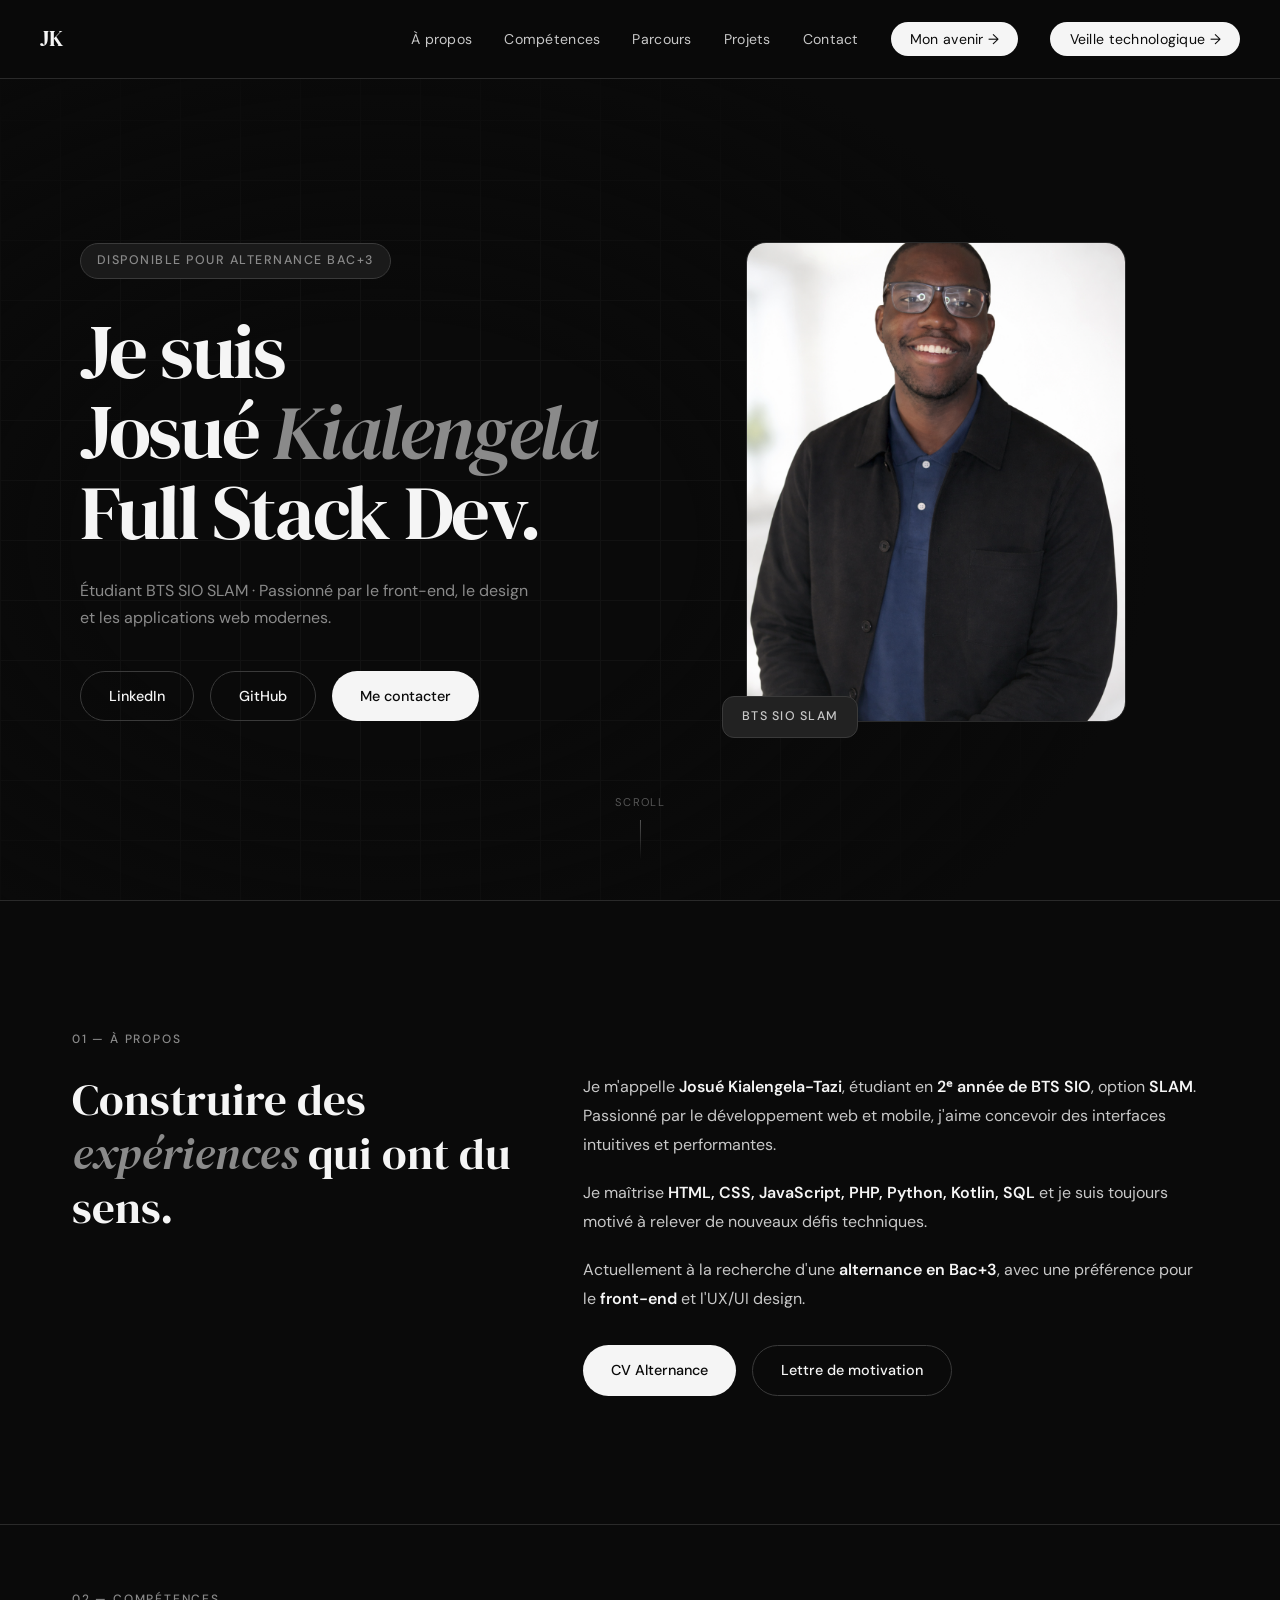
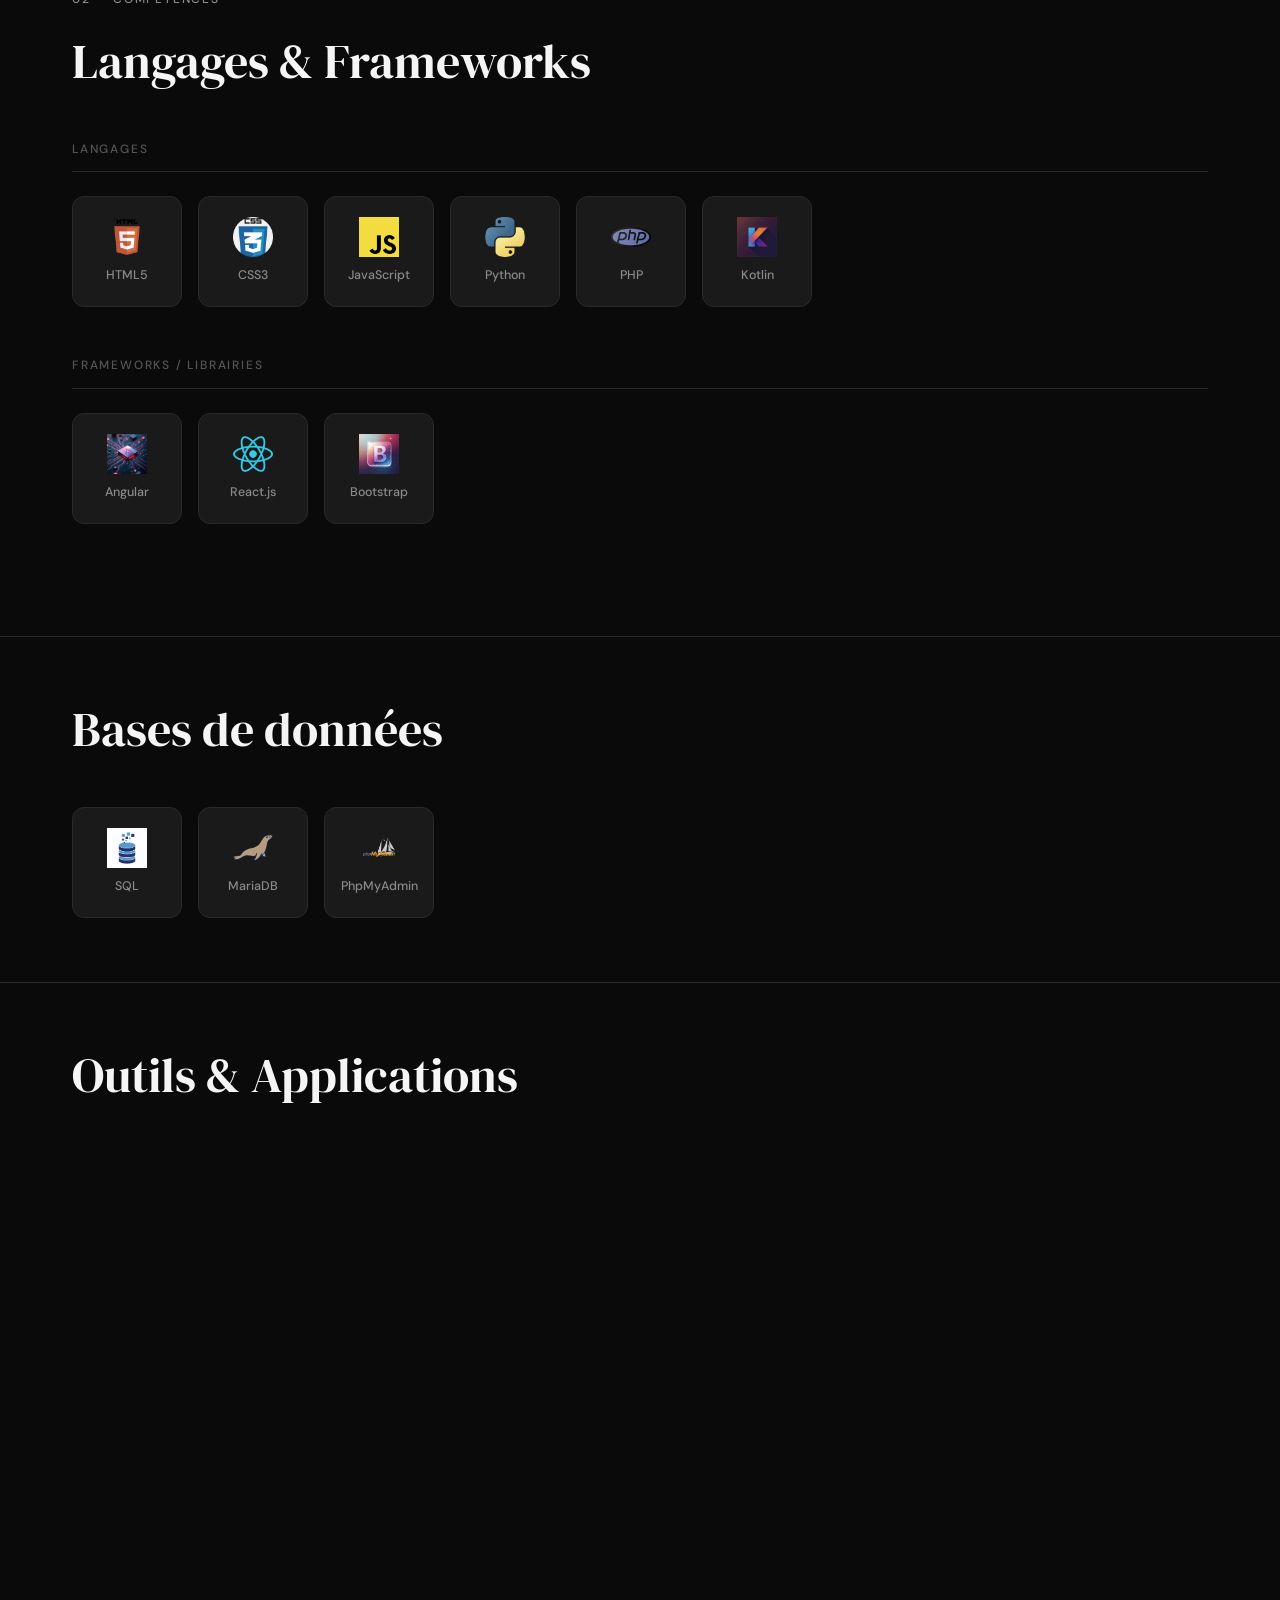
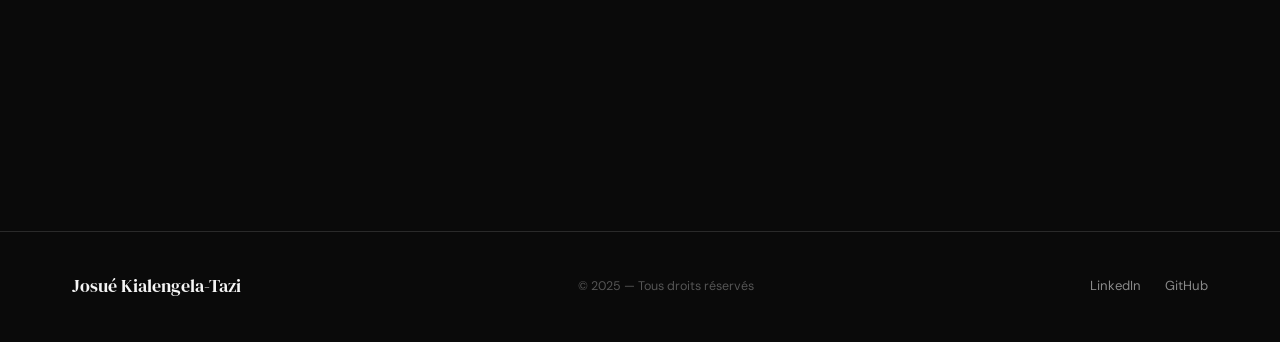
<file: index.html>
<!DOCTYPE html>
<html lang="fr">
<head>
    <meta charset="UTF-8">
    <meta name="viewport" content="width=device-width, initial-scale=1.0">
    <meta name="description" content="Portfolio de Josué Kialengela - Développement web, projets et objectifs professionnels.">
    <meta name="author" content="Josué Kialengela">
    <meta name="keywords" content="Portfolio, Développement web, Angular, HTML, CSS, Projets, Josué Kialengela">
    <title>Josué Kialengela — Portfolio</title>
    <link rel="stylesheet" href="style.css">
    <link href="https://fonts.googleapis.com/css2?family=DM+Serif+Display:ital@0;1&family=DM+Sans:wght@300;400;500;600&display=swap" rel="stylesheet">
</head>
<body>

    <!-- HEADER -->
    <header class="header">
        <a href="index.html" class="logo">JK</a>
        <nav class="nav">
            <ul>
                <li><a href="#About">À propos</a></li>
                <li><a href="#Skill-code">Compétences</a></li>
                <li><a href="#Parcour">Parcours</a></li>
                <li><a href="#Projects">Projets</a></li>
                <li><a href="#Contact">Contact</a></li>
                <li><a href="futur.html" class="nav-cta" target="_blank">Mon avenir →</a></li>
                <li><a href="Connection.html" class="nav-cta" target="_blank">Veille technologique →</a></li>
            </ul>
        </nav>
        <button class="menu-toggle" id="menuToggle">☰</button>
    </header>

    <!-- HERO -->
    <section class="hero">
        <div class="hero-bg-grid"></div>
        <div class="hero-content">
            <div class="hero-eyebrow">Disponible pour alternance Bac+3</div>
            <h1 class="hero-title">
                <span class="hero-line">Je suis</span>
                <span class="hero-line hero-name">Josué<em> Kialengela</em></span>
                <span class="hero-line">Full Stack Dev.</span>
            </h1>
            <p class="hero-sub">Étudiant BTS SIO SLAM · Passionné par le front-end, le design et les applications web modernes.</p>
            <div class="hero-actions">
                <a href="https://www.linkedin.com/in/josu%C3%A9-kialengela-tazi/" class="btn btn-outline" target="_blank">LinkedIn</a>
                <a href="https://github.com/Josue4231" class="btn btn-outline" target="_blank">GitHub</a>
                <a href="#Contact" class="btn btn-solid">Me contacter</a>
            </div>
        </div>
        <div class="hero-visual">
            <div class="hero-img-wrap">
                <img src="img/Portrait professionnel souriant en entreprise.png" alt="Photo de Josué">
                <div class="hero-img-badge">BTS SIO SLAM</div>
            </div>
        </div>
        <div class="hero-scroll-hint">
            <span>Scroll</span>
            <div class="scroll-line"></div>
        </div>
    </section>

    <!-- ABOUT -->
    <section id="About">
        <div class="container">
            <div class="section-label">01 — À propos</div>
            <div class="about-grid">
                <div class="about-heading">
                    <h2>Construire des <em>expériences</em> qui ont du sens.</h2>
                </div>
                <div class="about-body">
                    <p>Je m'appelle <strong>Josué Kialengela-Tazi</strong>, étudiant en <strong>2ᵉ année de BTS SIO</strong>, option <strong>SLAM</strong>. Passionné par le développement web et mobile, j'aime concevoir des interfaces intuitives et performantes.</p>
                    <p>Je maîtrise <strong>HTML, CSS, JavaScript, PHP, Python, Kotlin, SQL</strong> et je suis toujours motivé à relever de nouveaux défis techniques.</p>
                    <p>Actuellement à la recherche d'une <strong>alternance en Bac+3</strong>, avec une préférence pour le <strong>front-end</strong> et l'UX/UI design.</p>
                    <div class="about-actions">
                        <a href="img/Alternance 3.0.pdf" class="btn btn-solid" target="_blank">CV Alternance</a>
                        <a href="img/CL_2025-12-21_Josué_KIALENGELA-TAZI 2.pdf" class="btn btn-outline" target="_blank">Lettre de motivation</a>
                    </div>
                </div>
            </div>
        </div>
    </section>

    <!-- SKILLS -->
    <section id="Skill-code">
        <div class="container">
            <div class="section-label">02 — Compétences</div>
            <h2 class="section-title">Langages & Frameworks</h2>
            <div class="skills-category">
                <h3 class="skills-cat-title">Langages</h3>
                <div class="skills-grid">
                    <div class="skill-card"><img src="img/html5_16183594.png" alt="HTML5"><span>HTML5</span></div>
                    <div class="skill-card"><img src="img/css_919826.png" alt="CSS3"><span>CSS3</span></div>
                    <div class="skill-card"><img src="img/js_5968292.png" alt="JavaScript"><span>JavaScript</span></div>
                    <div class="skill-card"><img src="img/python_5968350.png" alt="Python"><span>Python</span></div>
                    <div class="skill-card"><img src="img/programing_15484314.png" alt="PHP"><span>PHP</span></div>
                    <div class="skill-card"><img src="img/KOt.png" alt="Kotlin"><span>Kotlin</span></div>
                </div>
            </div>
            <div class="skills-category">
                <h3 class="skills-cat-title">Frameworks / Librairies</h3>
                <div class="skills-grid">
                    <div class="skill-card"><img src="img/Angular (2).png" alt="Angular"><span>Angular</span></div>
                    <div class="skill-card"><img src="img/react-js-icon.png" alt="React.js"><span>React.js</span></div>
                    <div class="skill-card"><img src="img/boostrap.png" alt="Bootstrap"><span>Bootstrap</span></div>
                </div>
            </div>
        </div>
    </section>

    <section id="Skill-db">
        <div class="container">
            <h2 class="section-title">Bases de données</h2>
            <div class="skills-grid">
                <div class="skill-card"><img src="img/cfa2af18-ecdf-4ba8-b85b-c113fbe6176c.jpg" alt="SQL"><span>SQL</span></div>
                <div class="skill-card"><img src="img/mariadb-filled-.svg" alt="MariaDB"><span>MariaDB</span></div>
                <div class="skill-card"><img src="img/phpmyadmin.png" alt="PhpMyAdmin"><span>PhpMyAdmin</span></div>
            </div>
        </div>
    </section>

    <section id="Skill-tools">
        <div class="container">
            <h2 class="section-title">Outils & Applications</h2>
            <div class="skills-grid">
                <div class="skill-card"><img src="img/github.png" alt="Github"><span>GitHub</span></div>
                <div class="skill-card"><img src="img/vscode.png" alt="VSCode"><span>VS Code</span></div>
                <div class="skill-card"><img src="img/icons8-intellij-idea-48.png" alt="IntelliJ"><span>IntelliJ</span></div>
                <div class="skill-card"><img src="img/ubuntu.png" alt="Ubuntu"><span>Ubuntu</span></div>
                <div class="skill-card"><img src="img/figma.png" alt="Figma"><span>Figma</span></div>
                <div class="skill-card"><img src="img/worldpress.png" alt="WordPress"><span>WordPress</span></div>
                <div class="skill-card"><img src="img/trello.jpg" alt="Trello"><span>Trello</span></div>
                <div class="skill-card"><img src="img/prestashop.png" alt="PrestaShop"><span>PrestaShop</span></div>
                <div class="skill-card"><img src="img/spopify.png" alt="Shopify"><span>Shopify</span></div>
            </div>
        </div>
    </section>

    <!-- PARCOURS -->
    <section id="Parcour">
        <div class="container">
            <div class="section-label">03 — Parcours</div>
            <h2 class="section-title">Éducation & Expériences</h2>
            <div class="timeline-grid">

                <!-- EDUCATION -->
                <div class="timeline-col">
                    <h3 class="timeline-col-title">🎓 Éducation</h3>

                    <div class="timeline-item">
                        <div class="timeline-dot"></div>
                        <div class="timeline-content">
                            <span class="timeline-date">2024 – 2026</span>
                            <h4>BTS SIO SLAM</h4>
                            <p class="timeline-org">Lycée Leonard de Vinci — Melun</p>
                            <p>Formation orientée développement d'applications. Projets en <strong>HTML, CSS, JavaScript, PHP, SQL, Python</strong>. Spécialisation gestion BDD et applications web.</p>
                            <div class="tags"><span>SLAM</span><span>En cours</span></div>
                        </div>
                    </div>

                    <div class="timeline-item">
                        <div class="timeline-dot"></div>
                        <div class="timeline-content">
                            <span class="timeline-date">2023 – 2024</span>
                            <h4>Licence Sciences de l'Ingénieur</h4>
                            <p class="timeline-org">Université Sorbonne Paris Nord — Villetaneuse</p>
                            <p>Bases scientifiques et technologiques : <strong>mathématiques, informatique et logique scientifique</strong>.</p>
                        </div>
                    </div>

                    <div class="timeline-item">
                        <div class="timeline-dot"></div>
                        <div class="timeline-content">
                            <span class="timeline-date">2020 – 2023</span>
                            <h4>Baccalauréat Général</h4>
                            <p class="timeline-org">Lycée Henri Wallon — Aubervilliers</p>
                            <p>Spécialités <strong>Mathématiques & Physique-Chimie</strong>. Compétences en logique et résolution de problèmes.</p>
                        </div>
                    </div>
                </div>

                <!-- EXPERIENCE -->
                <div class="timeline-col">
                    <h3 class="timeline-col-title">💼 Expériences</h3>

                    <div class="timeline-item">
                        <div class="timeline-dot"></div>
                        <div class="timeline-content">
                            <span class="timeline-date">Jan – Fév 2026</span>
                            <h4>Assistant E-commerce — Création de Sites Web</h4>
                            <p class="timeline-org"><a href="https://ouesoagency.com/" target="_blank">Ouéso Agency</a> — Noisy-le-Grand</p>
                            <ul>
                                <li>Intégration de contenus sur PrestaShop, WordPress, Wix et Shopify</li>
                                <li>Personnalisation templates et ajustements design</li>
                                <li>Tests fonctionnels et optimisation UX</li>
                            </ul>
                            <div class="tags"><span>PrestaShop</span><span>Shopify</span><span>WordPress</span><span>Excel</span></div>
                            <a href="stage.html" class="timeline-link">Rapport de stage →</a>
                        </div>
                    </div>

                    <div class="timeline-item">
                        <div class="timeline-dot"></div>
                        <div class="timeline-content">
                            <span class="timeline-date">Mai – Juin 2025</span>
                            <h4>Développeur Web</h4>
                            <p class="timeline-org">Barber Shop Norvegien 007</p>
                            <ul>
                                <li>Création d'un site vitrine responsive (HTML, CSS, JS)</li>
                                <li>Formulaire de contact, galerie photo, tarifs dynamiques</li>
                                <li>Mise en ligne via GitHub Pages</li>
                            </ul>
                            <div class="tags"><span>HTML</span><span>CSS</span><span>JavaScript</span><span>Bootstrap</span></div>
                            <div class="timeline-links">
                                <a href="https://github.com/Josue4231/MonCoiffeurEnLigne.com" class="timeline-link" target="_blank">GitHub →</a>
                                <a href="#" class="timeline-link">Rapport de stage →</a>
                            </div>
                        </div>
                    </div>

                    <div class="timeline-item">
                        <div class="timeline-dot"></div>
                        <div class="timeline-content">
                            <span class="timeline-date">Oct – Nov 2021</span>
                            <h4>Assistant de gestion de rayon</h4>
                            <p class="timeline-org">Franprix</p>
                            <ul>
                                <li>Mise en rayon et gestion des stocks</li>
                                <li>Accueil et conseil clientèle</li>
                            </ul>
                        </div>
                    </div>
                </div>

            </div>
        </div>
    </section>

    <!-- PROJECTS -->
    <section id="Projects">
        <div class="container">
            <div class="section-label">04 — Projets</div>
            <h2 class="section-title">Mes Projets</h2>
            <div class="filters">
                <button class="filter-btn active" onclick="filterProjects('all', this)">Tous</button>
                <button class="filter-btn" onclick="filterProjects('ecole', this)">École</button>
                <button class="filter-btn" onclick="filterProjects('perso', this)">Personnel</button>
            </div>
            <div class="projects-grid">

                <div class="project-card ecole" data-cat="ecole">
                    <div class="project-img-wrap">
                        <a href="portfolio-detail.html"><img src="img/portfolio.png" alt="Portfolio Bootstrap"></a>
                        <span class="project-tag">École</span>
                    </div>
                    <div class="project-info">
                        <a href="https://github.com/Josue4231/portfolio-sio" class="project-title" target="_blank">Portfolio Bootstrap</a>
                        <p>Portfolio statique en <strong>Bootstrap 5</strong> avec Pelican. Navigation fluide et responsive, présentation de compétences et projets.</p>
                        <div class="project-tags"><span>Bootstrap</span><span>HTML</span><span>CSS</span></div>
                    </div>
                </div>

                <div class="project-card perso" data-cat="perso">
                    <div class="project-img-wrap">
                        <a href="film-detail.html"><img src="img/film.png" alt="Films TMDb"></a>
                        <span class="project-tag">Personnel</span>
                    </div>
                    <div class="project-info">
                        <a href="https://github.com/Josue4231/film" class="project-title" target="_blank">Films TMDb</a>
                        <p>Application de recherche de films via l'API <strong>TMDb</strong>. Tri par genre, affiches, notes et résumés en temps réel.</p>
                        <div class="project-tags"><span>JavaScript</span><span>API</span></div>
                    </div>
                </div>

                <div class="project-card perso" data-cat="perso">
                    <div class="project-img-wrap">
                        <a href="#"><img src="img/anime youtube.png" alt="Recherche YouTube"></a>
                        <span class="project-tag">Personnel</span>
                    </div>
                    <div class="project-info">
                        <a href="https://github.com/Josue4231/-Recherche-Chanson-Vid-o-YouTube" class="project-title" target="_blank">Recherche YouTube</a>
                        <p>Application de recherche musicale avec intégration YouTube et création de playlists temporaires.</p>
                        <div class="project-tags"><span>JavaScript</span><span>YouTube API</span></div>
                    </div>
                </div>

                <div class="project-card ecole" data-cat="ecole">
                    <div class="project-img-wrap">
                        <a href="kotlin-detail.html"><img src="img/kotlin123.png" alt="Kotlin Monster"></a>
                        <span class="project-tag">École</span>
                    </div>
                    <div class="project-info">
                        <a href="https://github.com/Josue4231/kotlin-Monsters" class="project-title" target="_blank">Kotlin Monster</a>
                        <p>Jeu d'aventure inspiré de Pokémon en <strong>Kotlin</strong> : capture, évolution, combats et exploration de zones.</p>
                        <div class="project-tags"><span>Kotlin</span></div>
                    </div>
                </div>

                <div class="project-card ecole" data-cat="ecole">
                    <div class="project-img-wrap">
                        <a href="eurocatears-detail.html"><img src="img/Eurocoaters.png" alt="Eurocatears"></a>
                        <span class="project-tag">École</span>
                    </div>
                    <div class="project-info">
                        <a href="https://github.com/Josue4231/Projet-Eurocatears" class="project-title" target="_blank">Projet Eurocatears</a>
                        <p>Base de données sur les parcs et montagnes russes d'Europe. UML, SQL, <strong>MariaDB</strong>.</p>
                        <div class="project-tags"><span>SQL</span><span>MariaDB</span><span>UML</span></div>
                    </div>
                </div>

                <div class="project-card perso" data-cat="perso">
                    <div class="project-img-wrap">
                        <a href="google.html" target="_blank"><img src="img/google.png" alt="Google Clone"></a>
                        <span class="project-tag">Personnel</span>
                    </div>
                    <div class="project-info">
                        <a href="#" class="project-title">Google Clone</a>
                        <p>Reproduction fidèle du moteur de recherche Google en <strong>HTML et CSS</strong> avec barre fonctionnelle.</p>
                        <div class="project-tags"><span>HTML</span><span>CSS</span></div>
                    </div>
                </div>

                <div class="project-card ecole" data-cat="ecole">
                    <div class="project-img-wrap">
                        <a href="sav-detail.html"><img src="img/sav app.png" alt="Sav App"></a>
                        <span class="project-tag">École</span>
                    </div>
                    <div class="project-info">
                        <a href="https://github.com/Josue4231/Savon-api" class="project-title" target="_blank">SAV App — Angular</a>
                        <p>Application front-end en <strong>Angular</strong> : architecture modulaire, gestion des routes, préparation API.</p>
                        <div class="project-tags"><span>Angular</span><span>TypeScript</span></div>
                    </div>
                </div>

                <div class="project-card ecole" data-cat="ecole">
                    <div class="project-img-wrap">
                        <a href="jojgame-detail.html"><img src="img/Jogame.png" alt="JojGame"></a>
                        <span class="project-tag">École</span>
                    </div>
                    <div class="project-info">
                        <a href="https://github.com/Josue4231/projet-web-commerce-Jojgame-" class="project-title" target="_blank">JojGame — E-commerce</a>
                        <p>Site e-commerce dédié aux jeux vidéo : panier, affichage produits dynamique, design responsive.</p>
                        <div class="project-tags"><span>HTML</span><span>CSS</span><span>JavaScript</span></div>
                    </div>
                </div>

                <div class="project-card perso" data-cat="perso">
                    <div class="project-img-wrap">
                        <a href="moviedb-detail.html"><img src="img/Movied.png" alt="Movie DB"></a>
                        <span class="project-tag">Personnel</span>
                    </div>
                    <div class="project-info">
                        <a href="https://github.com/Josue4231/Projet-API-Movie-DB" class="project-title" target="_blank">Movie DB — PHP</a>
                        <p>Application full-stack <strong>PHP + Bootstrap</strong> connectée à l'API TMDb. Recherche par titre, genre, acteur.</p>
                        <div class="project-tags"><span>PHP</span><span>Bootstrap</span><span>API</span></div>
                    </div>
                </div>

            </div>
        </div>
    </section>

    <!-- CONTACT -->
    <section id="Contact">
        <div class="container">
            <div class="section-label">05 — Contact</div>
            <h2 class="section-title">Travaillons ensemble</h2>
            <div class="contact-grid">
                <div class="contact-info">
                    <p>Je suis à la recherche d'une <strong>alternance Bac+3</strong> à partir de la prochaine rentrée. N'hésitez pas à me contacter pour discuter d'une collaboration.</p>
                    <div class="contact-links">
                        <a href="https://www.linkedin.com/in/josu%C3%A9-kialengela-tazi/" target="_blank" class="contact-link">LinkedIn →</a>
                        <a href="https://github.com/Josue4231" target="_blank" class="contact-link">GitHub →</a>
                    </div>
                </div>
                <form class="contact-form" action="https://formspree.io/f/xgoneowl" method="POST">
                    <div class="form-row">
                        <div class="form-group">
                            <label for="name">Nom et prénom *</label>
                            <input type="text" name="name" id="name" placeholder="Votre nom" minlength="3" maxlength="80" required>
                        </div>
                        <div class="form-group">
                            <label for="email">Email *</label>
                            <input type="email" name="email" id="email" placeholder="votre@email.com" maxlength="50" required>
                        </div>
                    </div>
                    <div class="form-group">
                        <label for="message">Message *</label>
                        <textarea name="message" id="message" rows="5" placeholder="Votre message..."></textarea>
                    </div>
                    <button type="submit" class="btn btn-solid">Envoyer le message</button>
                </form>
            </div>
        </div>
    </section>

    <!-- AVIS -->
    <section id="avis">
        <div class="container">
            <div class="section-label">06 — Avis</div>
            <h2 class="section-title">Votre avis sur mon portfolio</h2>
            <div class="review-wrap">
                <form class="contact-form review-form" action="https://formspree.io/f/xgoneowl" method="POST">
                    <div class="form-row">
                        <div class="form-group">
                            <label for="review-firstname">Prénom *</label>
                            <input type="text" id="review-firstname" name="prenom" placeholder="Votre prénom">
                        </div>
                        <div class="form-group">
                            <label for="review-lastname">Nom *</label>
                            <input type="text" id="review-lastname" name="nom" placeholder="Votre nom">
                        </div>
                    </div>
                    <div class="form-row">
                        <div class="form-group">
                            <label for="status">Vous êtes :</label>
                            <select id="status" name="statut">
                                <option>Étudiant</option><option>Développeur</option>
                                <option>Recruteur</option><option>Employé</option><option>Autre</option>
                            </select>
                        </div>
                        <div class="form-group">
                            <label for="note">Note :</label>
                            <select id="note" name="note">
                                <option>⭐</option><option>⭐⭐</option><option>⭐⭐⭐</option>
                                <option>⭐⭐⭐⭐</option><option>⭐⭐⭐⭐⭐</option>
                            </select>
                        </div>
                    </div>
                    <div class="form-group">
                        <label for="company">Entreprise / École</label>
                        <input type="text" id="company" name="entreprise" placeholder="Nom de votre structure">
                    </div>
                    <div class="form-group">
                        <label for="review-text">Votre avis</label>
                        <textarea id="review-text" name="avis" rows="4" placeholder="Donnez votre avis sur mon portfolio..."></textarea>
                    </div>
                    <button type="submit" class="btn btn-solid">Publier l'avis</button>
                </form>
            </div>
        </div>
    </section>

    <!-- MUSIQUE -->
    <section id="musique">
        <div class="container">
            <div class="section-label">— Musique</div>
            <h2 class="section-title">Ce que j'écoute</h2>
            <div class="music-grid">
                <div class="music-card">
                    <img src="img/all in you.jpg" alt="All in You">
                    <div class="music-info">
                        <h3>All in You</h3>
                        <span>Whois Taino</span>
                        <a href="https://www.youtube.com/watch?v=RU76WwYkATw" target="_blank" class="btn btn-outline btn-sm">▶ Play</a>
                    </div>
                </div>
                <div class="music-card">
                    <img src="img/shiawase.jpg" alt="Shiawase">
                    <div class="music-info">
                        <h3>Shiawase</h3>
                        <span>Dion Timmer</span>
                        <a href="https://www.youtube.com/watch?v=N-V3zqvtbCM" target="_blank" class="btn btn-outline btn-sm">▶ Play</a>
                    </div>
                </div>
                <div class="music-card">
                    <img src="img/consume.jpg" alt="Consume">
                    <div class="music-info">
                        <h3>Consume</h3>
                        <span>Bearky</span>
                        <a href="https://www.youtube.com/watch?v=OQKN1Aqe69k" target="_blank" class="btn btn-outline btn-sm">▶ Play</a>
                    </div>
                </div>
                <div class="music-card">
                    <img src="img/blackclover.jpg" alt="Black Clover">
                    <div class="music-info">
                        <h3>Black Clover</h3>
                        <span>Black Clover Op3</span>
                        <a href="https://www.youtube.com/watch?v=dUiDZJMPh-s" target="_blank" class="btn btn-outline btn-sm">▶ Play</a>
                    </div>
                </div>
                <div class="music-card">
                    <img src="img/bad liar.jpg" alt="Bad Liar">
                    <div class="music-info">
                        <h3>Bad Liar</h3>
                        <span>Imagine Dragons</span>
                        <a href="https://www.youtube.com/watch?v=I-QfPUz1es8" target="_blank" class="btn btn-outline btn-sm">▶ Play</a>
                    </div>
                </div>
            </div>
        </div>
    </section>

    <!-- FOOTER -->
    <footer class="footer">
        <div class="container footer-inner">
            <span class="footer-name">Josué Kialengela-Tazi</span>
            <span class="footer-copy">© 2025 — Tous droits réservés</span>
            <div class="footer-links">
                <a href="https://www.linkedin.com/in/josu%C3%A9-kialengela-tazi/" target="_blank">LinkedIn</a>
                <a href="https://github.com/Josue4231" target="_blank">GitHub</a>
            </div>
        </div>
    </footer>

    <script>
        // Filter projects
        function filterProjects(cat, btn) {
            const cards = document.querySelectorAll('.project-card');
            cards.forEach(card => {
                if (cat === 'all' || card.dataset.cat === cat) {
                    card.style.display = 'flex';
                    setTimeout(() => card.style.opacity = '1', 10);
                } else {
                    card.style.opacity = '0';
                    setTimeout(() => card.style.display = 'none', 300);
                }
            });
            document.querySelectorAll('.filter-btn').forEach(b => b.classList.remove('active'));
            if (btn) btn.classList.add('active');
        }

        // Mobile menu toggle
        document.getElementById('menuToggle')?.addEventListener('click', () => {
            document.querySelector('.nav').classList.toggle('open');
        });

        // Scroll reveal
        const observer = new IntersectionObserver((entries) => {
            entries.forEach(e => {
                if (e.isIntersecting) {
                    e.target.classList.add('visible');
                }
            });
        }, { threshold: 0.1 });

        document.querySelectorAll('section, .project-card, .skill-card, .timeline-item').forEach(el => {
            el.classList.add('reveal');
            observer.observe(el);
        });
    </script>
</body>
</html>
</file>
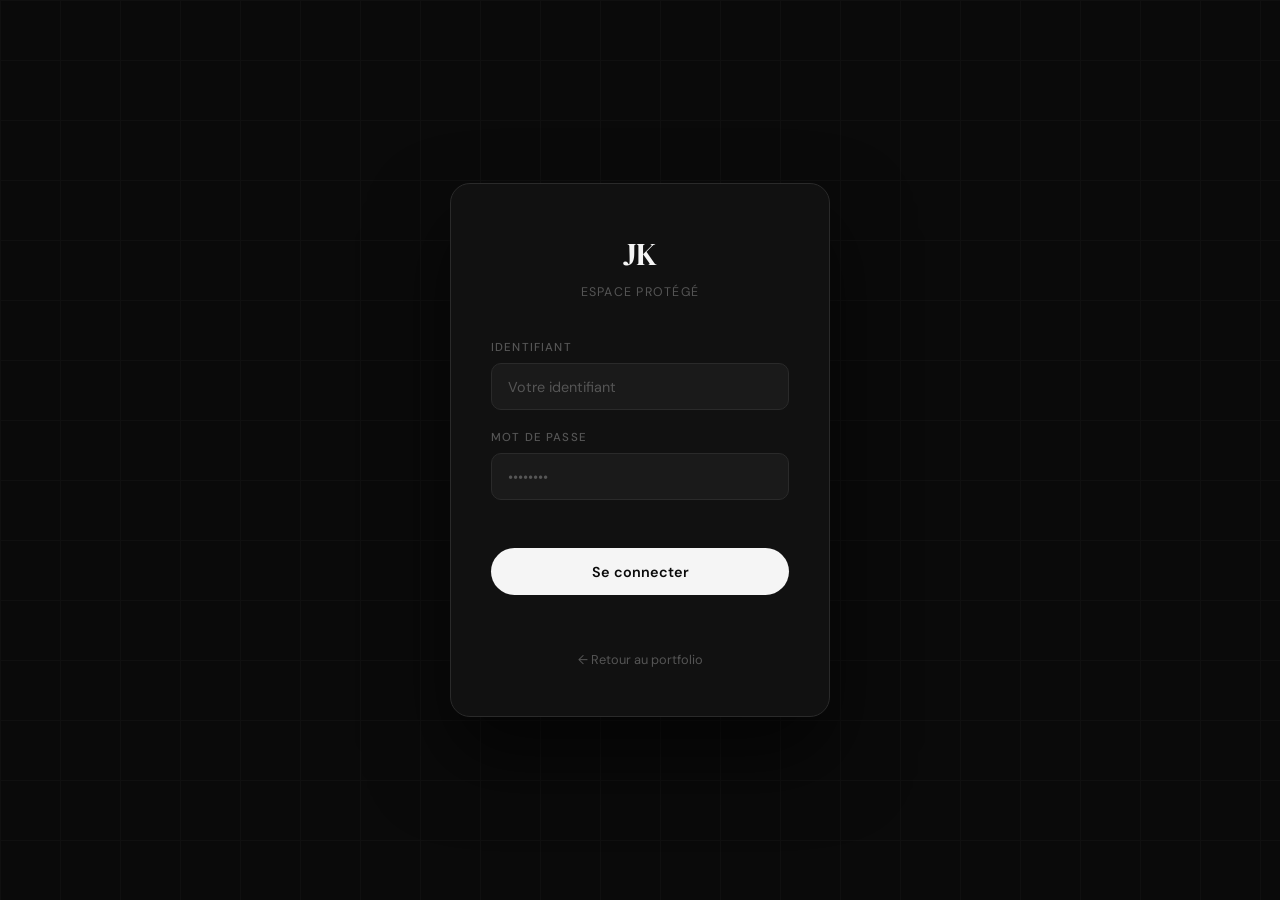
<file: Connection.html>
<!DOCTYPE html>
<html lang="fr">
<head>
<meta charset="UTF-8">
<meta name="viewport" content="width=device-width, initial-scale=1.0">
<title>Connexion — Josué Kialengela</title>
<link href="https://fonts.googleapis.com/css2?family=DM+Serif+Display:ital@0;1&family=DM+Sans:wght@300;400;500;600&display=swap" rel="stylesheet">
<style>
*, *::before, *::after { box-sizing: border-box; margin: 0; padding: 0; }

:root {
  --bg: #0a0a0a;
  --bg-2: #111111;
  --bg-3: #1a1a1a;
  --border: #2a2a2a;
  --border-2: #3a3a3a;
  --white: #f5f5f5;
  --grey-1: #c8c8c8;
  --grey-2: #8a8a8a;
  --grey-3: #555555;
  --font-display: 'DM Serif Display', Georgia, serif;
  --font-body: 'DM Sans', sans-serif;
}

body {
  min-height: 100vh;
  display: flex;
  justify-content: center;
  align-items: center;
  background: var(--bg);
  font-family: var(--font-body);
  position: relative;
  overflow: hidden;
}

/* Grid background */
body::before {
  content: '';
  position: fixed;
  inset: 0;
  background-image:
    linear-gradient(var(--border) 1px, transparent 1px),
    linear-gradient(90deg, var(--border) 1px, transparent 1px);
  background-size: 60px 60px;
  opacity: 0.2;
  pointer-events: none;
}

.card {
  background: var(--bg-2);
  border: 1px solid var(--border);
  border-radius: 20px;
  padding: 3rem 2.5rem;
  width: 380px;
  position: relative;
  z-index: 1;
  box-shadow: 0 40px 80px rgba(0,0,0,0.6);
  animation: fadeIn 0.5s ease;
}

@keyframes fadeIn {
  from { opacity: 0; transform: translateY(20px); }
  to   { opacity: 1; transform: none; }
}

.card-logo {
  font-family: var(--font-display);
  font-size: 2rem;
  color: var(--white);
  text-align: center;
  margin-bottom: 0.5rem;
  letter-spacing: -0.02em;
}

.card-sub {
  text-align: center;
  font-size: 0.78rem;
  color: var(--grey-3);
  letter-spacing: 0.1em;
  text-transform: uppercase;
  margin-bottom: 2.5rem;
}

.form-group {
  margin-bottom: 1.25rem;
}

label {
  display: block;
  font-size: 0.72rem;
  font-weight: 500;
  letter-spacing: 0.1em;
  text-transform: uppercase;
  color: var(--grey-3);
  margin-bottom: 0.5rem;
}

input {
  width: 100%;
  padding: 0.85rem 1rem;
  background: var(--bg-3);
  border: 1px solid var(--border);
  border-radius: 10px;
  color: var(--white);
  font-family: var(--font-body);
  font-size: 0.9rem;
  outline: none;
  transition: border-color 0.2s, box-shadow 0.2s;
}

input::placeholder { color: var(--grey-3); }

input:focus {
  border-color: var(--border-2);
  box-shadow: 0 0 0 3px rgba(255,255,255,0.04);
}

button {
  width: 100%;
  margin-top: 1.75rem;
  padding: 0.9rem;
  background: var(--white);
  color: var(--bg);
  border: none;
  border-radius: 999px;
  font-family: var(--font-body);
  font-size: 0.9rem;
  font-weight: 600;
  cursor: pointer;
  transition: background 0.2s, transform 0.2s;
}

button:hover {
  background: var(--grey-1);
  transform: translateY(-2px);
}

#error {
  margin-top: 1rem;
  text-align: center;
  font-size: 0.82rem;
  color: #e87070;
  min-height: 1.2em;
}

.back-link {
  display: block;
  text-align: center;
  margin-top: 1.5rem;
  font-size: 0.8rem;
  color: var(--grey-3);
  text-decoration: none;
  transition: color 0.2s;
}
.back-link:hover { color: var(--white); }
</style>
</head>
<body>

<div class="card">
  <div class="card-logo">JK</div>
  <div class="card-sub">Espace protégé</div>

  <form id="loginForm">
    <div class="form-group">
      <label for="id">Identifiant</label>
      <input type="text" id="id" placeholder="Votre identifiant" required>
    </div>
    <div class="form-group">
      <label for="mdp">Mot de passe</label>
      <input type="password" id="mdp" placeholder="••••••••" required>
    </div>
    <button type="submit">Se connecter</button>
    <p id="error"></p>
  </form>

  <a href="index.html" class="back-link">← Retour au portfolio</a>
</div>

<script>
document.getElementById("loginForm").addEventListener("submit", function(e) {
  e.preventDefault();
  const id = document.getElementById("id").value;
  const mdp = document.getElementById("mdp").value;
  const err = document.getElementById("error");

  if (id === "jojoboss" && mdp === "Vubpoc74") {
    window.location.href = "veille.html";
  } else {
    err.textContent = "Identifiant ou mot de passe incorrect.";
    document.querySelector('.card').style.animation = 'shake 0.3s ease';
    setTimeout(() => document.querySelector('.card').style.animation = '', 400);
  }
});
</script>
</body>
</html>
</file>
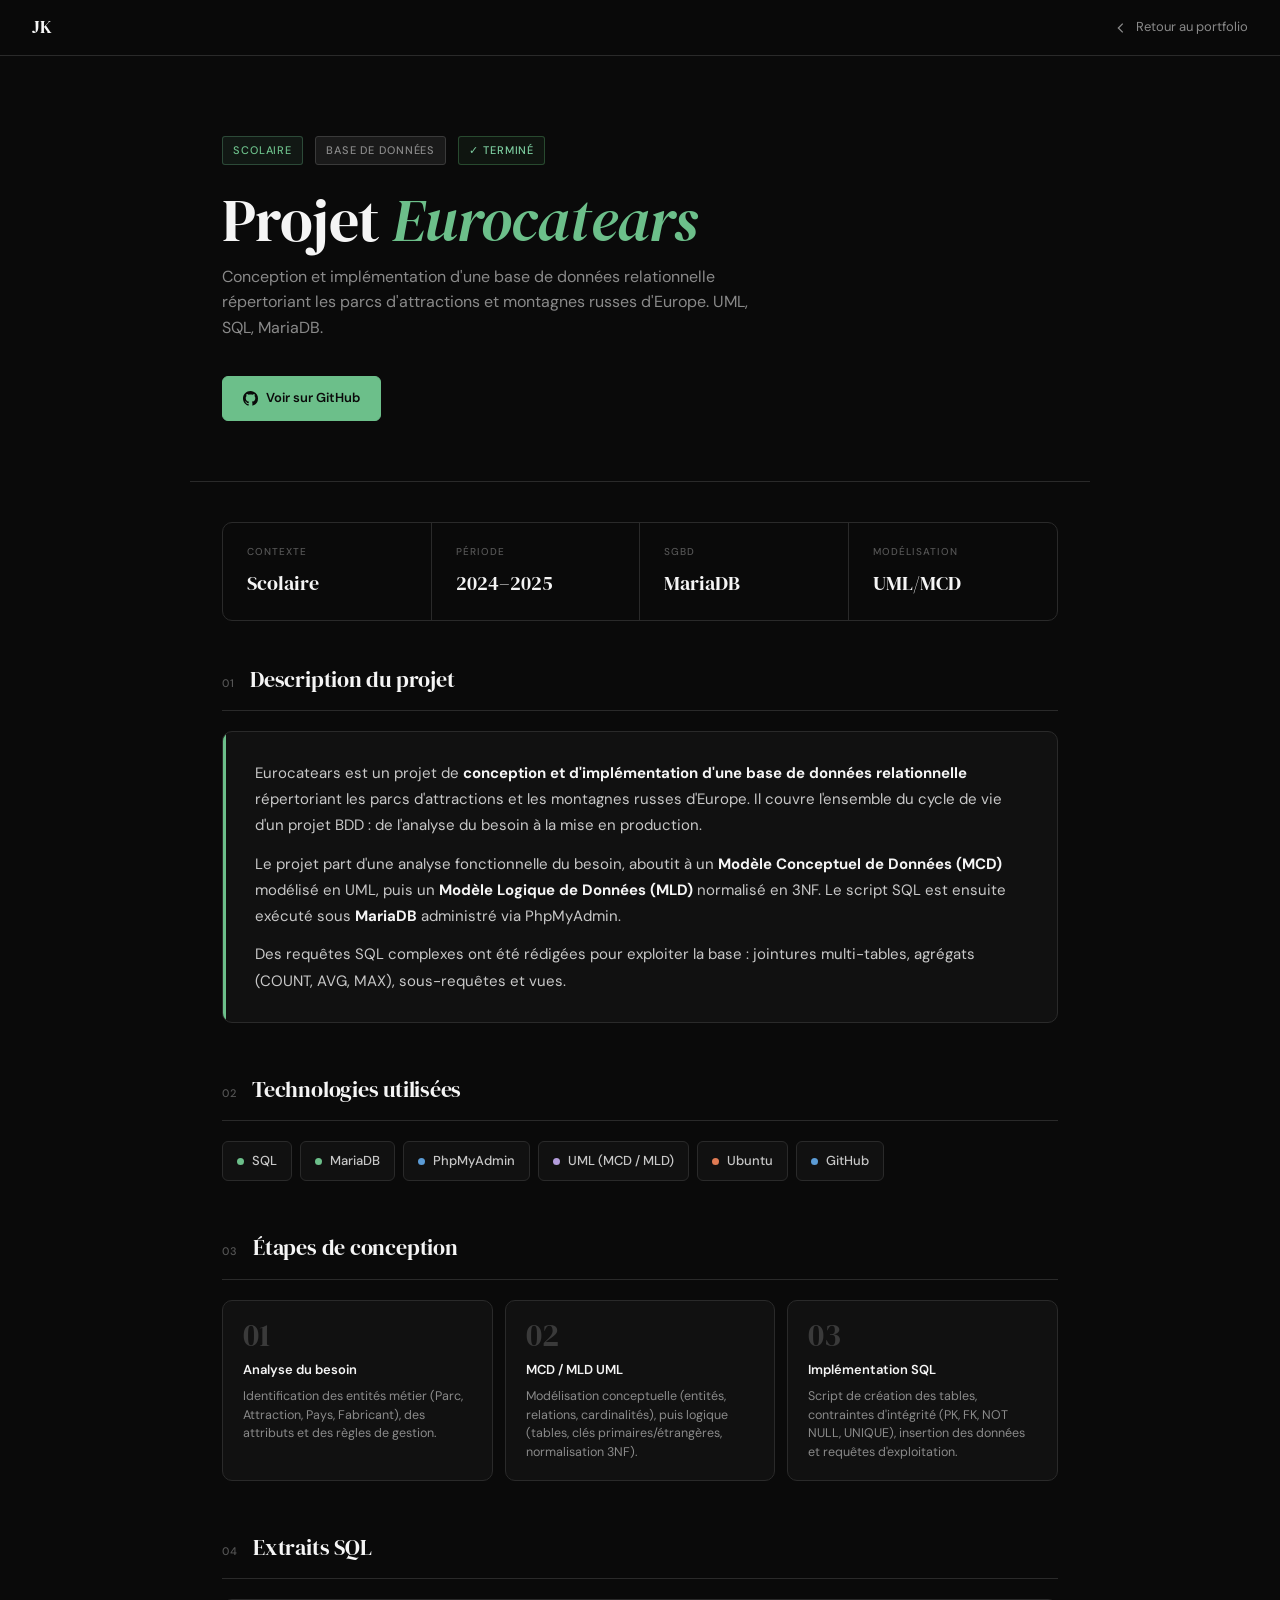
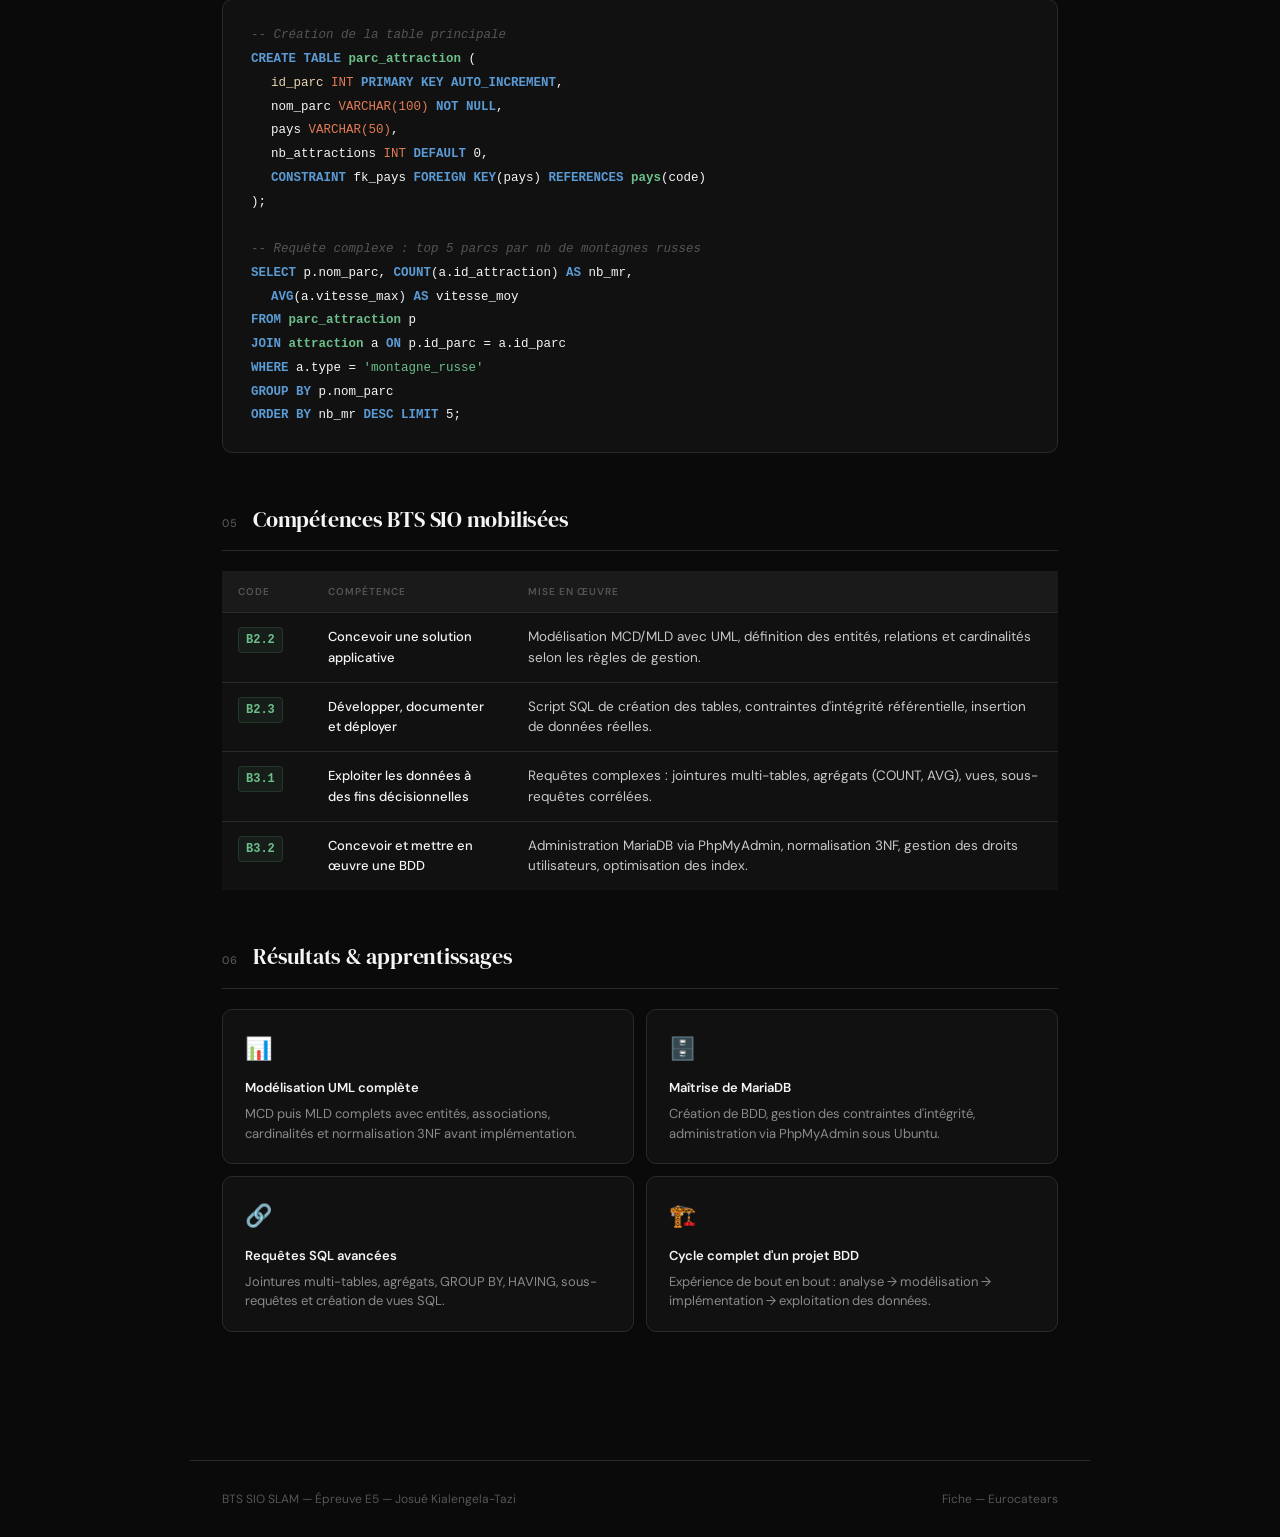
<file: eurocatears-detail.html>
<!DOCTYPE html>
<html lang="fr">
<head>
<meta charset="UTF-8">
<meta name="viewport" content="width=device-width, initial-scale=1.0">
<title>Eurocatears — Fiche Projet</title>
<link rel="preconnect" href="https://fonts.googleapis.com">
<link href="https://fonts.googleapis.com/css2?family=DM+Serif+Display:ital@0;1&family=DM+Sans:wght@300;400;500;600&display=swap" rel="stylesheet">
<style>
  :root {
    --bg: #0a0a0a; --bg-2: #111111; --bg-3: #1a1a1a; --bg-4: #222222;
    --border: #2a2a2a; --border-2: #3a3a3a;
    --white: #f5f5f5; --grey-1: #c8c8c8; --grey-2: #8a8a8a; --grey-3: #555555;
    --font-display: 'DM Serif Display', Georgia, serif;
    --font-body: 'DM Sans', sans-serif;
    --container: 900px;
    --accent: #6cbf8a;
    --accent-dim: rgba(108, 191, 138, 0.08);
  }
  *, *::before, *::after { margin: 0; padding: 0; box-sizing: border-box; }
  body { background: var(--bg); color: var(--white); font-family: var(--font-body); font-size: 15px; line-height: 1.7; }
  a { color: inherit; text-decoration: none; }

  nav { position: fixed; top: 0; left: 0; right: 0; z-index: 100; background: rgba(10,10,10,0.92); backdrop-filter: blur(12px); border-bottom: 1px solid var(--border); padding: 0 32px; height: 56px; display: flex; align-items: center; justify-content: space-between; }
  .nav-logo { font-family: var(--font-display); font-size: 18px; }
  .nav-back { display: flex; align-items: center; gap: 8px; font-size: 13px; color: var(--grey-2); transition: color 0.2s; }
  .nav-back:hover { color: var(--white); }
  .nav-back svg { width: 14px; height: 14px; }

  .hero { margin-top: 56px; padding: 80px 32px 60px; max-width: var(--container); margin-left: auto; margin-right: auto; border-bottom: 1px solid var(--border); }
  .hero-meta { display: flex; align-items: center; gap: 12px; margin-bottom: 24px; }
  .tag { font-size: 11px; font-weight: 500; letter-spacing: 0.08em; text-transform: uppercase; padding: 4px 10px; border-radius: 3px; border: 1px solid var(--border-2); color: var(--grey-2); background: var(--bg-3); }
  .tag.school { border-color: rgba(108,191,138,0.3); color: var(--accent); background: var(--accent-dim); }
  .tag.done { border-color: rgba(100,200,120,0.3); color: #7dcea0; background: rgba(100,200,120,0.06); }

  .hero h1 { font-family: var(--font-display); font-size: clamp(36px,6vw,60px); font-weight: 400; line-height: 1.05; margin-bottom: 12px; letter-spacing: -0.01em; }
  .hero h1 em { font-style: italic; color: var(--accent); }
  .hero-sub { font-size: 16px; color: var(--grey-2); max-width: 560px; margin-bottom: 36px; line-height: 1.6; }
  .hero-links { display: flex; gap: 12px; flex-wrap: wrap; }

  .btn { display: inline-flex; align-items: center; gap: 8px; font-family: var(--font-body); font-size: 13px; font-weight: 500; padding: 10px 20px; border-radius: 6px; border: 1px solid var(--border-2); background: var(--bg-3); color: var(--grey-1); cursor: pointer; transition: all 0.2s; }
  .btn:hover { background: var(--bg-4); border-color: var(--grey-3); color: var(--white); }
  .btn-primary { background: var(--accent); color: #0a0a0a; border-color: var(--accent); font-weight: 600; }
  .btn-primary:hover { background: #88d4a2; border-color: #88d4a2; color: #0a0a0a; }

  .main { max-width: var(--container); margin: 0 auto; padding: 0 32px 80px; }

  .stats-bar { display: grid; grid-template-columns: repeat(4,1fr); border: 1px solid var(--border); border-radius: 10px; overflow: hidden; margin: 40px 0; }
  .stat { padding: 20px 24px; border-right: 1px solid var(--border); }
  .stat:last-child { border-right: none; }
  .stat-label { font-size: 10px; font-weight: 500; letter-spacing: 0.1em; text-transform: uppercase; color: var(--grey-3); margin-bottom: 6px; }
  .stat-value { font-family: var(--font-display); font-size: 20px; color: var(--white); }

  .section { margin-bottom: 48px; }
  .section-header { display: flex; align-items: baseline; gap: 16px; margin-bottom: 20px; padding-bottom: 12px; border-bottom: 1px solid var(--border); }
  .section-num { font-size: 11px; color: var(--grey-3); font-weight: 500; letter-spacing: 0.05em; }
  .section-title { font-family: var(--font-display); font-size: 22px; font-weight: 400; letter-spacing: -0.01em; }

  .desc-block { background: var(--bg-2); border: 1px solid var(--border); border-radius: 10px; padding: 28px 32px; position: relative; overflow: hidden; }
  .desc-block::before { content: ''; position: absolute; left: 0; top: 0; bottom: 0; width: 3px; background: var(--accent); }
  .desc-block p { color: var(--grey-1); line-height: 1.75; font-size: 15px; }
  .desc-block p + p { margin-top: 12px; }

  .tech-grid { display: flex; flex-wrap: wrap; gap: 8px; }
  .tech-badge { display: flex; align-items: center; gap: 8px; padding: 8px 14px; background: var(--bg-2); border: 1px solid var(--border); border-radius: 6px; font-size: 13px; color: var(--grey-1); font-weight: 500; transition: border-color 0.2s, color 0.2s; }
  .tech-badge:hover { border-color: var(--border-2); color: var(--white); }
  .tech-dot { width: 7px; height: 7px; border-radius: 50%; background: var(--accent); flex-shrink: 0; }
  .tech-dot.blue { background: #5b9bd5; }
  .tech-dot.orange { background: #e07b54; }
  .tech-dot.purple { background: #b39ddb; }

  /* Schema BDD */
  .schema-block { background: var(--bg-2); border: 1px solid var(--border); border-radius: 10px; padding: 24px 28px; font-family: 'Courier New', monospace; font-size: 12.5px; line-height: 1.9; }
  .sql-kw { color: #5b9bd5; font-weight: 700; }
  .sql-table { color: var(--accent); font-weight: 700; }
  .sql-type { color: #e07b54; }
  .sql-comment { color: var(--grey-3); font-style: italic; }
  .sql-pk { color: #e8d5b0; }

  .comp-table { width: 100%; border-collapse: collapse; }
  .comp-table thead tr { background: var(--bg-3); }
  .comp-table th { padding: 12px 16px; text-align: left; font-size: 10px; font-weight: 600; letter-spacing: 0.1em; text-transform: uppercase; color: var(--grey-3); border-bottom: 1px solid var(--border); }
  .comp-table td { padding: 14px 16px; border-bottom: 1px solid var(--border); vertical-align: top; color: var(--grey-1); font-size: 13.5px; line-height: 1.5; }
  .comp-table tr:last-child td { border-bottom: none; }
  .comp-table tbody tr { background: var(--bg-2); transition: background 0.15s; }
  .comp-table tbody tr:hover { background: var(--bg-3); }
  .comp-code { font-family: 'Courier New', monospace; font-size: 12px; font-weight: 700; color: var(--accent); background: var(--accent-dim); padding: 3px 7px; border-radius: 4px; border: 1px solid rgba(108,191,138,0.15); display: inline-block; }
  .comp-name { color: var(--white); font-weight: 500; font-size: 13px; }

  /* MCD/MLD étapes */
  .phase-grid { display: grid; grid-template-columns: 1fr 1fr 1fr; gap: 12px; }
  .phase-card { background: var(--bg-2); border: 1px solid var(--border); border-radius: 10px; padding: 18px 20px; }
  .phase-num { font-size: 32px; font-family: var(--font-display); color: var(--border-2); line-height: 1; margin-bottom: 8px; }
  .phase-title { font-size: 13px; font-weight: 600; color: var(--white); margin-bottom: 6px; }
  .phase-desc { font-size: 12.5px; color: var(--grey-2); line-height: 1.5; }

  .result-grid { display: grid; grid-template-columns: 1fr 1fr; gap: 12px; }
  .result-card { background: var(--bg-2); border: 1px solid var(--border); border-radius: 10px; padding: 20px 22px; transition: border-color 0.2s; }
  .result-card:hover { border-color: var(--border-2); }
  .result-icon { font-size: 22px; margin-bottom: 10px; }
  .result-title { font-size: 13px; font-weight: 600; color: var(--white); margin-bottom: 5px; }
  .result-desc { font-size: 13px; color: var(--grey-2); line-height: 1.5; }

  footer { border-top: 1px solid var(--border); padding: 28px 32px; max-width: var(--container); margin: 0 auto; display: flex; justify-content: space-between; align-items: center; font-size: 12px; color: var(--grey-3); }

  @media (max-width: 640px) {
    .hero { padding: 60px 20px 40px; }
    .main { padding: 0 20px 60px; }
    .stats-bar { grid-template-columns: 1fr 1fr; }
    .stat:nth-child(2) { border-right: none; }
    .phase-grid, .result-grid { grid-template-columns: 1fr; }
    footer { flex-direction: column; gap: 8px; text-align: center; }
  }
</style>
</head>
<body>

<nav>
  <span class="nav-logo">JK</span>
  <a href="https://josue4231.github.io/Portfolio-JK/" class="nav-back">
    <svg viewBox="0 0 16 16" fill="none" stroke="currentColor" stroke-width="1.5"><path d="M10 3L5 8l5 5"/></svg>
    Retour au portfolio
  </a>
</nav>

<div class="hero" style="margin-top:56px">
  <div class="hero-meta">
    <span class="tag school">Scolaire</span>
    <span class="tag">Base de données</span>
    <span class="tag done">✓ Terminé</span>
  </div>
  <h1>Projet <em>Eurocatears</em></h1>
  <p class="hero-sub">Conception et implémentation d'une base de données relationnelle répertoriant les parcs d'attractions et montagnes russes d'Europe. UML, SQL, MariaDB.</p>
  <div class="hero-links">
    <a href="https://github.com/Josue4231/Projet-Eurocatears" target="_blank" class="btn btn-primary">
      <svg width="15" height="15" viewBox="0 0 24 24" fill="currentColor"><path d="M12 0C5.37 0 0 5.37 0 12c0 5.31 3.435 9.795 8.205 11.385.6.105.825-.255.825-.57 0-.285-.015-1.23-.015-2.235-3.015.555-3.795-.735-4.035-1.41-.135-.345-.72-1.41-1.23-1.695-.42-.225-1.02-.78-.015-.795.945-.015 1.62.87 1.845 1.23 1.08 1.815 2.805 1.305 3.495.99.105-.78.42-1.305.765-1.605-2.67-.3-5.46-1.335-5.46-5.925 0-1.305.465-2.385 1.23-3.225-.12-.3-.54-1.53.12-3.18 0 0 1.005-.315 3.3 1.23.96-.27 1.98-.405 3-.405s2.04.135 3 .405c2.295-1.56 3.3-1.23 3.3-1.23.66 1.65.24 2.88.12 3.18.765.84 1.23 1.905 1.23 3.225 0 4.605-2.805 5.625-5.475 5.925.435.375.81 1.095.81 2.22 0 1.605-.015 2.895-.015 3.3 0 .315.225.69.825.57A12.02 12.02 0 0 0 24 12c0-6.63-5.37-12-12-12z"/></svg>
      Voir sur GitHub
    </a>
  </div>
</div>

<main class="main">
  <div class="stats-bar">
    <div class="stat"><div class="stat-label">Contexte</div><div class="stat-value">Scolaire</div></div>
    <div class="stat"><div class="stat-label">Période</div><div class="stat-value">2024–2025</div></div>
    <div class="stat"><div class="stat-label">SGBD</div><div class="stat-value">MariaDB</div></div>
    <div class="stat"><div class="stat-label">Modélisation</div><div class="stat-value">UML/MCD</div></div>
  </div>

  <div class="section">
    <div class="section-header"><span class="section-num">01</span><h2 class="section-title">Description du projet</h2></div>
    <div class="desc-block">
      <p>Eurocatears est un projet de <strong style="color:var(--white)">conception et d'implémentation d'une base de données relationnelle</strong> répertoriant les parcs d'attractions et les montagnes russes d'Europe. Il couvre l'ensemble du cycle de vie d'un projet BDD : de l'analyse du besoin à la mise en production.</p>
      <p>Le projet part d'une analyse fonctionnelle du besoin, aboutit à un <strong style="color:var(--white)">Modèle Conceptuel de Données (MCD)</strong> modélisé en UML, puis un <strong style="color:var(--white)">Modèle Logique de Données (MLD)</strong> normalisé en 3NF. Le script SQL est ensuite exécuté sous <strong style="color:var(--white)">MariaDB</strong> administré via PhpMyAdmin.</p>
      <p>Des requêtes SQL complexes ont été rédigées pour exploiter la base : jointures multi-tables, agrégats (COUNT, AVG, MAX), sous-requêtes et vues.</p>
    </div>
  </div>

  <div class="section">
    <div class="section-header"><span class="section-num">02</span><h2 class="section-title">Technologies utilisées</h2></div>
    <div class="tech-grid">
      <div class="tech-badge"><span class="tech-dot"></span>SQL</div>
      <div class="tech-badge"><span class="tech-dot"></span>MariaDB</div>
      <div class="tech-badge"><span class="tech-dot blue"></span>PhpMyAdmin</div>
      <div class="tech-badge"><span class="tech-dot purple"></span>UML (MCD / MLD)</div>
      <div class="tech-badge"><span class="tech-dot orange"></span>Ubuntu</div>
      <div class="tech-badge"><span class="tech-dot blue"></span>GitHub</div>
    </div>
  </div>

  <div class="section">
    <div class="section-header"><span class="section-num">03</span><h2 class="section-title">Étapes de conception</h2></div>
    <div class="phase-grid">
      <div class="phase-card">
        <div class="phase-num">01</div>
        <div class="phase-title">Analyse du besoin</div>
        <div class="phase-desc">Identification des entités métier (Parc, Attraction, Pays, Fabricant), des attributs et des règles de gestion.</div>
      </div>
      <div class="phase-card">
        <div class="phase-num">02</div>
        <div class="phase-title">MCD / MLD UML</div>
        <div class="phase-desc">Modélisation conceptuelle (entités, relations, cardinalités), puis logique (tables, clés primaires/étrangères, normalisation 3NF).</div>
      </div>
      <div class="phase-card">
        <div class="phase-num">03</div>
        <div class="phase-title">Implémentation SQL</div>
        <div class="phase-desc">Script de création des tables, contraintes d'intégrité (PK, FK, NOT NULL, UNIQUE), insertion des données et requêtes d'exploitation.</div>
      </div>
    </div>
  </div>

  <div class="section">
    <div class="section-header"><span class="section-num">04</span><h2 class="section-title">Extraits SQL</h2></div>
    <div class="schema-block">
      <div><span class="sql-comment">-- Création de la table principale</span></div>
      <div><span class="sql-kw">CREATE TABLE</span> <span class="sql-table">parc_attraction</span> (</div>
      <div style="padding-left:20px"><span class="sql-pk">id_parc</span>       <span class="sql-type">INT</span> <span class="sql-kw">PRIMARY KEY AUTO_INCREMENT</span>,</div>
      <div style="padding-left:20px">nom_parc      <span class="sql-type">VARCHAR(100)</span> <span class="sql-kw">NOT NULL</span>,</div>
      <div style="padding-left:20px">pays          <span class="sql-type">VARCHAR(50)</span>,</div>
      <div style="padding-left:20px">nb_attractions <span class="sql-type">INT</span> <span class="sql-kw">DEFAULT</span> 0,</div>
      <div style="padding-left:20px"><span class="sql-kw">CONSTRAINT</span> fk_pays <span class="sql-kw">FOREIGN KEY</span>(pays) <span class="sql-kw">REFERENCES</span> <span class="sql-table">pays</span>(code)</div>
      <div>);</div>
      <br>
      <div><span class="sql-comment">-- Requête complexe : top 5 parcs par nb de montagnes russes</span></div>
      <div><span class="sql-kw">SELECT</span> p.nom_parc, <span class="sql-kw">COUNT</span>(a.id_attraction) <span class="sql-kw">AS</span> nb_mr,</div>
      <div style="padding-left:20px"><span class="sql-kw">AVG</span>(a.vitesse_max) <span class="sql-kw">AS</span> vitesse_moy</div>
      <div><span class="sql-kw">FROM</span> <span class="sql-table">parc_attraction</span> p</div>
      <div><span class="sql-kw">JOIN</span> <span class="sql-table">attraction</span> a <span class="sql-kw">ON</span> p.id_parc = a.id_parc</div>
      <div><span class="sql-kw">WHERE</span> a.type = <span style="color:#6cbf8a">'montagne_russe'</span></div>
      <div><span class="sql-kw">GROUP BY</span> p.nom_parc</div>
      <div><span class="sql-kw">ORDER BY</span> nb_mr <span class="sql-kw">DESC LIMIT</span> 5;</div>
    </div>
  </div>

  <div class="section">
    <div class="section-header"><span class="section-num">05</span><h2 class="section-title">Compétences BTS SIO mobilisées</h2></div>
    <table class="comp-table">
      <thead><tr><th style="width:90px">Code</th><th style="width:200px">Compétence</th><th>Mise en œuvre</th></tr></thead>
      <tbody>
        <tr><td><span class="comp-code">B2.2</span></td><td><span class="comp-name">Concevoir une solution applicative</span></td><td>Modélisation MCD/MLD avec UML, définition des entités, relations et cardinalités selon les règles de gestion.</td></tr>
        <tr><td><span class="comp-code">B2.3</span></td><td><span class="comp-name">Développer, documenter et déployer</span></td><td>Script SQL de création des tables, contraintes d'intégrité référentielle, insertion de données réelles.</td></tr>
        <tr><td><span class="comp-code">B3.1</span></td><td><span class="comp-name">Exploiter les données à des fins décisionnelles</span></td><td>Requêtes complexes : jointures multi-tables, agrégats (COUNT, AVG), vues, sous-requêtes corrélées.</td></tr>
        <tr><td><span class="comp-code">B3.2</span></td><td><span class="comp-name">Concevoir et mettre en œuvre une BDD</span></td><td>Administration MariaDB via PhpMyAdmin, normalisation 3NF, gestion des droits utilisateurs, optimisation des index.</td></tr>
      </tbody>
    </table>
  </div>

  <div class="section">
    <div class="section-header"><span class="section-num">06</span><h2 class="section-title">Résultats & apprentissages</h2></div>
    <div class="result-grid">
      <div class="result-card"><div class="result-icon">📊</div><div class="result-title">Modélisation UML complète</div><div class="result-desc">MCD puis MLD complets avec entités, associations, cardinalités et normalisation 3NF avant implémentation.</div></div>
      <div class="result-card"><div class="result-icon">🗄️</div><div class="result-title">Maîtrise de MariaDB</div><div class="result-desc">Création de BDD, gestion des contraintes d'intégrité, administration via PhpMyAdmin sous Ubuntu.</div></div>
      <div class="result-card"><div class="result-icon">🔗</div><div class="result-title">Requêtes SQL avancées</div><div class="result-desc">Jointures multi-tables, agrégats, GROUP BY, HAVING, sous-requêtes et création de vues SQL.</div></div>
      <div class="result-card"><div class="result-icon">🏗️</div><div class="result-title">Cycle complet d'un projet BDD</div><div class="result-desc">Expérience de bout en bout : analyse → modélisation → implémentation → exploitation des données.</div></div>
    </div>
  </div>
</main>

<footer>
  <span>BTS SIO SLAM — Épreuve E5 — Josué Kialengela-Tazi</span>
  <span>Fiche — Eurocatears</span>
</footer>
</body>
</html>
</file>
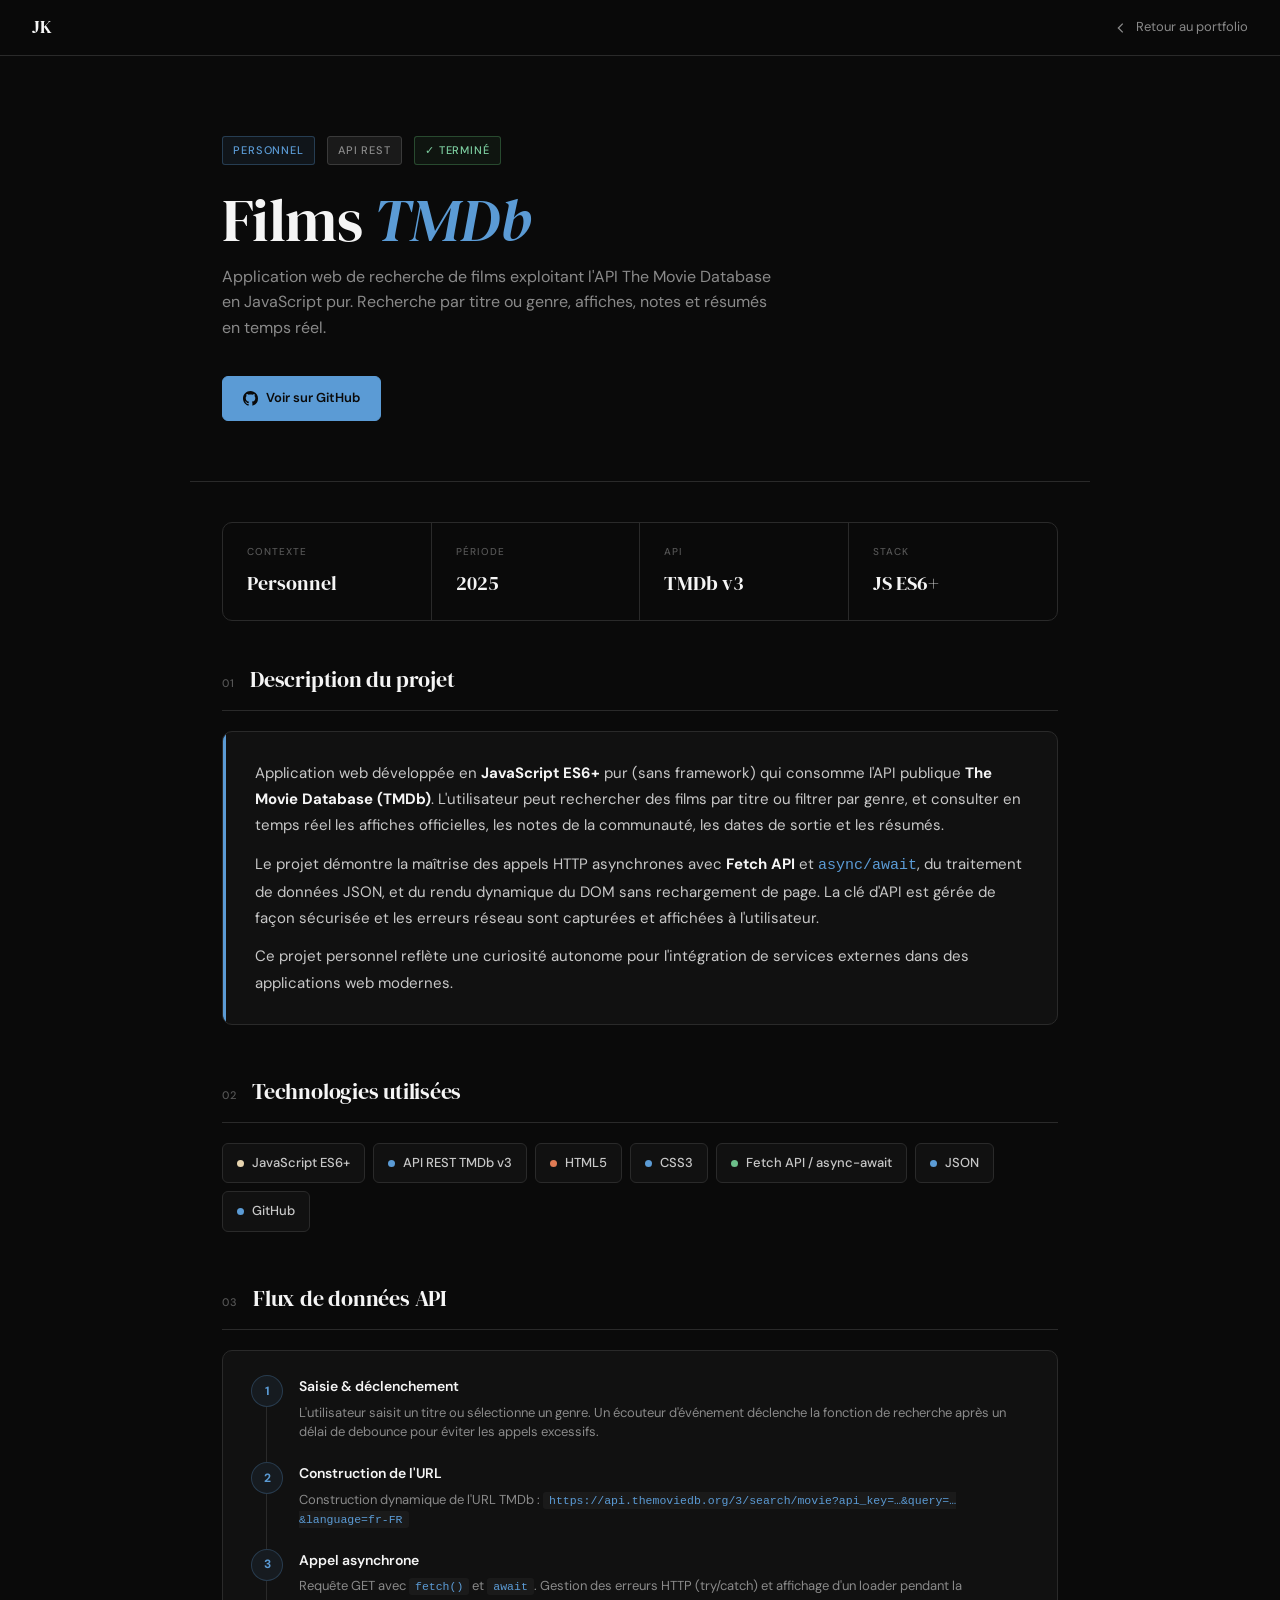
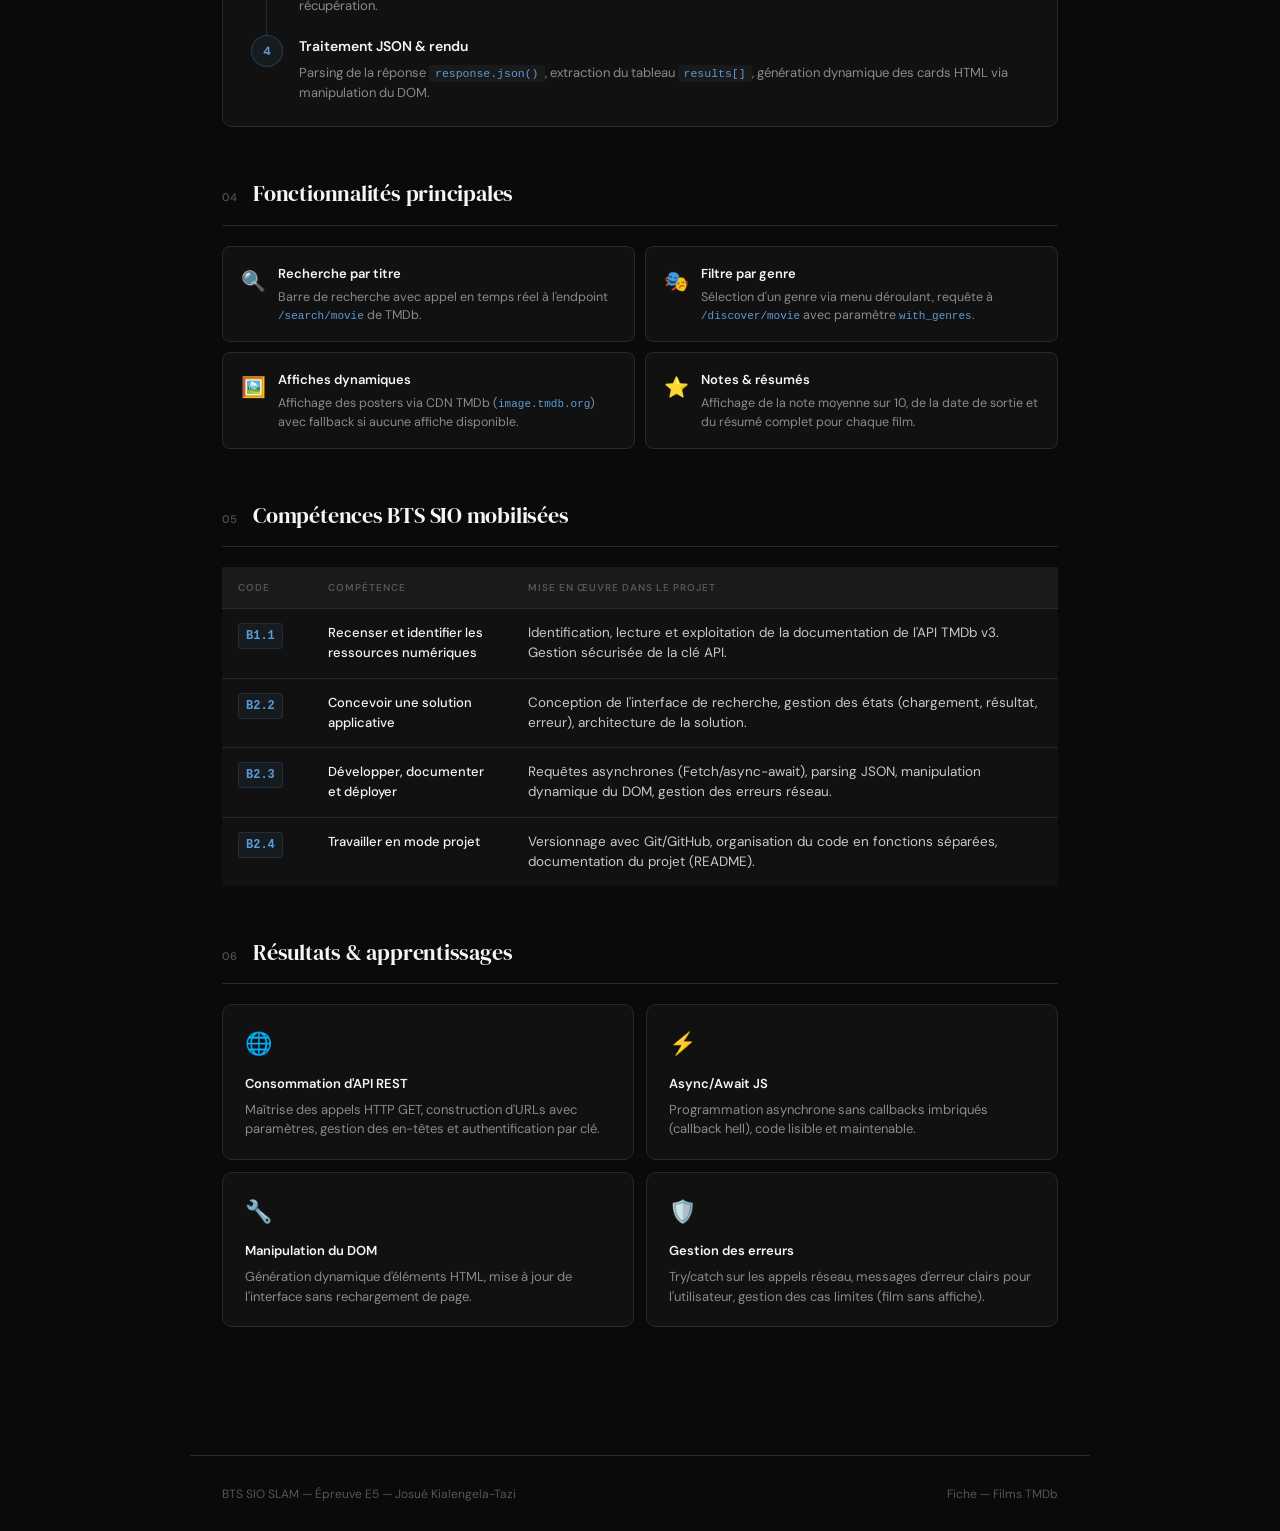
<file: film-detail.html>
<!DOCTYPE html>
<html lang="fr">
<head>
<meta charset="UTF-8">
<meta name="viewport" content="width=device-width, initial-scale=1.0">
<title>Films TMDb — Fiche Projet</title>
<link rel="preconnect" href="https://fonts.googleapis.com">
<link href="https://fonts.googleapis.com/css2?family=DM+Serif+Display:ital@0;1&family=DM+Sans:wght@300;400;500;600&display=swap" rel="stylesheet">
<style>
  :root {
    --bg: #0a0a0a;
    --bg-2: #111111;
    --bg-3: #1a1a1a;
    --bg-4: #222222;
    --border: #2a2a2a;
    --border-2: #3a3a3a;
    --white: #f5f5f5;
    --grey-1: #c8c8c8;
    --grey-2: #8a8a8a;
    --grey-3: #555555;
    --font-display: 'DM Serif Display', Georgia, serif;
    --font-body: 'DM Sans', sans-serif;
    --container: 900px;
    --accent: #5b9bd5;
    --accent-dim: rgba(91, 155, 213, 0.08);
  }

  *, *::before, *::after { margin: 0; padding: 0; box-sizing: border-box; }
  body { background: var(--bg); color: var(--white); font-family: var(--font-body); font-size: 15px; line-height: 1.7; }
  a { color: inherit; text-decoration: none; }

  nav {
    position: fixed; top: 0; left: 0; right: 0; z-index: 100;
    background: rgba(10,10,10,0.92); backdrop-filter: blur(12px);
    border-bottom: 1px solid var(--border); padding: 0 32px; height: 56px;
    display: flex; align-items: center; justify-content: space-between;
  }
  .nav-logo { font-family: var(--font-display); font-size: 18px; }
  .nav-back { display: flex; align-items: center; gap: 8px; font-size: 13px; color: var(--grey-2); transition: color 0.2s; }
  .nav-back:hover { color: var(--white); }
  .nav-back svg { width: 14px; height: 14px; }

  .hero { margin-top: 56px; padding: 80px 32px 60px; max-width: var(--container); margin-left: auto; margin-right: auto; border-bottom: 1px solid var(--border); }
  .hero-meta { display: flex; align-items: center; gap: 12px; margin-bottom: 24px; }
  .tag { font-size: 11px; font-weight: 500; letter-spacing: 0.08em; text-transform: uppercase; padding: 4px 10px; border-radius: 3px; border: 1px solid var(--border-2); color: var(--grey-2); background: var(--bg-3); }
  .tag.perso { border-color: rgba(91,155,213,0.3); color: var(--accent); background: var(--accent-dim); }
  .tag.done { border-color: rgba(100,200,120,0.3); color: #7dcea0; background: rgba(100,200,120,0.06); }

  .hero h1 { font-family: var(--font-display); font-size: clamp(36px,6vw,60px); font-weight: 400; line-height: 1.05; margin-bottom: 12px; letter-spacing: -0.01em; }
  .hero h1 em { font-style: italic; color: var(--accent); }
  .hero-sub { font-size: 16px; color: var(--grey-2); max-width: 560px; margin-bottom: 36px; line-height: 1.6; }
  .hero-links { display: flex; gap: 12px; flex-wrap: wrap; }

  .btn { display: inline-flex; align-items: center; gap: 8px; font-family: var(--font-body); font-size: 13px; font-weight: 500; padding: 10px 20px; border-radius: 6px; border: 1px solid var(--border-2); background: var(--bg-3); color: var(--grey-1); cursor: pointer; transition: all 0.2s; }
  .btn:hover { background: var(--bg-4); border-color: var(--grey-3); color: var(--white); }
  .btn-primary { background: var(--accent); color: #0a0a0a; border-color: var(--accent); font-weight: 600; }
  .btn-primary:hover { background: #7bb5e8; border-color: #7bb5e8; color: #0a0a0a; }

  .main { max-width: var(--container); margin: 0 auto; padding: 0 32px 80px; }

  .stats-bar { display: grid; grid-template-columns: repeat(4,1fr); border: 1px solid var(--border); border-radius: 10px; overflow: hidden; margin: 40px 0; }
  .stat { padding: 20px 24px; border-right: 1px solid var(--border); }
  .stat:last-child { border-right: none; }
  .stat-label { font-size: 10px; font-weight: 500; letter-spacing: 0.1em; text-transform: uppercase; color: var(--grey-3); margin-bottom: 6px; }
  .stat-value { font-family: var(--font-display); font-size: 20px; color: var(--white); }

  .section { margin-bottom: 48px; }
  .section-header { display: flex; align-items: baseline; gap: 16px; margin-bottom: 20px; padding-bottom: 12px; border-bottom: 1px solid var(--border); }
  .section-num { font-size: 11px; color: var(--grey-3); font-weight: 500; letter-spacing: 0.05em; }
  .section-title { font-family: var(--font-display); font-size: 22px; font-weight: 400; letter-spacing: -0.01em; }

  .desc-block { background: var(--bg-2); border: 1px solid var(--border); border-radius: 10px; padding: 28px 32px; position: relative; overflow: hidden; }
  .desc-block::before { content: ''; position: absolute; left: 0; top: 0; bottom: 0; width: 3px; background: var(--accent); }
  .desc-block p { color: var(--grey-1); line-height: 1.75; font-size: 15px; }
  .desc-block p + p { margin-top: 12px; }

  .tech-grid { display: flex; flex-wrap: wrap; gap: 8px; }
  .tech-badge { display: flex; align-items: center; gap: 8px; padding: 8px 14px; background: var(--bg-2); border: 1px solid var(--border); border-radius: 6px; font-size: 13px; color: var(--grey-1); font-weight: 500; transition: border-color 0.2s, color 0.2s; }
  .tech-badge:hover { border-color: var(--border-2); color: var(--white); }
  .tech-dot { width: 7px; height: 7px; border-radius: 50%; background: var(--accent); flex-shrink: 0; }
  .tech-dot.yellow { background: #e8d5b0; }
  .tech-dot.green { background: #6cbf8a; }
  .tech-dot.orange { background: #e07b54; }

  /* API Flow */
  .api-flow {
    background: var(--bg-2); border: 1px solid var(--border); border-radius: 10px; padding: 24px 28px;
  }

  .flow-steps { display: flex; flex-direction: column; gap: 0; }

  .flow-step {
    display: grid; grid-template-columns: 32px 1fr; gap: 16px; align-items: start;
    padding-bottom: 20px; position: relative;
  }
  .flow-step:last-child { padding-bottom: 0; }
  .flow-step:not(:last-child)::after {
    content: ''; position: absolute; left: 15px; top: 32px; bottom: 0;
    width: 1px; background: var(--border);
  }

  .flow-num {
    width: 32px; height: 32px; border-radius: 50%;
    background: var(--accent-dim); border: 1px solid rgba(91,155,213,0.25);
    display: flex; align-items: center; justify-content: center;
    font-size: 12px; font-weight: 700; color: var(--accent); flex-shrink: 0;
  }

  .flow-content-title { font-size: 14px; font-weight: 600; color: var(--white); margin-bottom: 4px; }
  .flow-content-desc { font-size: 13px; color: var(--grey-2); line-height: 1.5; }
  .flow-code { font-family: 'Courier New', monospace; font-size: 11.5px; color: var(--accent); background: var(--bg-3); padding: 2px 6px; border-radius: 3px; }

  .comp-table { width: 100%; border-collapse: collapse; }
  .comp-table thead tr { background: var(--bg-3); }
  .comp-table th { padding: 12px 16px; text-align: left; font-size: 10px; font-weight: 600; letter-spacing: 0.1em; text-transform: uppercase; color: var(--grey-3); border-bottom: 1px solid var(--border); }
  .comp-table td { padding: 14px 16px; border-bottom: 1px solid var(--border); vertical-align: top; color: var(--grey-1); font-size: 13.5px; line-height: 1.5; }
  .comp-table tr:last-child td { border-bottom: none; }
  .comp-table tbody tr { background: var(--bg-2); transition: background 0.15s; }
  .comp-table tbody tr:hover { background: var(--bg-3); }
  .comp-code { font-family: 'Courier New', monospace; font-size: 12px; font-weight: 700; color: var(--accent); background: var(--accent-dim); padding: 3px 7px; border-radius: 4px; border: 1px solid rgba(91,155,213,0.15); display: inline-block; }
  .comp-name { color: var(--white); font-weight: 500; font-size: 13px; }

  .fonct-grid { display: grid; grid-template-columns: 1fr 1fr; gap: 10px; }
  .fonct-card { background: var(--bg-2); border: 1px solid var(--border); border-radius: 8px; padding: 16px 18px; display: flex; gap: 12px; align-items: flex-start; transition: border-color 0.2s; }
  .fonct-card:hover { border-color: rgba(91,155,213,0.25); }
  .fonct-icon { font-size: 20px; flex-shrink: 0; margin-top: 1px; }
  .fonct-title { font-size: 13px; font-weight: 600; color: var(--white); margin-bottom: 3px; }
  .fonct-desc { font-size: 12.5px; color: var(--grey-2); line-height: 1.5; }

  .result-grid { display: grid; grid-template-columns: 1fr 1fr; gap: 12px; }
  .result-card { background: var(--bg-2); border: 1px solid var(--border); border-radius: 10px; padding: 20px 22px; transition: border-color 0.2s; }
  .result-card:hover { border-color: var(--border-2); }
  .result-icon { font-size: 22px; margin-bottom: 10px; }
  .result-title { font-size: 13px; font-weight: 600; color: var(--white); margin-bottom: 5px; }
  .result-desc { font-size: 13px; color: var(--grey-2); line-height: 1.5; }

  footer { border-top: 1px solid var(--border); padding: 28px 32px; max-width: var(--container); margin: 0 auto; display: flex; justify-content: space-between; align-items: center; font-size: 12px; color: var(--grey-3); }

  @media (max-width: 640px) {
    .hero { padding: 60px 20px 40px; }
    .main { padding: 0 20px 60px; }
    .stats-bar { grid-template-columns: 1fr 1fr; }
    .stat:nth-child(2) { border-right: none; }
    .fonct-grid, .result-grid { grid-template-columns: 1fr; }
    footer { flex-direction: column; gap: 8px; text-align: center; }
  }
</style>
</head>
<body>

<nav>
  <span class="nav-logo">JK</span>
  <a href="https://josue4231.github.io/Portfolio-JK/" class="nav-back">
    <svg viewBox="0 0 16 16" fill="none" stroke="currentColor" stroke-width="1.5"><path d="M10 3L5 8l5 5"/></svg>
    Retour au portfolio
  </a>
</nav>

<div class="hero" style="margin-top:56px">
  <div class="hero-meta">
    <span class="tag perso">Personnel</span>
    <span class="tag">API REST</span>
    <span class="tag done">✓ Terminé</span>
  </div>
  <h1>Films <em>TMDb</em></h1>
  <p class="hero-sub">Application web de recherche de films exploitant l'API The Movie Database en JavaScript pur. Recherche par titre ou genre, affiches, notes et résumés en temps réel.</p>
  <div class="hero-links">
    <a href="https://github.com/Josue4231/film" target="_blank" class="btn btn-primary">
      <svg width="15" height="15" viewBox="0 0 24 24" fill="currentColor"><path d="M12 0C5.37 0 0 5.37 0 12c0 5.31 3.435 9.795 8.205 11.385.6.105.825-.255.825-.57 0-.285-.015-1.23-.015-2.235-3.015.555-3.795-.735-4.035-1.41-.135-.345-.72-1.41-1.23-1.695-.42-.225-1.02-.78-.015-.795.945-.015 1.62.87 1.845 1.23 1.08 1.815 2.805 1.305 3.495.99.105-.78.42-1.305.765-1.605-2.67-.3-5.46-1.335-5.46-5.925 0-1.305.465-2.385 1.23-3.225-.12-.3-.54-1.53.12-3.18 0 0 1.005-.315 3.3 1.23.96-.27 1.98-.405 3-.405s2.04.135 3 .405c2.295-1.56 3.3-1.23 3.3-1.23.66 1.65.24 2.88.12 3.18.765.84 1.23 1.905 1.23 3.225 0 4.605-2.805 5.625-5.475 5.925.435.375.81 1.095.81 2.22 0 1.605-.015 2.895-.015 3.3 0 .315.225.69.825.57A12.02 12.02 0 0 0 24 12c0-6.63-5.37-12-12-12z"/></svg>
      Voir sur GitHub
    </a>
  </div>
</div>

<main class="main">

  <div class="stats-bar">
    <div class="stat"><div class="stat-label">Contexte</div><div class="stat-value">Personnel</div></div>
    <div class="stat"><div class="stat-label">Période</div><div class="stat-value">2025</div></div>
    <div class="stat"><div class="stat-label">API</div><div class="stat-value">TMDb v3</div></div>
    <div class="stat"><div class="stat-label">Stack</div><div class="stat-value">JS ES6+</div></div>
  </div>

  <!-- 01 Description -->
  <div class="section">
    <div class="section-header">
      <span class="section-num">01</span>
      <h2 class="section-title">Description du projet</h2>
    </div>
    <div class="desc-block">
      <p>Application web développée en <strong style="color:var(--white)">JavaScript ES6+</strong> pur (sans framework) qui consomme l'API publique <strong style="color:var(--white)">The Movie Database (TMDb)</strong>. L'utilisateur peut rechercher des films par titre ou filtrer par genre, et consulter en temps réel les affiches officielles, les notes de la communauté, les dates de sortie et les résumés.</p>
      <p>Le projet démontre la maîtrise des appels HTTP asynchrones avec <strong style="color:var(--white)">Fetch API</strong> et <code style="color:var(--accent); font-family:monospace">async/await</code>, du traitement de données JSON, et du rendu dynamique du DOM sans rechargement de page. La clé d'API est gérée de façon sécurisée et les erreurs réseau sont capturées et affichées à l'utilisateur.</p>
      <p>Ce projet personnel reflète une curiosité autonome pour l'intégration de services externes dans des applications web modernes.</p>
    </div>
  </div>

  <!-- 02 Tech -->
  <div class="section">
    <div class="section-header">
      <span class="section-num">02</span>
      <h2 class="section-title">Technologies utilisées</h2>
    </div>
    <div class="tech-grid">
      <div class="tech-badge"><span class="tech-dot yellow"></span>JavaScript ES6+</div>
      <div class="tech-badge"><span class="tech-dot"></span>API REST TMDb v3</div>
      <div class="tech-badge"><span class="tech-dot orange"></span>HTML5</div>
      <div class="tech-badge"><span class="tech-dot"></span>CSS3</div>
      <div class="tech-badge"><span class="tech-dot green"></span>Fetch API / async-await</div>
      <div class="tech-badge"><span class="tech-dot"></span>JSON</div>
      <div class="tech-badge"><span class="tech-dot"></span>GitHub</div>
    </div>
  </div>

  <!-- 03 Flux API -->
  <div class="section">
    <div class="section-header">
      <span class="section-num">03</span>
      <h2 class="section-title">Flux de données API</h2>
    </div>
    <div class="api-flow">
      <div class="flow-steps">
        <div class="flow-step">
          <div class="flow-num">1</div>
          <div>
            <div class="flow-content-title">Saisie & déclenchement</div>
            <div class="flow-content-desc">L'utilisateur saisit un titre ou sélectionne un genre. Un écouteur d'événement déclenche la fonction de recherche après un délai de debounce pour éviter les appels excessifs.</div>
          </div>
        </div>
        <div class="flow-step">
          <div class="flow-num">2</div>
          <div>
            <div class="flow-content-title">Construction de l'URL</div>
            <div class="flow-content-desc">Construction dynamique de l'URL TMDb : <span class="flow-code">https://api.themoviedb.org/3/search/movie?api_key=…&query=…&language=fr-FR</span></div>
          </div>
        </div>
        <div class="flow-step">
          <div class="flow-num">3</div>
          <div>
            <div class="flow-content-title">Appel asynchrone</div>
            <div class="flow-content-desc">Requête GET avec <span class="flow-code">fetch()</span> et <span class="flow-code">await</span>. Gestion des erreurs HTTP (try/catch) et affichage d'un loader pendant la récupération.</div>
          </div>
        </div>
        <div class="flow-step">
          <div class="flow-num">4</div>
          <div>
            <div class="flow-content-title">Traitement JSON & rendu</div>
            <div class="flow-content-desc">Parsing de la réponse <span class="flow-code">response.json()</span>, extraction du tableau <span class="flow-code">results[]</span>, génération dynamique des cards HTML via manipulation du DOM.</div>
          </div>
        </div>
      </div>
    </div>
  </div>

  <!-- 04 Fonctionnalités -->
  <div class="section">
    <div class="section-header">
      <span class="section-num">04</span>
      <h2 class="section-title">Fonctionnalités principales</h2>
    </div>
    <div class="fonct-grid">
      <div class="fonct-card">
        <div class="fonct-icon">🔍</div>
        <div>
          <div class="fonct-title">Recherche par titre</div>
          <div class="fonct-desc">Barre de recherche avec appel en temps réel à l'endpoint <code style="color:var(--accent); font-size:11px">/search/movie</code> de TMDb.</div>
        </div>
      </div>
      <div class="fonct-card">
        <div class="fonct-icon">🎭</div>
        <div>
          <div class="fonct-title">Filtre par genre</div>
          <div class="fonct-desc">Sélection d'un genre via menu déroulant, requête à <code style="color:var(--accent); font-size:11px">/discover/movie</code> avec paramètre <code style="color:var(--accent); font-size:11px">with_genres</code>.</div>
        </div>
      </div>
      <div class="fonct-card">
        <div class="fonct-icon">🖼️</div>
        <div>
          <div class="fonct-title">Affiches dynamiques</div>
          <div class="fonct-desc">Affichage des posters via CDN TMDb (<code style="color:var(--accent); font-size:11px">image.tmdb.org</code>) avec fallback si aucune affiche disponible.</div>
        </div>
      </div>
      <div class="fonct-card">
        <div class="fonct-icon">⭐</div>
        <div>
          <div class="fonct-title">Notes & résumés</div>
          <div class="fonct-desc">Affichage de la note moyenne sur 10, de la date de sortie et du résumé complet pour chaque film.</div>
        </div>
      </div>
    </div>
  </div>

  <!-- 05 Compétences -->
  <div class="section">
    <div class="section-header">
      <span class="section-num">05</span>
      <h2 class="section-title">Compétences BTS SIO mobilisées</h2>
    </div>
    <table class="comp-table">
      <thead>
        <tr>
          <th style="width:90px">Code</th>
          <th style="width:200px">Compétence</th>
          <th>Mise en œuvre dans le projet</th>
        </tr>
      </thead>
      <tbody>
        <tr>
          <td><span class="comp-code">B1.1</span></td>
          <td><span class="comp-name">Recenser et identifier les ressources numériques</span></td>
          <td>Identification, lecture et exploitation de la documentation de l'API TMDb v3. Gestion sécurisée de la clé API.</td>
        </tr>
        <tr>
          <td><span class="comp-code">B2.2</span></td>
          <td><span class="comp-name">Concevoir une solution applicative</span></td>
          <td>Conception de l'interface de recherche, gestion des états (chargement, résultat, erreur), architecture de la solution.</td>
        </tr>
        <tr>
          <td><span class="comp-code">B2.3</span></td>
          <td><span class="comp-name">Développer, documenter et déployer</span></td>
          <td>Requêtes asynchrones (Fetch/async-await), parsing JSON, manipulation dynamique du DOM, gestion des erreurs réseau.</td>
        </tr>
        <tr>
          <td><span class="comp-code">B2.4</span></td>
          <td><span class="comp-name">Travailler en mode projet</span></td>
          <td>Versionnage avec Git/GitHub, organisation du code en fonctions séparées, documentation du projet (README).</td>
        </tr>
      </tbody>
    </table>
  </div>

  <!-- 06 Résultats -->
  <div class="section">
    <div class="section-header">
      <span class="section-num">06</span>
      <h2 class="section-title">Résultats & apprentissages</h2>
    </div>
    <div class="result-grid">
      <div class="result-card">
        <div class="result-icon">🌐</div>
        <div class="result-title">Consommation d'API REST</div>
        <div class="result-desc">Maîtrise des appels HTTP GET, construction d'URLs avec paramètres, gestion des en-têtes et authentification par clé.</div>
      </div>
      <div class="result-card">
        <div class="result-icon">⚡</div>
        <div class="result-title">Async/Await JS</div>
        <div class="result-desc">Programmation asynchrone sans callbacks imbriqués (callback hell), code lisible et maintenable.</div>
      </div>
      <div class="result-card">
        <div class="result-icon">🔧</div>
        <div class="result-title">Manipulation du DOM</div>
        <div class="result-desc">Génération dynamique d'éléments HTML, mise à jour de l'interface sans rechargement de page.</div>
      </div>
      <div class="result-card">
        <div class="result-icon">🛡️</div>
        <div class="result-title">Gestion des erreurs</div>
        <div class="result-desc">Try/catch sur les appels réseau, messages d'erreur clairs pour l'utilisateur, gestion des cas limites (film sans affiche).</div>
      </div>
    </div>
  </div>

</main>

<footer>
  <span>BTS SIO SLAM — Épreuve E5 — Josué Kialengela-Tazi</span>
  <span>Fiche — Films TMDb</span>
</footer>

</body>
</html>
</file>
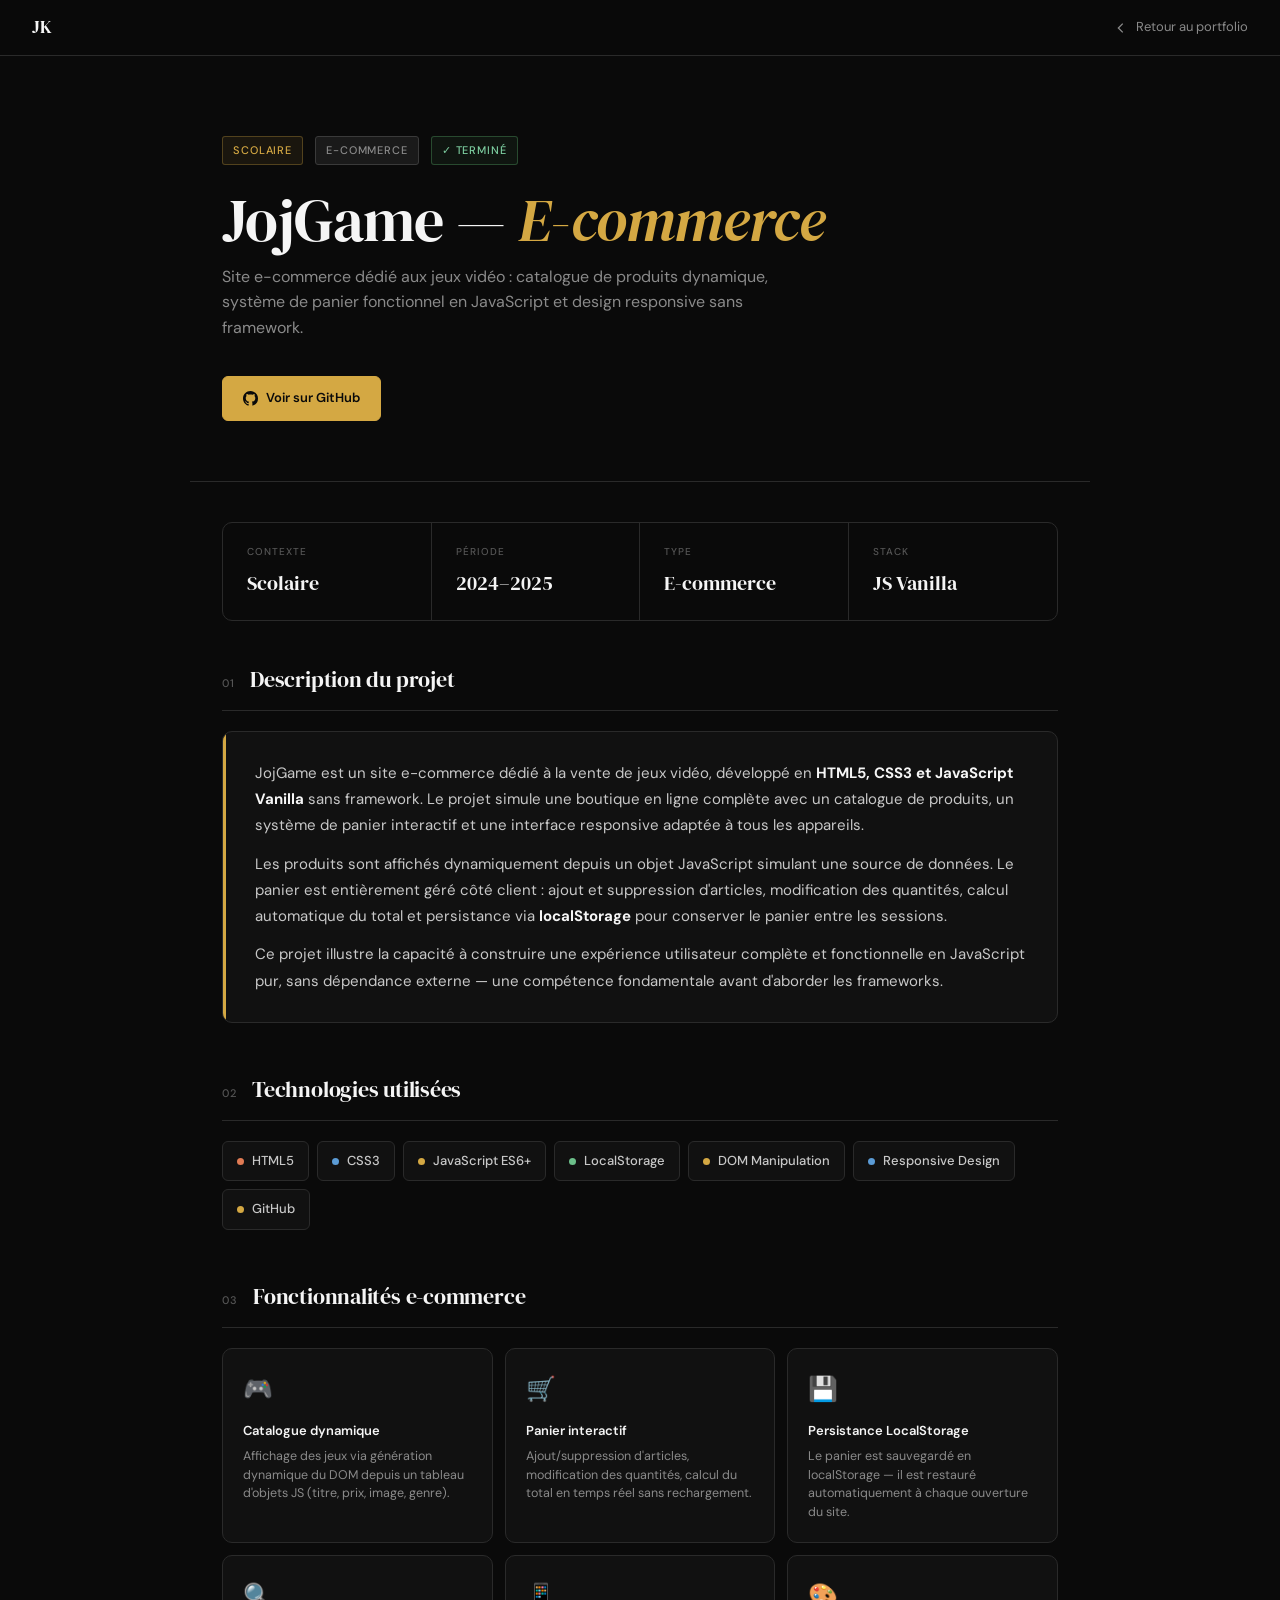
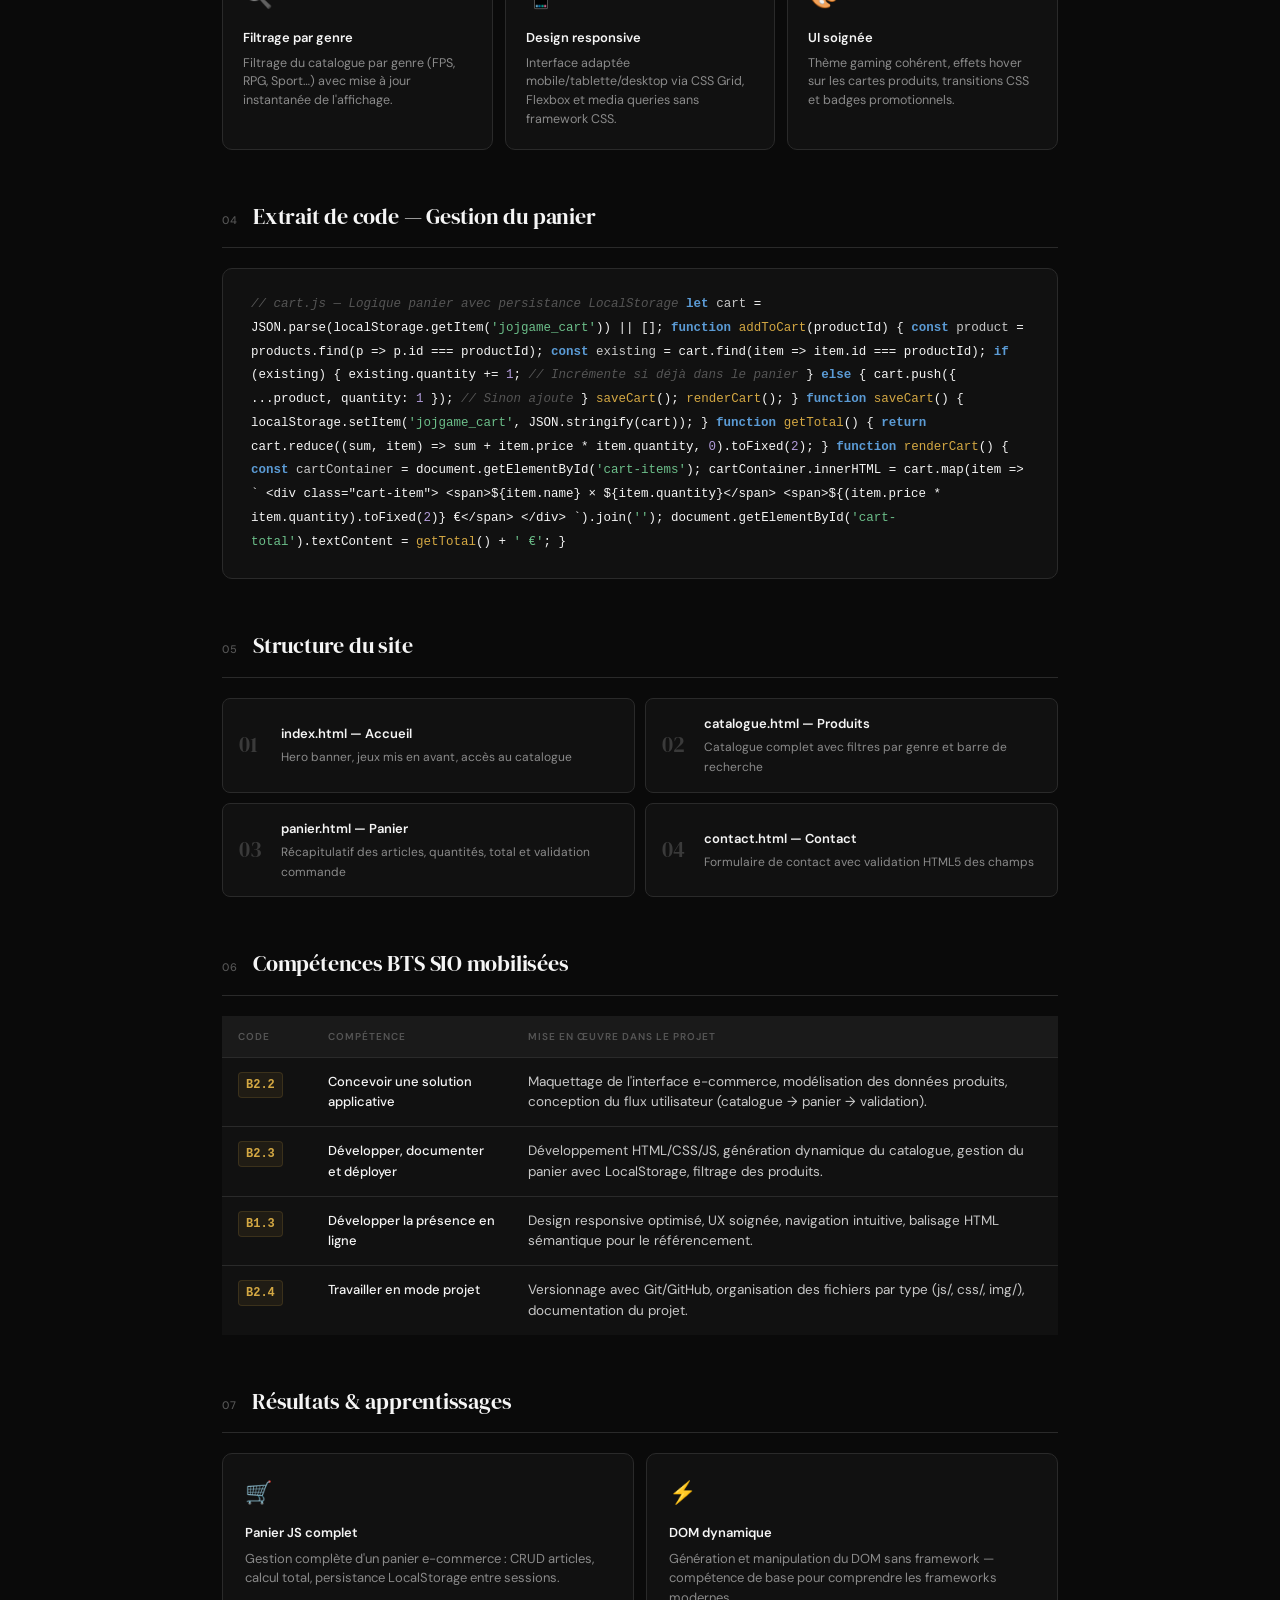
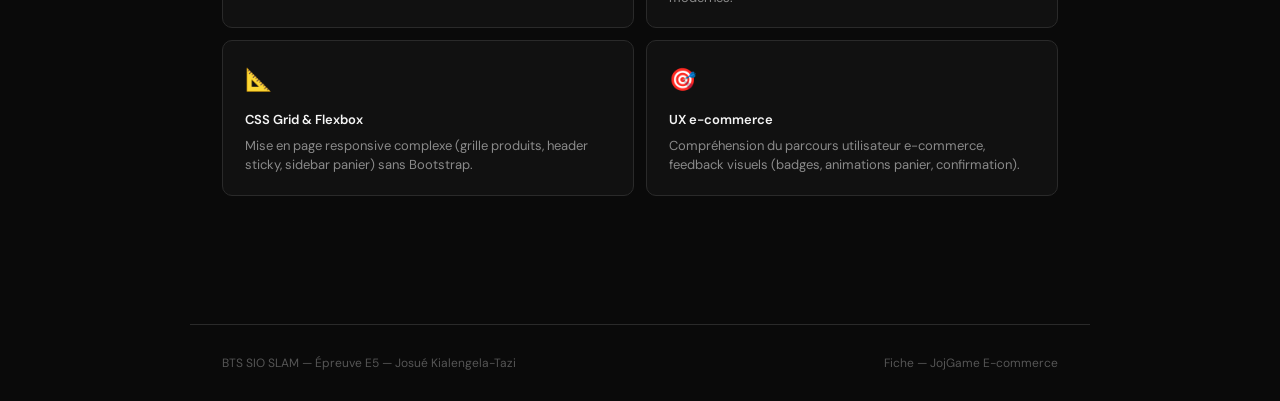
<file: jojgame-detail.html>
<!DOCTYPE html>
<html lang="fr">
<head>
<meta charset="UTF-8">
<meta name="viewport" content="width=device-width, initial-scale=1.0">
<title>JojGame E-commerce — Fiche Projet</title>
<link rel="preconnect" href="https://fonts.googleapis.com">
<link href="https://fonts.googleapis.com/css2?family=DM+Serif+Display:ital@0;1&family=DM+Sans:wght@300;400;500;600&display=swap" rel="stylesheet">
<style>
  :root {
    --bg: #0a0a0a; --bg-2: #111111; --bg-3: #1a1a1a; --bg-4: #222222;
    --border: #2a2a2a; --border-2: #3a3a3a;
    --white: #f5f5f5; --grey-1: #c8c8c8; --grey-2: #8a8a8a; --grey-3: #555555;
    --font-display: 'DM Serif Display', Georgia, serif;
    --font-body: 'DM Sans', sans-serif;
    --container: 900px;
    --accent: #d4a843;
    --accent-dim: rgba(212, 168, 67, 0.08);
  }
  *, *::before, *::after { margin: 0; padding: 0; box-sizing: border-box; }
  body { background: var(--bg); color: var(--white); font-family: var(--font-body); font-size: 15px; line-height: 1.7; }
  a { color: inherit; text-decoration: none; }

  nav { position: fixed; top: 0; left: 0; right: 0; z-index: 100; background: rgba(10,10,10,0.92); backdrop-filter: blur(12px); border-bottom: 1px solid var(--border); padding: 0 32px; height: 56px; display: flex; align-items: center; justify-content: space-between; }
  .nav-logo { font-family: var(--font-display); font-size: 18px; }
  .nav-back { display: flex; align-items: center; gap: 8px; font-size: 13px; color: var(--grey-2); transition: color 0.2s; }
  .nav-back:hover { color: var(--white); }
  .nav-back svg { width: 14px; height: 14px; }

  .hero { margin-top: 56px; padding: 80px 32px 60px; max-width: var(--container); margin-left: auto; margin-right: auto; border-bottom: 1px solid var(--border); }
  .hero-meta { display: flex; align-items: center; gap: 12px; margin-bottom: 24px; flex-wrap: wrap; }
  .tag { font-size: 11px; font-weight: 500; letter-spacing: 0.08em; text-transform: uppercase; padding: 4px 10px; border-radius: 3px; border: 1px solid var(--border-2); color: var(--grey-2); background: var(--bg-3); }
  .tag.school { border-color: rgba(212,168,67,0.3); color: var(--accent); background: var(--accent-dim); }
  .tag.done { border-color: rgba(100,200,120,0.3); color: #7dcea0; background: rgba(100,200,120,0.06); }

  .hero h1 { font-family: var(--font-display); font-size: clamp(36px,6vw,60px); font-weight: 400; line-height: 1.05; margin-bottom: 12px; letter-spacing: -0.01em; }
  .hero h1 em { font-style: italic; color: var(--accent); }
  .hero-sub { font-size: 16px; color: var(--grey-2); max-width: 560px; margin-bottom: 36px; line-height: 1.6; }
  .hero-links { display: flex; gap: 12px; flex-wrap: wrap; }

  .btn { display: inline-flex; align-items: center; gap: 8px; font-family: var(--font-body); font-size: 13px; font-weight: 500; padding: 10px 20px; border-radius: 6px; border: 1px solid var(--border-2); background: var(--bg-3); color: var(--grey-1); cursor: pointer; transition: all 0.2s; }
  .btn:hover { background: var(--bg-4); border-color: var(--grey-3); color: var(--white); }
  .btn-primary { background: var(--accent); color: #0a0a0a; border-color: var(--accent); font-weight: 600; }
  .btn-primary:hover { background: #e8be5a; border-color: #e8be5a; color: #0a0a0a; }

  .main { max-width: var(--container); margin: 0 auto; padding: 0 32px 80px; }

  .stats-bar { display: grid; grid-template-columns: repeat(4,1fr); border: 1px solid var(--border); border-radius: 10px; overflow: hidden; margin: 40px 0; }
  .stat { padding: 20px 24px; border-right: 1px solid var(--border); }
  .stat:last-child { border-right: none; }
  .stat-label { font-size: 10px; font-weight: 500; letter-spacing: 0.1em; text-transform: uppercase; color: var(--grey-3); margin-bottom: 6px; }
  .stat-value { font-family: var(--font-display); font-size: 20px; color: var(--white); }

  .section { margin-bottom: 48px; }
  .section-header { display: flex; align-items: baseline; gap: 16px; margin-bottom: 20px; padding-bottom: 12px; border-bottom: 1px solid var(--border); }
  .section-num { font-size: 11px; color: var(--grey-3); font-weight: 500; letter-spacing: 0.05em; }
  .section-title { font-family: var(--font-display); font-size: 22px; font-weight: 400; letter-spacing: -0.01em; }

  .desc-block { background: var(--bg-2); border: 1px solid var(--border); border-radius: 10px; padding: 28px 32px; position: relative; overflow: hidden; }
  .desc-block::before { content: ''; position: absolute; left: 0; top: 0; bottom: 0; width: 3px; background: var(--accent); }
  .desc-block p { color: var(--grey-1); line-height: 1.75; font-size: 15px; }
  .desc-block p + p { margin-top: 12px; }

  .tech-grid { display: flex; flex-wrap: wrap; gap: 8px; }
  .tech-badge { display: flex; align-items: center; gap: 8px; padding: 8px 14px; background: var(--bg-2); border: 1px solid var(--border); border-radius: 6px; font-size: 13px; color: var(--grey-1); font-weight: 500; transition: border-color 0.2s; }
  .tech-badge:hover { border-color: var(--border-2); color: var(--white); }
  .tech-dot { width: 7px; height: 7px; border-radius: 50%; flex-shrink: 0; background: var(--accent); }
  .tech-dot.red  { background: #e07b54; }
  .tech-dot.blue { background: #5b9bd5; }
  .tech-dot.green{ background: #6cbf8a; }

  /* Fonctionnalités e-commerce */
  .feat-grid { display: grid; grid-template-columns: 1fr 1fr 1fr; gap: 12px; }
  .feat-card { background: var(--bg-2); border: 1px solid var(--border); border-radius: 10px; padding: 20px; transition: border-color 0.2s; }
  .feat-card:hover { border-color: rgba(212,168,67,0.25); }
  .feat-icon { font-size: 24px; margin-bottom: 10px; }
  .feat-title { font-size: 13px; font-weight: 600; color: var(--white); margin-bottom: 5px; }
  .feat-desc { font-size: 12.5px; color: var(--grey-2); line-height: 1.5; }

  /* Code JS panier */
  .code-block { background: var(--bg-2); border: 1px solid var(--border); border-radius: 10px; padding: 24px 28px; font-family: 'Courier New', monospace; font-size: 12.5px; line-height: 1.9; overflow-x: auto; }
  .js-kw  { color: #5b9bd5; font-weight: 700; }
  .js-fn  { color: var(--accent); }
  .js-str { color: #6cbf8a; }
  .js-cmt { color: var(--grey-3); font-style: italic; }
  .js-var { color: #c8c8c8; }
  .js-num { color: #b39ddb; }

  /* Pages du site */
  .pages-list { display: grid; grid-template-columns: 1fr 1fr; gap: 10px; }
  .page-item { display: flex; align-items: center; gap: 14px; background: var(--bg-2); border: 1px solid var(--border); border-radius: 8px; padding: 14px 16px; }
  .page-num { font-family: var(--font-display); font-size: 22px; color: var(--border-2); flex-shrink: 0; width: 28px; }
  .page-name { font-size: 13px; font-weight: 600; color: var(--white); margin-bottom: 2px; }
  .page-desc { font-size: 12px; color: var(--grey-2); }

  .comp-table { width: 100%; border-collapse: collapse; }
  .comp-table thead tr { background: var(--bg-3); }
  .comp-table th { padding: 12px 16px; text-align: left; font-size: 10px; font-weight: 600; letter-spacing: 0.1em; text-transform: uppercase; color: var(--grey-3); border-bottom: 1px solid var(--border); }
  .comp-table td { padding: 14px 16px; border-bottom: 1px solid var(--border); vertical-align: top; color: var(--grey-1); font-size: 13.5px; line-height: 1.5; }
  .comp-table tr:last-child td { border-bottom: none; }
  .comp-table tbody tr { background: var(--bg-2); transition: background 0.15s; }
  .comp-table tbody tr:hover { background: var(--bg-3); }
  .comp-code { font-family: 'Courier New', monospace; font-size: 12px; font-weight: 700; color: var(--accent); background: var(--accent-dim); padding: 3px 7px; border-radius: 4px; border: 1px solid rgba(212,168,67,0.15); display: inline-block; }
  .comp-name { color: var(--white); font-weight: 500; font-size: 13px; }

  .result-grid { display: grid; grid-template-columns: 1fr 1fr; gap: 12px; }
  .result-card { background: var(--bg-2); border: 1px solid var(--border); border-radius: 10px; padding: 20px 22px; transition: border-color 0.2s; }
  .result-card:hover { border-color: var(--border-2); }
  .result-icon { font-size: 22px; margin-bottom: 10px; }
  .result-title { font-size: 13px; font-weight: 600; color: var(--white); margin-bottom: 5px; }
  .result-desc { font-size: 13px; color: var(--grey-2); line-height: 1.5; }

  footer { border-top: 1px solid var(--border); padding: 28px 32px; max-width: var(--container); margin: 0 auto; display: flex; justify-content: space-between; align-items: center; font-size: 12px; color: var(--grey-3); }

  @media (max-width: 640px) {
    .hero { padding: 60px 20px 40px; }
    .main { padding: 0 20px 60px; }
    .stats-bar { grid-template-columns: 1fr 1fr; }
    .stat:nth-child(2) { border-right: none; }
    .feat-grid { grid-template-columns: 1fr; }
    .pages-list, .result-grid { grid-template-columns: 1fr; }
    footer { flex-direction: column; gap: 8px; text-align: center; }
  }
</style>
</head>
<body>

<nav>
  <span class="nav-logo">JK</span>
  <a href="https://josue4231.github.io/Portfolio-JK/" class="nav-back">
    <svg viewBox="0 0 16 16" fill="none" stroke="currentColor" stroke-width="1.5"><path d="M10 3L5 8l5 5"/></svg>
    Retour au portfolio
  </a>
</nav>

<div class="hero" style="margin-top:56px">
  <div class="hero-meta">
    <span class="tag school">Scolaire</span>
    <span class="tag">E-commerce</span>
    <span class="tag done">✓ Terminé</span>
  </div>
  <h1>JojGame — <em>E-commerce</em></h1>
  <p class="hero-sub">Site e-commerce dédié aux jeux vidéo : catalogue de produits dynamique, système de panier fonctionnel en JavaScript et design responsive sans framework.</p>
  <div class="hero-links">
    <a href="https://github.com/Josue4231/projet-web-commerce-Jojgame-" target="_blank" class="btn btn-primary">
      <svg width="15" height="15" viewBox="0 0 24 24" fill="currentColor"><path d="M12 0C5.37 0 0 5.37 0 12c0 5.31 3.435 9.795 8.205 11.385.6.105.825-.255.825-.57 0-.285-.015-1.23-.015-2.235-3.015.555-3.795-.735-4.035-1.41-.135-.345-.72-1.41-1.23-1.695-.42-.225-1.02-.78-.015-.795.945-.015 1.62.87 1.845 1.23 1.08 1.815 2.805 1.305 3.495.99.105-.78.42-1.305.765-1.605-2.67-.3-5.46-1.335-5.46-5.925 0-1.305.465-2.385 1.23-3.225-.12-.3-.54-1.53.12-3.18 0 0 1.005-.315 3.3 1.23.96-.27 1.98-.405 3-.405s2.04.135 3 .405c2.295-1.56 3.3-1.23 3.3-1.23.66 1.65.24 2.88.12 3.18.765.84 1.23 1.905 1.23 3.225 0 4.605-2.805 5.625-5.475 5.925.435.375.81 1.095.81 2.22 0 1.605-.015 2.895-.015 3.3 0 .315.225.69.825.57A12.02 12.02 0 0 0 24 12c0-6.63-5.37-12-12-12z"/></svg>
      Voir sur GitHub
    </a>
  </div>
</div>

<main class="main">

  <div class="stats-bar">
    <div class="stat"><div class="stat-label">Contexte</div><div class="stat-value">Scolaire</div></div>
    <div class="stat"><div class="stat-label">Période</div><div class="stat-value">2024–2025</div></div>
    <div class="stat"><div class="stat-label">Type</div><div class="stat-value">E-commerce</div></div>
    <div class="stat"><div class="stat-label">Stack</div><div class="stat-value">JS Vanilla</div></div>
  </div>

  <!-- 01 Description -->
  <div class="section">
    <div class="section-header"><span class="section-num">01</span><h2 class="section-title">Description du projet</h2></div>
    <div class="desc-block">
      <p>JojGame est un site e-commerce dédié à la vente de jeux vidéo, développé en <strong style="color:var(--white)">HTML5, CSS3 et JavaScript Vanilla</strong> sans framework. Le projet simule une boutique en ligne complète avec un catalogue de produits, un système de panier interactif et une interface responsive adaptée à tous les appareils.</p>
      <p>Les produits sont affichés dynamiquement depuis un objet JavaScript simulant une source de données. Le panier est entièrement géré côté client : ajout et suppression d'articles, modification des quantités, calcul automatique du total et persistance via <strong style="color:var(--white)">localStorage</strong> pour conserver le panier entre les sessions.</p>
      <p>Ce projet illustre la capacité à construire une expérience utilisateur complète et fonctionnelle en JavaScript pur, sans dépendance externe — une compétence fondamentale avant d'aborder les frameworks.</p>
    </div>
  </div>

  <!-- 02 Tech -->
  <div class="section">
    <div class="section-header"><span class="section-num">02</span><h2 class="section-title">Technologies utilisées</h2></div>
    <div class="tech-grid">
      <div class="tech-badge"><span class="tech-dot red"></span>HTML5</div>
      <div class="tech-badge"><span class="tech-dot blue"></span>CSS3</div>
      <div class="tech-badge"><span class="tech-dot"></span>JavaScript ES6+</div>
      <div class="tech-badge"><span class="tech-dot green"></span>LocalStorage</div>
      <div class="tech-badge"><span class="tech-dot"></span>DOM Manipulation</div>
      <div class="tech-badge"><span class="tech-dot blue"></span>Responsive Design</div>
      <div class="tech-badge"><span class="tech-dot"></span>GitHub</div>
    </div>
  </div>

  <!-- 03 Fonctionnalités -->
  <div class="section">
    <div class="section-header"><span class="section-num">03</span><h2 class="section-title">Fonctionnalités e-commerce</h2></div>
    <div class="feat-grid">
      <div class="feat-card">
        <div class="feat-icon">🎮</div>
        <div class="feat-title">Catalogue dynamique</div>
        <div class="feat-desc">Affichage des jeux via génération dynamique du DOM depuis un tableau d'objets JS (titre, prix, image, genre).</div>
      </div>
      <div class="feat-card">
        <div class="feat-icon">🛒</div>
        <div class="feat-title">Panier interactif</div>
        <div class="feat-desc">Ajout/suppression d'articles, modification des quantités, calcul du total en temps réel sans rechargement.</div>
      </div>
      <div class="feat-card">
        <div class="feat-icon">💾</div>
        <div class="feat-title">Persistance LocalStorage</div>
        <div class="feat-desc">Le panier est sauvegardé en localStorage — il est restauré automatiquement à chaque ouverture du site.</div>
      </div>
      <div class="feat-card">
        <div class="feat-icon">🔍</div>
        <div class="feat-title">Filtrage par genre</div>
        <div class="feat-desc">Filtrage du catalogue par genre (FPS, RPG, Sport…) avec mise à jour instantanée de l'affichage.</div>
      </div>
      <div class="feat-card">
        <div class="feat-icon">📱</div>
        <div class="feat-title">Design responsive</div>
        <div class="feat-desc">Interface adaptée mobile/tablette/desktop via CSS Grid, Flexbox et media queries sans framework CSS.</div>
      </div>
      <div class="feat-card">
        <div class="feat-icon">🎨</div>
        <div class="feat-title">UI soignée</div>
        <div class="feat-desc">Thème gaming cohérent, effets hover sur les cartes produits, transitions CSS et badges promotionnels.</div>
      </div>
    </div>
  </div>

  <!-- 04 Code panier -->
  <div class="section">
    <div class="section-header"><span class="section-num">04</span><h2 class="section-title">Extrait de code — Gestion du panier</h2></div>
    <div class="code-block">
<span class="js-cmt">// cart.js — Logique panier avec persistance LocalStorage</span>

<span class="js-kw">let</span> <span class="js-var">cart</span> = JSON.parse(localStorage.getItem(<span class="js-str">'jojgame_cart'</span>)) || [];

<span class="js-kw">function</span> <span class="js-fn">addToCart</span>(productId) {
  <span class="js-kw">const</span> <span class="js-var">product</span> = products.find(p => p.id === productId);
  <span class="js-kw">const</span> <span class="js-var">existing</span> = cart.find(item => item.id === productId);

  <span class="js-kw">if</span> (existing) {
    existing.quantity += <span class="js-num">1</span>;           <span class="js-cmt">// Incrémente si déjà dans le panier</span>
  } <span class="js-kw">else</span> {
    cart.push({ ...product, quantity: <span class="js-num">1</span> }); <span class="js-cmt">// Sinon ajoute</span>
  }

  <span class="js-fn">saveCart</span>();
  <span class="js-fn">renderCart</span>();
}

<span class="js-kw">function</span> <span class="js-fn">saveCart</span>() {
  localStorage.setItem(<span class="js-str">'jojgame_cart'</span>, JSON.stringify(cart));
}

<span class="js-kw">function</span> <span class="js-fn">getTotal</span>() {
  <span class="js-kw">return</span> cart.reduce((sum, item) => sum + item.price * item.quantity, <span class="js-num">0</span>).toFixed(<span class="js-num">2</span>);
}

<span class="js-kw">function</span> <span class="js-fn">renderCart</span>() {
  <span class="js-kw">const</span> <span class="js-var">cartContainer</span> = document.getElementById(<span class="js-str">'cart-items'</span>);
  cartContainer.innerHTML = cart.map(item => `
    &lt;div class="cart-item"&gt;
      &lt;span&gt;${item.name} × ${item.quantity}&lt;/span&gt;
      &lt;span&gt;${(item.price * item.quantity).toFixed(<span class="js-num">2</span>)} €&lt;/span&gt;
    &lt;/div&gt;
  `).join(<span class="js-str">''</span>);
  document.getElementById(<span class="js-str">'cart-total'</span>).textContent = <span class="js-fn">getTotal</span>() + <span class="js-str">' €'</span>;
}
    </div>
  </div>

  <!-- 05 Pages -->
  <div class="section">
    <div class="section-header"><span class="section-num">05</span><h2 class="section-title">Structure du site</h2></div>
    <div class="pages-list">
      <div class="page-item"><div class="page-num">01</div><div><div class="page-name">index.html — Accueil</div><div class="page-desc">Hero banner, jeux mis en avant, accès au catalogue</div></div></div>
      <div class="page-item"><div class="page-num">02</div><div><div class="page-name">catalogue.html — Produits</div><div class="page-desc">Catalogue complet avec filtres par genre et barre de recherche</div></div></div>
      <div class="page-item"><div class="page-num">03</div><div><div class="page-name">panier.html — Panier</div><div class="page-desc">Récapitulatif des articles, quantités, total et validation commande</div></div></div>
      <div class="page-item"><div class="page-num">04</div><div><div class="page-name">contact.html — Contact</div><div class="page-desc">Formulaire de contact avec validation HTML5 des champs</div></div></div>
    </div>
  </div>

  <!-- 06 Compétences -->
  <div class="section">
    <div class="section-header"><span class="section-num">06</span><h2 class="section-title">Compétences BTS SIO mobilisées</h2></div>
    <table class="comp-table">
      <thead><tr><th style="width:90px">Code</th><th style="width:200px">Compétence</th><th>Mise en œuvre dans le projet</th></tr></thead>
      <tbody>
        <tr><td><span class="comp-code">B2.2</span></td><td><span class="comp-name">Concevoir une solution applicative</span></td><td>Maquettage de l'interface e-commerce, modélisation des données produits, conception du flux utilisateur (catalogue → panier → validation).</td></tr>
        <tr><td><span class="comp-code">B2.3</span></td><td><span class="comp-name">Développer, documenter et déployer</span></td><td>Développement HTML/CSS/JS, génération dynamique du catalogue, gestion du panier avec LocalStorage, filtrage des produits.</td></tr>
        <tr><td><span class="comp-code">B1.3</span></td><td><span class="comp-name">Développer la présence en ligne</span></td><td>Design responsive optimisé, UX soignée, navigation intuitive, balisage HTML sémantique pour le référencement.</td></tr>
        <tr><td><span class="comp-code">B2.4</span></td><td><span class="comp-name">Travailler en mode projet</span></td><td>Versionnage avec Git/GitHub, organisation des fichiers par type (js/, css/, img/), documentation du projet.</td></tr>
      </tbody>
    </table>
  </div>

  <!-- 07 Résultats -->
  <div class="section">
    <div class="section-header"><span class="section-num">07</span><h2 class="section-title">Résultats & apprentissages</h2></div>
    <div class="result-grid">
      <div class="result-card"><div class="result-icon">🛒</div><div class="result-title">Panier JS complet</div><div class="result-desc">Gestion complète d'un panier e-commerce : CRUD articles, calcul total, persistance LocalStorage entre sessions.</div></div>
      <div class="result-card"><div class="result-icon">⚡</div><div class="result-title">DOM dynamique</div><div class="result-desc">Génération et manipulation du DOM sans framework — compétence de base pour comprendre les frameworks modernes.</div></div>
      <div class="result-card"><div class="result-icon">📐</div><div class="result-title">CSS Grid & Flexbox</div><div class="result-desc">Mise en page responsive complexe (grille produits, header sticky, sidebar panier) sans Bootstrap.</div></div>
      <div class="result-card"><div class="result-icon">🎯</div><div class="result-title">UX e-commerce</div><div class="result-desc">Compréhension du parcours utilisateur e-commerce, feedback visuels (badges, animations panier, confirmation).</div></div>
    </div>
  </div>

</main>

<footer>
  <span>BTS SIO SLAM — Épreuve E5 — Josué Kialengela-Tazi</span>
  <span>Fiche — JojGame E-commerce</span>
</footer>

</body>
</html>
</file>
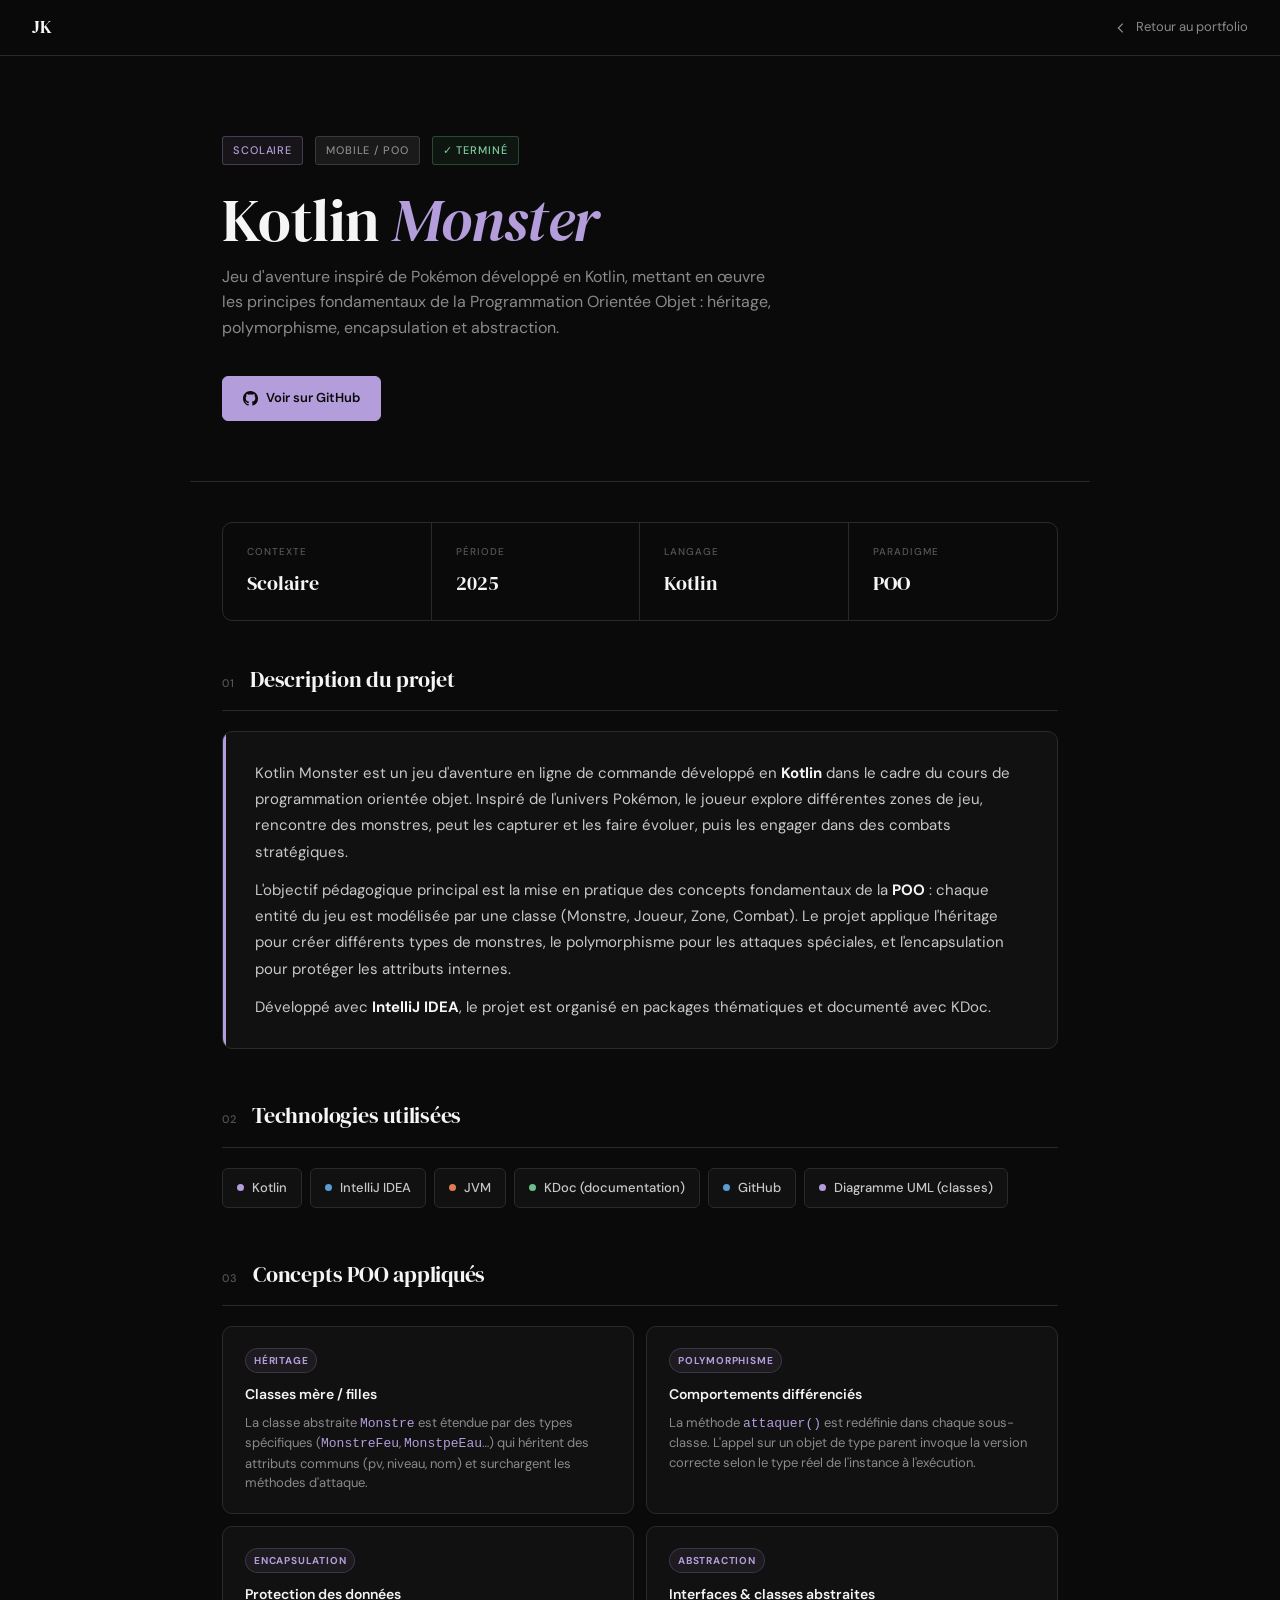
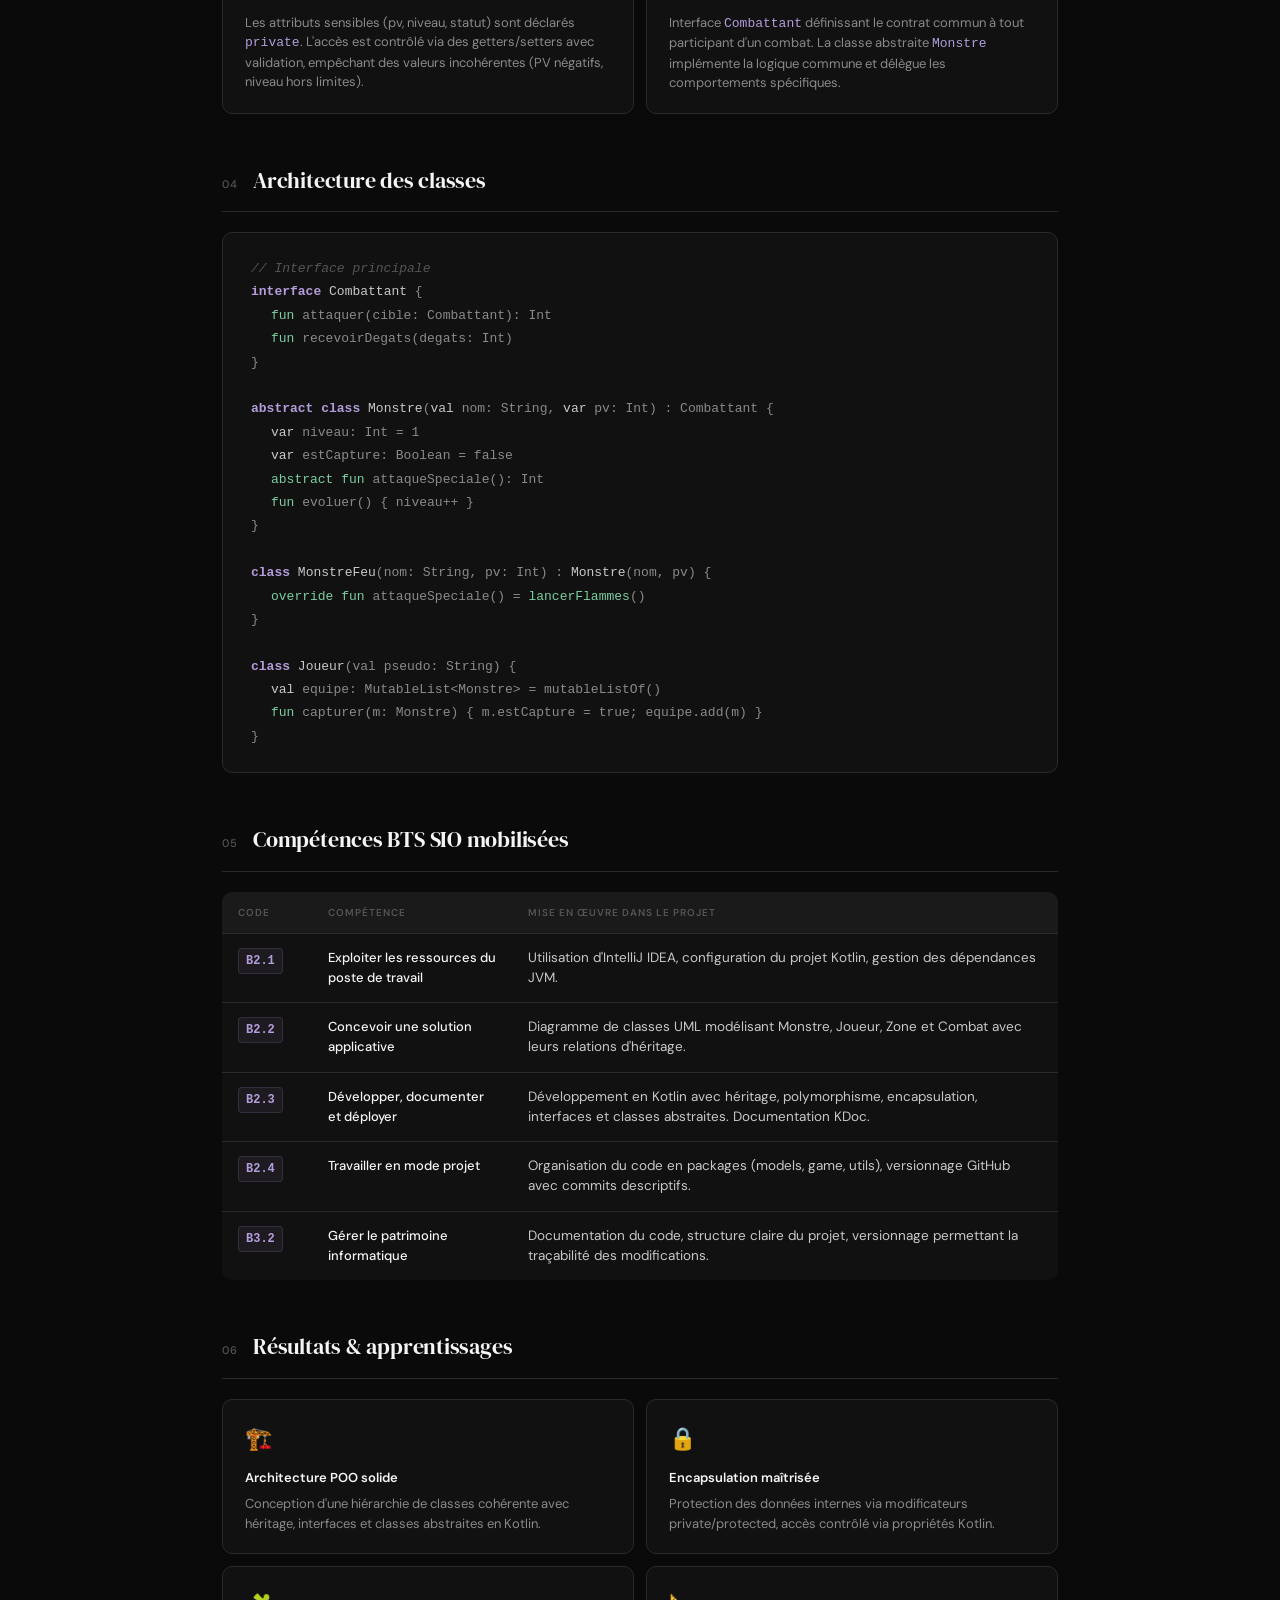
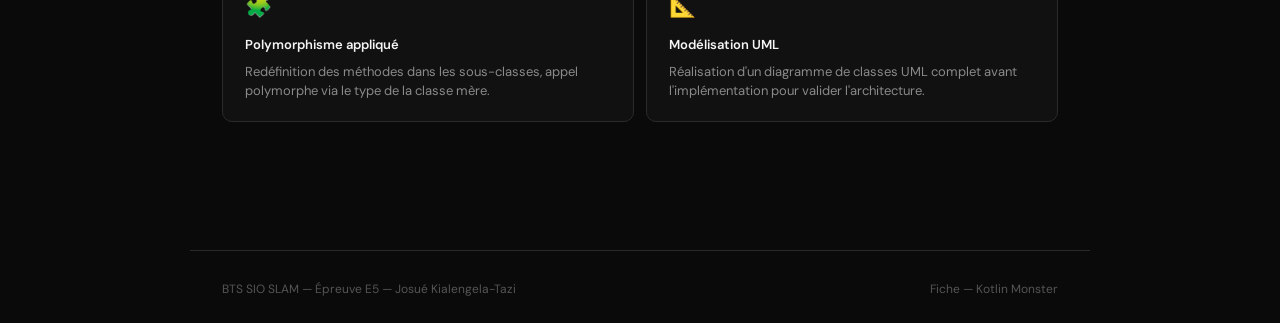
<file: kotlin-detail.html>
<!DOCTYPE html>
<html lang="fr">
<head>
<meta charset="UTF-8">
<meta name="viewport" content="width=device-width, initial-scale=1.0">
<title>Kotlin Monster — Fiche Projet</title>
<link rel="preconnect" href="https://fonts.googleapis.com">
<link href="https://fonts.googleapis.com/css2?family=DM+Serif+Display:ital@0;1&family=DM+Sans:wght@300;400;500;600&display=swap" rel="stylesheet">
<style>
  :root {
    --bg: #0a0a0a;
    --bg-2: #111111;
    --bg-3: #1a1a1a;
    --bg-4: #222222;
    --border: #2a2a2a;
    --border-2: #3a3a3a;
    --white: #f5f5f5;
    --grey-1: #c8c8c8;
    --grey-2: #8a8a8a;
    --grey-3: #555555;
    --font-display: 'DM Serif Display', Georgia, serif;
    --font-body: 'DM Sans', sans-serif;
    --container: 900px;
    --accent: #b39ddb;
    --accent-dim: rgba(179, 157, 219, 0.08);
  }

  *, *::before, *::after { margin: 0; padding: 0; box-sizing: border-box; }

  body {
    background: var(--bg);
    color: var(--white);
    font-family: var(--font-body);
    font-size: 15px;
    line-height: 1.7;
    min-height: 100vh;
  }

  a { color: inherit; text-decoration: none; }

  nav {
    position: fixed;
    top: 0; left: 0; right: 0;
    z-index: 100;
    background: rgba(10,10,10,0.92);
    backdrop-filter: blur(12px);
    border-bottom: 1px solid var(--border);
    padding: 0 32px;
    height: 56px;
    display: flex;
    align-items: center;
    justify-content: space-between;
  }

  .nav-logo { font-family: var(--font-display); font-size: 18px; }

  .nav-back {
    display: flex; align-items: center; gap: 8px;
    font-size: 13px; color: var(--grey-2); transition: color 0.2s;
  }
  .nav-back:hover { color: var(--white); }
  .nav-back svg { width: 14px; height: 14px; }

  .hero {
    margin-top: 56px;
    padding: 80px 32px 60px;
    max-width: var(--container);
    margin-left: auto; margin-right: auto;
    border-bottom: 1px solid var(--border);
  }

  .hero-meta { display: flex; align-items: center; gap: 12px; margin-bottom: 24px; }

  .tag {
    font-size: 11px; font-weight: 500; letter-spacing: 0.08em;
    text-transform: uppercase; padding: 4px 10px; border-radius: 3px;
    border: 1px solid var(--border-2); color: var(--grey-2); background: var(--bg-3);
  }
  .tag.school { border-color: rgba(179,157,219,0.3); color: var(--accent); background: var(--accent-dim); }
  .tag.done { border-color: rgba(100,200,120,0.3); color: #7dcea0; background: rgba(100,200,120,0.06); }

  .hero h1 {
    font-family: var(--font-display);
    font-size: clamp(36px, 6vw, 60px);
    font-weight: 400; line-height: 1.05;
    margin-bottom: 12px; letter-spacing: -0.01em;
  }
  .hero h1 em { font-style: italic; color: var(--accent); }

  .hero-sub { font-size: 16px; color: var(--grey-2); max-width: 560px; margin-bottom: 36px; line-height: 1.6; }

  .hero-links { display: flex; gap: 12px; flex-wrap: wrap; }

  .btn {
    display: inline-flex; align-items: center; gap: 8px;
    font-family: var(--font-body); font-size: 13px; font-weight: 500;
    padding: 10px 20px; border-radius: 6px; border: 1px solid var(--border-2);
    background: var(--bg-3); color: var(--grey-1); cursor: pointer; transition: all 0.2s;
  }
  .btn:hover { background: var(--bg-4); border-color: var(--grey-3); color: var(--white); }
  .btn-primary { background: var(--accent); color: #0a0a0a; border-color: var(--accent); font-weight: 600; }
  .btn-primary:hover { background: #c9b2f0; border-color: #c9b2f0; color: #0a0a0a; }

  .main { max-width: var(--container); margin: 0 auto; padding: 0 32px 80px; }

  .stats-bar {
    display: grid; grid-template-columns: repeat(4, 1fr);
    border: 1px solid var(--border); border-radius: 10px; overflow: hidden; margin: 40px 0;
  }
  .stat { padding: 20px 24px; border-right: 1px solid var(--border); }
  .stat:last-child { border-right: none; }
  .stat-label { font-size: 10px; font-weight: 500; letter-spacing: 0.1em; text-transform: uppercase; color: var(--grey-3); margin-bottom: 6px; }
  .stat-value { font-family: var(--font-display); font-size: 20px; color: var(--white); }

  .section { margin-bottom: 48px; }

  .section-header {
    display: flex; align-items: baseline; gap: 16px;
    margin-bottom: 20px; padding-bottom: 12px; border-bottom: 1px solid var(--border);
  }
  .section-num { font-size: 11px; color: var(--grey-3); font-weight: 500; letter-spacing: 0.05em; }
  .section-title { font-family: var(--font-display); font-size: 22px; font-weight: 400; letter-spacing: -0.01em; }

  .desc-block {
    background: var(--bg-2); border: 1px solid var(--border);
    border-radius: 10px; padding: 28px 32px; position: relative; overflow: hidden;
  }
  .desc-block::before {
    content: ''; position: absolute; left: 0; top: 0; bottom: 0;
    width: 3px; background: var(--accent);
  }
  .desc-block p { color: var(--grey-1); line-height: 1.75; font-size: 15px; }
  .desc-block p + p { margin-top: 12px; }

  .tech-grid { display: flex; flex-wrap: wrap; gap: 8px; }
  .tech-badge {
    display: flex; align-items: center; gap: 8px; padding: 8px 14px;
    background: var(--bg-2); border: 1px solid var(--border); border-radius: 6px;
    font-size: 13px; color: var(--grey-1); font-weight: 500; transition: border-color 0.2s, color 0.2s;
  }
  .tech-badge:hover { border-color: var(--border-2); color: var(--white); }
  .tech-dot { width: 7px; height: 7px; border-radius: 50%; background: var(--accent); flex-shrink: 0; }
  .tech-dot.blue { background: #5b9bd5; }
  .tech-dot.orange { background: #e07b54; }
  .tech-dot.green { background: #6cbf8a; }

  .comp-table { width: 100%; border-collapse: collapse; border-radius: 10px; overflow: hidden; }
  .comp-table thead tr { background: var(--bg-3); }
  .comp-table th {
    padding: 12px 16px; text-align: left; font-size: 10px; font-weight: 600;
    letter-spacing: 0.1em; text-transform: uppercase; color: var(--grey-3); border-bottom: 1px solid var(--border);
  }
  .comp-table td {
    padding: 14px 16px; border-bottom: 1px solid var(--border);
    vertical-align: top; color: var(--grey-1); font-size: 13.5px; line-height: 1.5;
  }
  .comp-table tr:last-child td { border-bottom: none; }
  .comp-table tbody tr { background: var(--bg-2); transition: background 0.15s; }
  .comp-table tbody tr:hover { background: var(--bg-3); }
  .comp-code {
    font-family: 'Courier New', monospace; font-size: 12px; font-weight: 700;
    color: var(--accent); white-space: nowrap; background: var(--accent-dim);
    padding: 3px 7px; border-radius: 4px; border: 1px solid rgba(179,157,219,0.15); display: inline-block;
  }
  .comp-name { color: var(--white); font-weight: 500; font-size: 13px; }

  /* POO Concept Cards */
  .poo-grid {
    display: grid;
    grid-template-columns: repeat(2, 1fr);
    gap: 12px;
  }

  .poo-card {
    background: var(--bg-2);
    border: 1px solid var(--border);
    border-radius: 10px;
    padding: 20px 22px;
    transition: border-color 0.2s;
  }
  .poo-card:hover { border-color: rgba(179,157,219,0.3); }

  .poo-pill {
    font-size: 10px;
    font-weight: 700;
    letter-spacing: 0.08em;
    text-transform: uppercase;
    padding: 3px 8px;
    border-radius: 20px;
    background: var(--accent-dim);
    color: var(--accent);
    border: 1px solid rgba(179,157,219,0.2);
    display: inline-block;
    margin-bottom: 10px;
  }

  .poo-title { font-size: 14px; font-weight: 600; color: var(--white); margin-bottom: 6px; }
  .poo-desc { font-size: 13px; color: var(--grey-2); line-height: 1.5; }

  /* Architecture */
  .arch-block {
    background: var(--bg-2);
    border: 1px solid var(--border);
    border-radius: 10px;
    padding: 24px 28px;
    font-family: 'Courier New', monospace;
    font-size: 13px;
    line-height: 1.8;
    color: var(--grey-2);
  }

  .arch-class { color: var(--accent); font-weight: 700; }
  .arch-method { color: #7dcea0; }
  .arch-prop { color: var(--grey-1); }
  .arch-comment { color: var(--grey-3); font-style: italic; }
  .arch-indent { padding-left: 20px; }

  .timeline {
    display: flex; flex-direction: column; gap: 0;
    position: relative; padding-left: 28px;
  }
  .timeline::before {
    content: ''; position: absolute; left: 7px; top: 8px; bottom: 8px;
    width: 1px; background: var(--border);
  }
  .timeline-item { position: relative; padding-bottom: 24px; }
  .timeline-item:last-child { padding-bottom: 0; }
  .timeline-dot {
    position: absolute; left: -24px; top: 6px;
    width: 15px; height: 15px; border-radius: 50%;
    background: var(--bg-4); border: 2px solid var(--border-2); transition: border-color 0.2s;
  }
  .timeline-item:hover .timeline-dot { border-color: var(--accent); }
  .timeline-date { font-size: 11px; color: var(--grey-3); letter-spacing: 0.05em; text-transform: uppercase; margin-bottom: 4px; font-weight: 500; }
  .timeline-content { font-size: 14px; color: var(--grey-1); }

  .result-grid { display: grid; grid-template-columns: 1fr 1fr; gap: 12px; }
  .result-card {
    background: var(--bg-2); border: 1px solid var(--border); border-radius: 10px;
    padding: 20px 22px; transition: border-color 0.2s;
  }
  .result-card:hover { border-color: var(--border-2); }
  .result-icon { font-size: 22px; margin-bottom: 10px; }
  .result-title { font-size: 13px; font-weight: 600; color: var(--white); margin-bottom: 5px; }
  .result-desc { font-size: 13px; color: var(--grey-2); line-height: 1.5; }

  footer {
    border-top: 1px solid var(--border);
    padding: 28px 32px; max-width: var(--container); margin: 0 auto;
    display: flex; justify-content: space-between; align-items: center;
    font-size: 12px; color: var(--grey-3);
  }

  @media (max-width: 640px) {
    .hero { padding: 60px 20px 40px; }
    .main { padding: 0 20px 60px; }
    .stats-bar { grid-template-columns: 1fr 1fr; }
    .stat:nth-child(2) { border-right: none; }
    .poo-grid, .result-grid { grid-template-columns: 1fr; }
    footer { flex-direction: column; gap: 8px; text-align: center; }
  }
</style>
</head>
<body>

<nav>
  <span class="nav-logo">JK</span>
  <a href="https://josue4231.github.io/Portfolio-JK/" class="nav-back">
    <svg viewBox="0 0 16 16" fill="none" stroke="currentColor" stroke-width="1.5"><path d="M10 3L5 8l5 5"/></svg>
    Retour au portfolio
  </a>
</nav>

<div class="hero" style="margin-top:56px">
  <div class="hero-meta">
    <span class="tag school">Scolaire</span>
    <span class="tag">Mobile / POO</span>
    <span class="tag done">✓ Terminé</span>
  </div>
  <h1>Kotlin <em>Monster</em></h1>
  <p class="hero-sub">Jeu d'aventure inspiré de Pokémon développé en Kotlin, mettant en œuvre les principes fondamentaux de la Programmation Orientée Objet : héritage, polymorphisme, encapsulation et abstraction.</p>
  <div class="hero-links">
    <a href="https://github.com/Josue4231/kotlin-Monsters" target="_blank" class="btn btn-primary">
      <svg width="15" height="15" viewBox="0 0 24 24" fill="currentColor"><path d="M12 0C5.37 0 0 5.37 0 12c0 5.31 3.435 9.795 8.205 11.385.6.105.825-.255.825-.57 0-.285-.015-1.23-.015-2.235-3.015.555-3.795-.735-4.035-1.41-.135-.345-.72-1.41-1.23-1.695-.42-.225-1.02-.78-.015-.795.945-.015 1.62.87 1.845 1.23 1.08 1.815 2.805 1.305 3.495.99.105-.78.42-1.305.765-1.605-2.67-.3-5.46-1.335-5.46-5.925 0-1.305.465-2.385 1.23-3.225-.12-.3-.54-1.53.12-3.18 0 0 1.005-.315 3.3 1.23.96-.27 1.98-.405 3-.405s2.04.135 3 .405c2.295-1.56 3.3-1.23 3.3-1.23.66 1.65.24 2.88.12 3.18.765.84 1.23 1.905 1.23 3.225 0 4.605-2.805 5.625-5.475 5.925.435.375.81 1.095.81 2.22 0 1.605-.015 2.895-.015 3.3 0 .315.225.69.825.57A12.02 12.02 0 0 0 24 12c0-6.63-5.37-12-12-12z"/></svg>
      Voir sur GitHub
    </a>
  </div>
</div>

<main class="main">

  <div class="stats-bar">
    <div class="stat"><div class="stat-label">Contexte</div><div class="stat-value">Scolaire</div></div>
    <div class="stat"><div class="stat-label">Période</div><div class="stat-value">2025</div></div>
    <div class="stat"><div class="stat-label">Langage</div><div class="stat-value">Kotlin</div></div>
    <div class="stat"><div class="stat-label">Paradigme</div><div class="stat-value">POO</div></div>
  </div>

  <!-- 01 — Description -->
  <div class="section">
    <div class="section-header">
      <span class="section-num">01</span>
      <h2 class="section-title">Description du projet</h2>
    </div>
    <div class="desc-block">
      <p>Kotlin Monster est un jeu d'aventure en ligne de commande développé en <strong style="color:var(--white)">Kotlin</strong> dans le cadre du cours de programmation orientée objet. Inspiré de l'univers Pokémon, le joueur explore différentes zones de jeu, rencontre des monstres, peut les capturer et les faire évoluer, puis les engager dans des combats stratégiques.</p>
      <p>L'objectif pédagogique principal est la mise en pratique des concepts fondamentaux de la <strong style="color:var(--white)">POO</strong> : chaque entité du jeu est modélisée par une classe (Monstre, Joueur, Zone, Combat). Le projet applique l'héritage pour créer différents types de monstres, le polymorphisme pour les attaques spéciales, et l'encapsulation pour protéger les attributs internes.</p>
      <p>Développé avec <strong style="color:var(--white)">IntelliJ IDEA</strong>, le projet est organisé en packages thématiques et documenté avec KDoc.</p>
    </div>
  </div>

  <!-- 02 — Technologies -->
  <div class="section">
    <div class="section-header">
      <span class="section-num">02</span>
      <h2 class="section-title">Technologies utilisées</h2>
    </div>
    <div class="tech-grid">
      <div class="tech-badge"><span class="tech-dot"></span>Kotlin</div>
      <div class="tech-badge"><span class="tech-dot blue"></span>IntelliJ IDEA</div>
      <div class="tech-badge"><span class="tech-dot orange"></span>JVM</div>
      <div class="tech-badge"><span class="tech-dot green"></span>KDoc (documentation)</div>
      <div class="tech-badge"><span class="tech-dot blue"></span>GitHub</div>
      <div class="tech-badge"><span class="tech-dot"></span>Diagramme UML (classes)</div>
    </div>
  </div>

  <!-- 03 — Concepts POO -->
  <div class="section">
    <div class="section-header">
      <span class="section-num">03</span>
      <h2 class="section-title">Concepts POO appliqués</h2>
    </div>
    <div class="poo-grid">
      <div class="poo-card">
        <div class="poo-pill">Héritage</div>
        <div class="poo-title">Classes mère / filles</div>
        <div class="poo-desc">La classe abstraite <code style="color:var(--accent)">Monstre</code> est étendue par des types spécifiques (<code style="color:var(--accent)">MonstreFeu</code>, <code style="color:var(--accent)">MonstреEau</code>…) qui héritent des attributs communs (pv, niveau, nom) et surchargent les méthodes d'attaque.</div>
      </div>
      <div class="poo-card">
        <div class="poo-pill">Polymorphisme</div>
        <div class="poo-title">Comportements différenciés</div>
        <div class="poo-desc">La méthode <code style="color:var(--accent)">attaquer()</code> est redéfinie dans chaque sous-classe. L'appel sur un objet de type parent invoque la version correcte selon le type réel de l'instance à l'exécution.</div>
      </div>
      <div class="poo-card">
        <div class="poo-pill">Encapsulation</div>
        <div class="poo-title">Protection des données</div>
        <div class="poo-desc">Les attributs sensibles (pv, niveau, statut) sont déclarés <code style="color:var(--accent)">private</code>. L'accès est contrôlé via des getters/setters avec validation, empêchant des valeurs incohérentes (PV négatifs, niveau hors limites).</div>
      </div>
      <div class="poo-card">
        <div class="poo-pill">Abstraction</div>
        <div class="poo-title">Interfaces & classes abstraites</div>
        <div class="poo-desc">Interface <code style="color:var(--accent)">Combattant</code> définissant le contrat commun à tout participant d'un combat. La classe abstraite <code style="color:var(--accent)">Monstre</code> implémente la logique commune et délègue les comportements spécifiques.</div>
      </div>
    </div>
  </div>

  <!-- 04 — Architecture -->
  <div class="section">
    <div class="section-header">
      <span class="section-num">04</span>
      <h2 class="section-title">Architecture des classes</h2>
    </div>
    <div class="arch-block">
      <div><span class="arch-comment">// Interface principale</span></div>
      <div><span class="arch-class">interface</span> <span class="arch-prop">Combattant</span> {</div>
      <div class="arch-indent"><span class="arch-method">fun</span> attaquer(cible: Combattant): Int</div>
      <div class="arch-indent"><span class="arch-method">fun</span> recevoirDegats(degats: Int)</div>
      <div>}</div>
      <br>
      <div><span class="arch-class">abstract class</span> <span class="arch-prop">Monstre</span>(<span class="arch-prop">val</span> nom: String, <span class="arch-prop">var</span> pv: Int) : Combattant {</div>
      <div class="arch-indent"><span class="arch-prop">var</span> niveau: Int = 1</div>
      <div class="arch-indent"><span class="arch-prop">var</span> estCapture: Boolean = false</div>
      <div class="arch-indent"><span class="arch-method">abstract fun</span> attaqueSpeciale(): Int</div>
      <div class="arch-indent"><span class="arch-method">fun</span> evoluer() { niveau++ }</div>
      <div>}</div>
      <br>
      <div><span class="arch-class">class</span> <span class="arch-prop">MonstreFeu</span>(nom: String, pv: Int) : <span class="arch-prop">Monstre</span>(nom, pv) {</div>
      <div class="arch-indent"><span class="arch-method">override fun</span> attaqueSpeciale() = <span class="arch-method">lancerFlammes</span>()</div>
      <div>}</div>
      <br>
      <div><span class="arch-class">class</span> <span class="arch-prop">Joueur</span>(val pseudo: String) {</div>
      <div class="arch-indent"><span class="arch-prop">val</span> equipe: MutableList&lt;Monstre&gt; = mutableListOf()</div>
      <div class="arch-indent"><span class="arch-method">fun</span> capturer(m: Monstre) { m.estCapture = true; equipe.add(m) }</div>
      <div>}</div>
    </div>
  </div>

  <!-- 05 — Compétences -->
  <div class="section">
    <div class="section-header">
      <span class="section-num">05</span>
      <h2 class="section-title">Compétences BTS SIO mobilisées</h2>
    </div>
    <table class="comp-table">
      <thead>
        <tr>
          <th style="width:90px">Code</th>
          <th style="width:200px">Compétence</th>
          <th>Mise en œuvre dans le projet</th>
        </tr>
      </thead>
      <tbody>
        <tr>
          <td><span class="comp-code">B2.1</span></td>
          <td><span class="comp-name">Exploiter les ressources du poste de travail</span></td>
          <td>Utilisation d'IntelliJ IDEA, configuration du projet Kotlin, gestion des dépendances JVM.</td>
        </tr>
        <tr>
          <td><span class="comp-code">B2.2</span></td>
          <td><span class="comp-name">Concevoir une solution applicative</span></td>
          <td>Diagramme de classes UML modélisant Monstre, Joueur, Zone et Combat avec leurs relations d'héritage.</td>
        </tr>
        <tr>
          <td><span class="comp-code">B2.3</span></td>
          <td><span class="comp-name">Développer, documenter et déployer</span></td>
          <td>Développement en Kotlin avec héritage, polymorphisme, encapsulation, interfaces et classes abstraites. Documentation KDoc.</td>
        </tr>
        <tr>
          <td><span class="comp-code">B2.4</span></td>
          <td><span class="comp-name">Travailler en mode projet</span></td>
          <td>Organisation du code en packages (models, game, utils), versionnage GitHub avec commits descriptifs.</td>
        </tr>
        <tr>
          <td><span class="comp-code">B3.2</span></td>
          <td><span class="comp-name">Gérer le patrimoine informatique</span></td>
          <td>Documentation du code, structure claire du projet, versionnage permettant la traçabilité des modifications.</td>
        </tr>
      </tbody>
    </table>
  </div>

  <!-- 06 — Résultats -->
  <div class="section">
    <div class="section-header">
      <span class="section-num">06</span>
      <h2 class="section-title">Résultats & apprentissages</h2>
    </div>
    <div class="result-grid">
      <div class="result-card">
        <div class="result-icon">🏗️</div>
        <div class="result-title">Architecture POO solide</div>
        <div class="result-desc">Conception d'une hiérarchie de classes cohérente avec héritage, interfaces et classes abstraites en Kotlin.</div>
      </div>
      <div class="result-card">
        <div class="result-icon">🔒</div>
        <div class="result-title">Encapsulation maîtrisée</div>
        <div class="result-desc">Protection des données internes via modificateurs private/protected, accès contrôlé via propriétés Kotlin.</div>
      </div>
      <div class="result-card">
        <div class="result-icon">🧩</div>
        <div class="result-title">Polymorphisme appliqué</div>
        <div class="result-desc">Redéfinition des méthodes dans les sous-classes, appel polymorphe via le type de la classe mère.</div>
      </div>
      <div class="result-card">
        <div class="result-icon">📐</div>
        <div class="result-title">Modélisation UML</div>
        <div class="result-desc">Réalisation d'un diagramme de classes UML complet avant l'implémentation pour valider l'architecture.</div>
      </div>
    </div>
  </div>

</main>

<footer>
  <span>BTS SIO SLAM — Épreuve E5 — Josué Kialengela-Tazi</span>
  <span>Fiche — Kotlin Monster</span>
</footer>

</body>
</html>
</file>
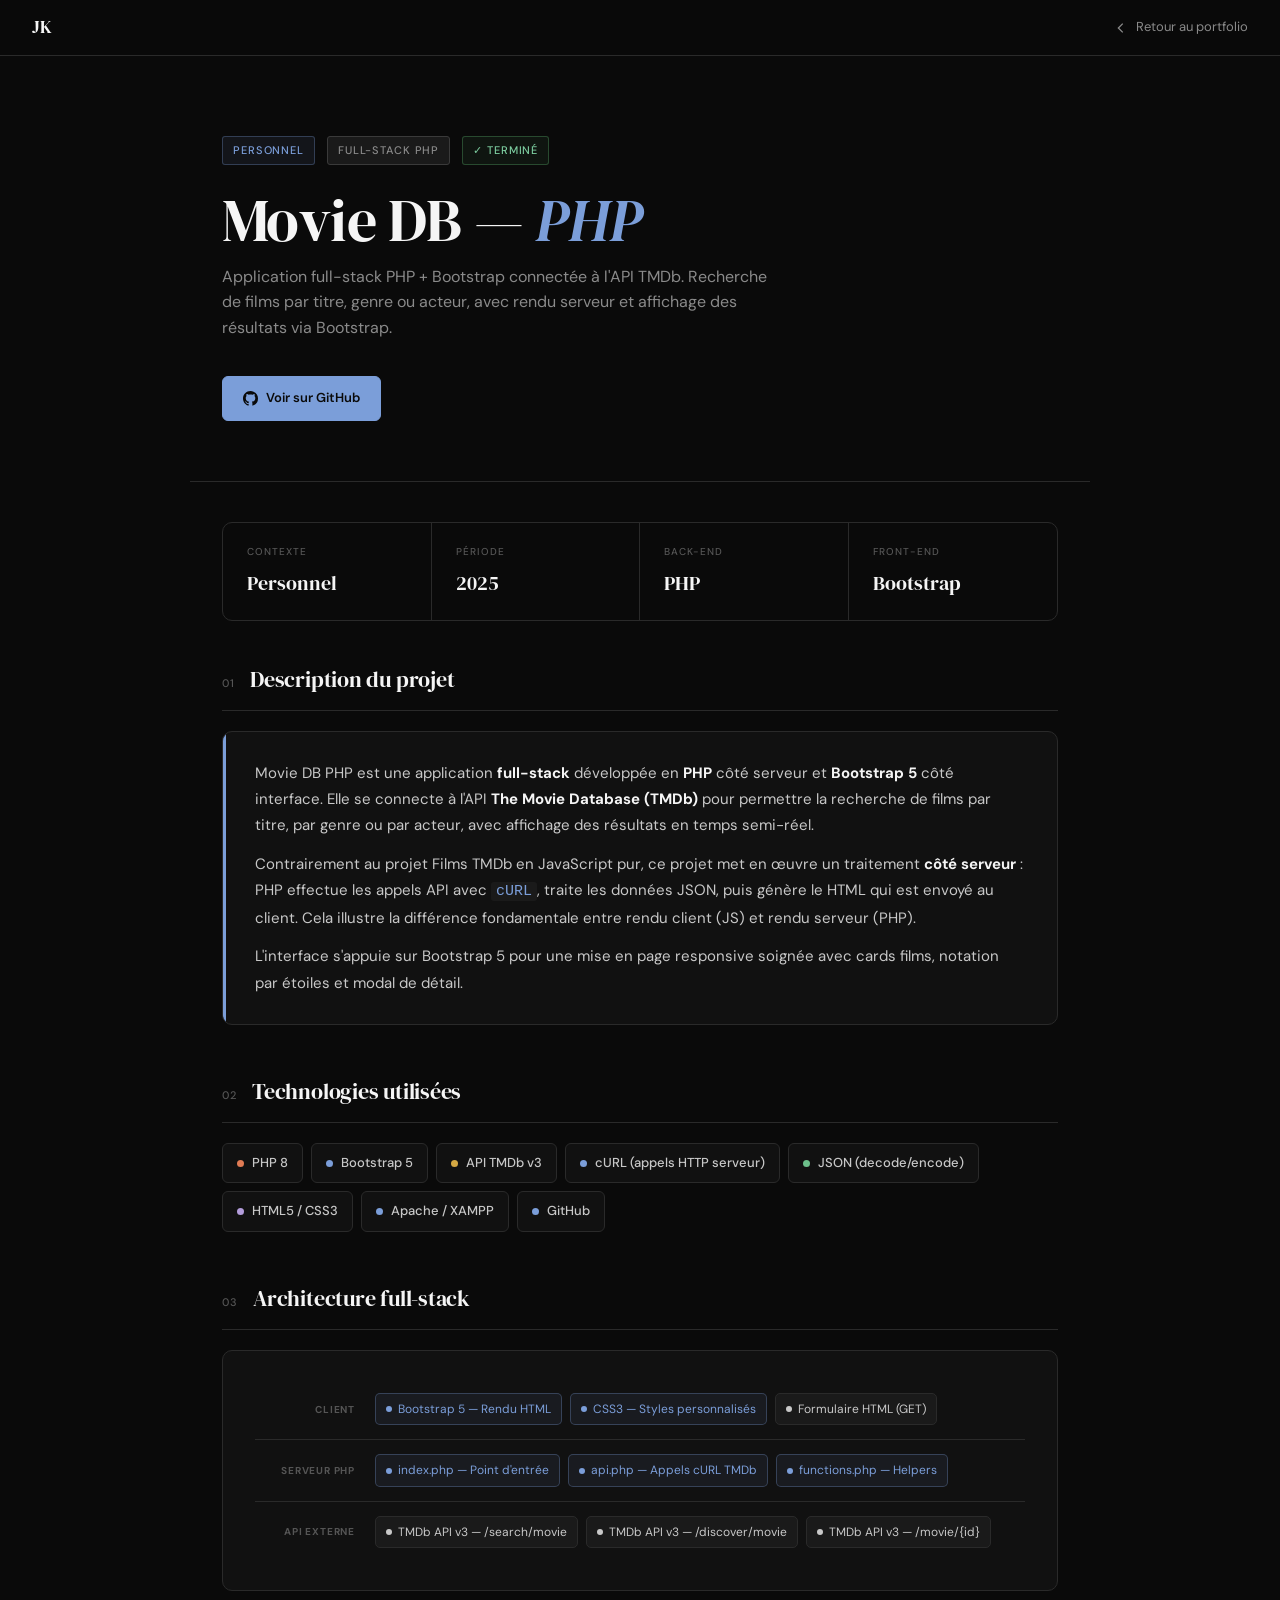
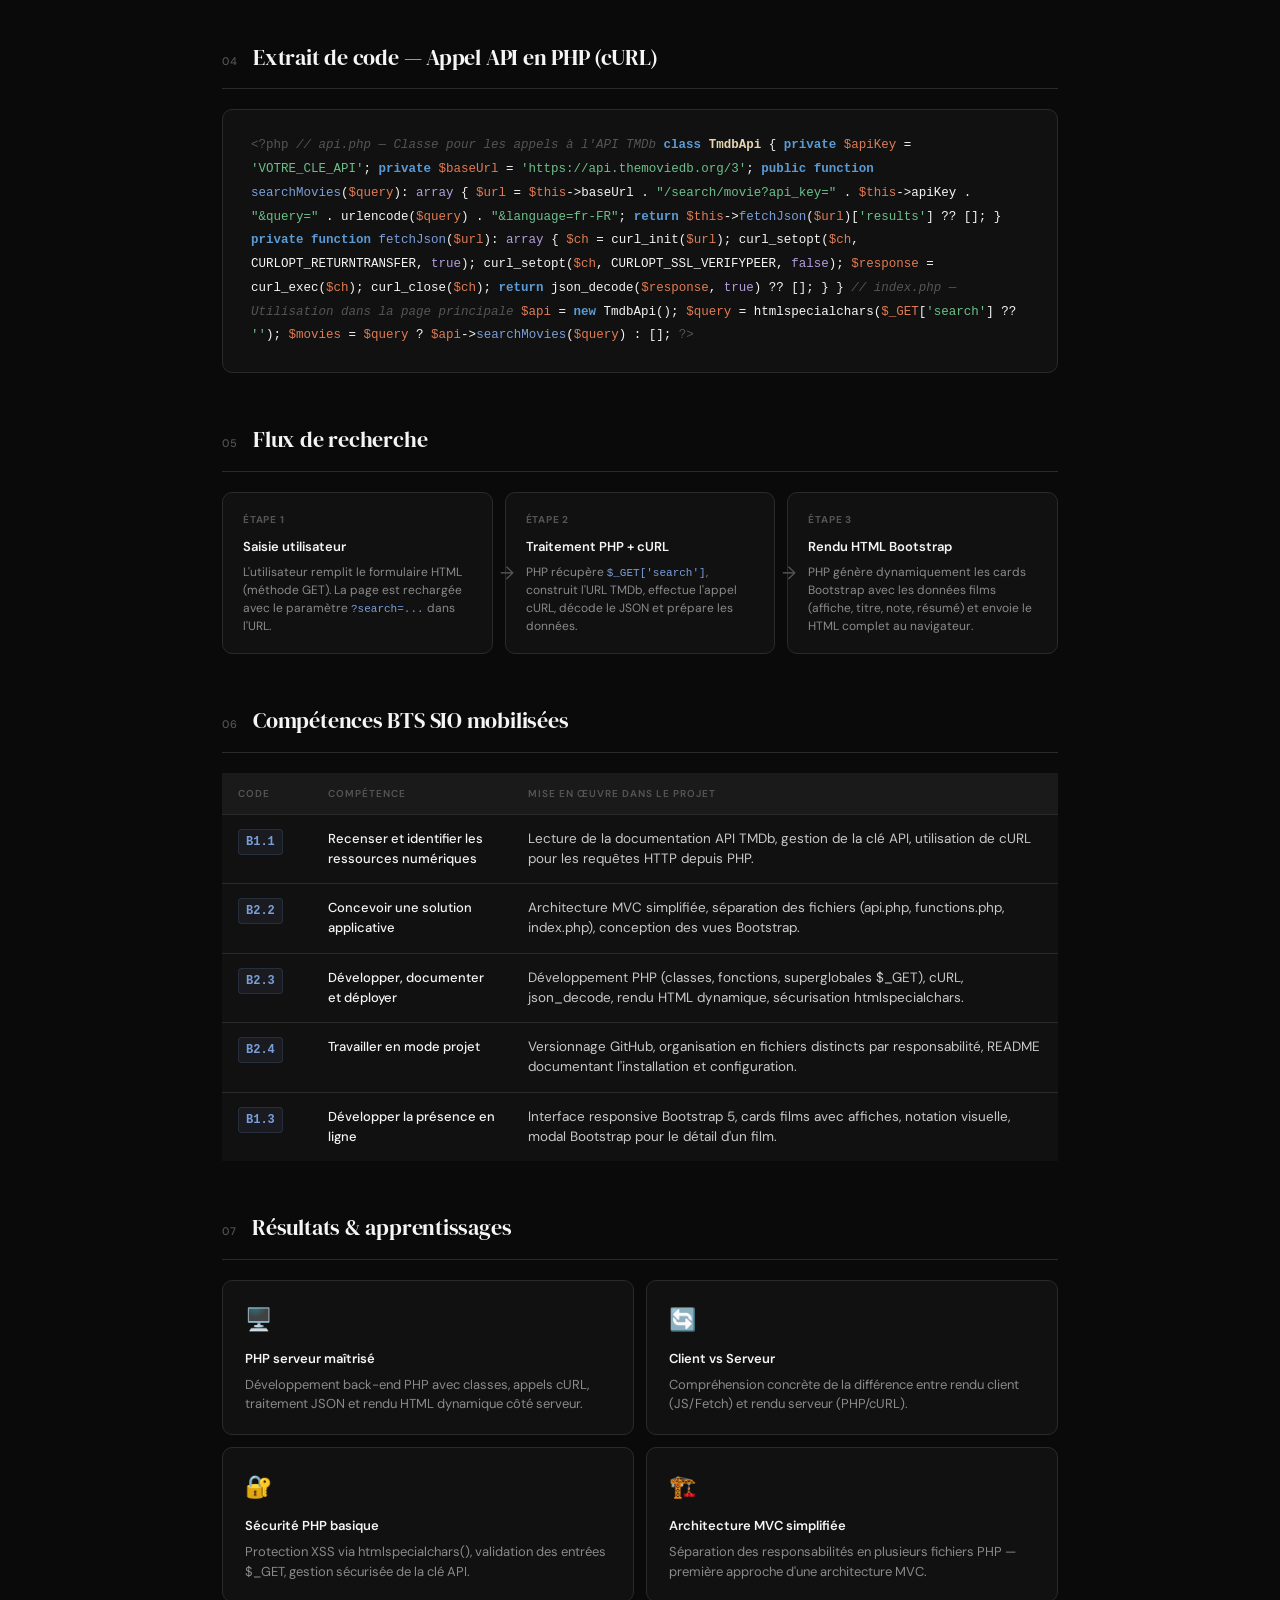
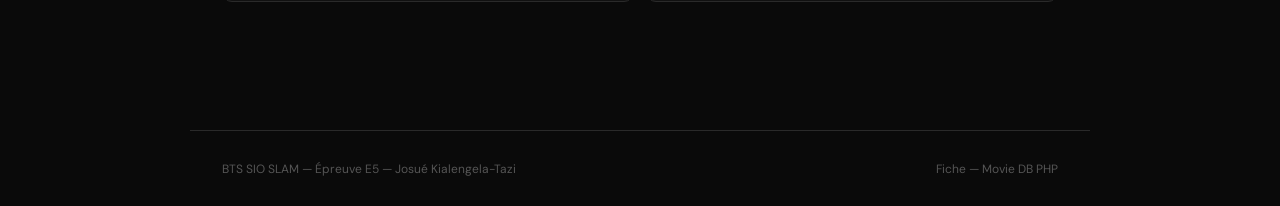
<file: moviedb-detail.html>
<!DOCTYPE html>
<html lang="fr">
<head>
<meta charset="UTF-8">
<meta name="viewport" content="width=device-width, initial-scale=1.0">
<title>Movie DB PHP — Fiche Projet</title>
<link rel="preconnect" href="https://fonts.googleapis.com">
<link href="https://fonts.googleapis.com/css2?family=DM+Serif+Display:ital@0;1&family=DM+Sans:wght@300;400;500;600&display=swap" rel="stylesheet">
<style>
  :root {
    --bg: #0a0a0a; --bg-2: #111111; --bg-3: #1a1a1a; --bg-4: #222222;
    --border: #2a2a2a; --border-2: #3a3a3a;
    --white: #f5f5f5; --grey-1: #c8c8c8; --grey-2: #8a8a8a; --grey-3: #555555;
    --font-display: 'DM Serif Display', Georgia, serif;
    --font-body: 'DM Sans', sans-serif;
    --container: 900px;
    --accent: #7b9ed9;
    --accent-dim: rgba(123, 158, 217, 0.08);
  }
  *, *::before, *::after { margin: 0; padding: 0; box-sizing: border-box; }
  body { background: var(--bg); color: var(--white); font-family: var(--font-body); font-size: 15px; line-height: 1.7; }
  a { color: inherit; text-decoration: none; }

  nav { position: fixed; top: 0; left: 0; right: 0; z-index: 100; background: rgba(10,10,10,0.92); backdrop-filter: blur(12px); border-bottom: 1px solid var(--border); padding: 0 32px; height: 56px; display: flex; align-items: center; justify-content: space-between; }
  .nav-logo { font-family: var(--font-display); font-size: 18px; }
  .nav-back { display: flex; align-items: center; gap: 8px; font-size: 13px; color: var(--grey-2); transition: color 0.2s; }
  .nav-back:hover { color: var(--white); }
  .nav-back svg { width: 14px; height: 14px; }

  .hero { margin-top: 56px; padding: 80px 32px 60px; max-width: var(--container); margin-left: auto; margin-right: auto; border-bottom: 1px solid var(--border); }
  .hero-meta { display: flex; align-items: center; gap: 12px; margin-bottom: 24px; flex-wrap: wrap; }
  .tag { font-size: 11px; font-weight: 500; letter-spacing: 0.08em; text-transform: uppercase; padding: 4px 10px; border-radius: 3px; border: 1px solid var(--border-2); color: var(--grey-2); background: var(--bg-3); }
  .tag.perso { border-color: rgba(123,158,217,0.3); color: var(--accent); background: var(--accent-dim); }
  .tag.done { border-color: rgba(100,200,120,0.3); color: #7dcea0; background: rgba(100,200,120,0.06); }

  .hero h1 { font-family: var(--font-display); font-size: clamp(36px,6vw,60px); font-weight: 400; line-height: 1.05; margin-bottom: 12px; letter-spacing: -0.01em; }
  .hero h1 em { font-style: italic; color: var(--accent); }
  .hero-sub { font-size: 16px; color: var(--grey-2); max-width: 560px; margin-bottom: 36px; line-height: 1.6; }
  .hero-links { display: flex; gap: 12px; flex-wrap: wrap; }

  .btn { display: inline-flex; align-items: center; gap: 8px; font-family: var(--font-body); font-size: 13px; font-weight: 500; padding: 10px 20px; border-radius: 6px; border: 1px solid var(--border-2); background: var(--bg-3); color: var(--grey-1); cursor: pointer; transition: all 0.2s; }
  .btn:hover { background: var(--bg-4); border-color: var(--grey-3); color: var(--white); }
  .btn-primary { background: var(--accent); color: #0a0a0a; border-color: var(--accent); font-weight: 600; }
  .btn-primary:hover { background: #9ab5e6; border-color: #9ab5e6; color: #0a0a0a; }

  .main { max-width: var(--container); margin: 0 auto; padding: 0 32px 80px; }

  .stats-bar { display: grid; grid-template-columns: repeat(4,1fr); border: 1px solid var(--border); border-radius: 10px; overflow: hidden; margin: 40px 0; }
  .stat { padding: 20px 24px; border-right: 1px solid var(--border); }
  .stat:last-child { border-right: none; }
  .stat-label { font-size: 10px; font-weight: 500; letter-spacing: 0.1em; text-transform: uppercase; color: var(--grey-3); margin-bottom: 6px; }
  .stat-value { font-family: var(--font-display); font-size: 20px; color: var(--white); }

  .section { margin-bottom: 48px; }
  .section-header { display: flex; align-items: baseline; gap: 16px; margin-bottom: 20px; padding-bottom: 12px; border-bottom: 1px solid var(--border); }
  .section-num { font-size: 11px; color: var(--grey-3); font-weight: 500; letter-spacing: 0.05em; }
  .section-title { font-family: var(--font-display); font-size: 22px; font-weight: 400; letter-spacing: -0.01em; }

  .desc-block { background: var(--bg-2); border: 1px solid var(--border); border-radius: 10px; padding: 28px 32px; position: relative; overflow: hidden; }
  .desc-block::before { content: ''; position: absolute; left: 0; top: 0; bottom: 0; width: 3px; background: var(--accent); }
  .desc-block p { color: var(--grey-1); line-height: 1.75; font-size: 15px; }
  .desc-block p + p { margin-top: 12px; }

  .tech-grid { display: flex; flex-wrap: wrap; gap: 8px; }
  .tech-badge { display: flex; align-items: center; gap: 8px; padding: 8px 14px; background: var(--bg-2); border: 1px solid var(--border); border-radius: 6px; font-size: 13px; color: var(--grey-1); font-weight: 500; transition: border-color 0.2s; }
  .tech-badge:hover { border-color: var(--border-2); color: var(--white); }
  .tech-dot { width: 7px; height: 7px; border-radius: 50%; flex-shrink: 0; background: var(--accent); }
  .tech-dot.orange { background: #e07b54; }
  .tech-dot.green  { background: #6cbf8a; }
  .tech-dot.purple { background: #b39ddb; }
  .tech-dot.gold   { background: #d4a843; }

  /* Architecture Full-stack */
  .stack-diagram {
    background: var(--bg-2); border: 1px solid var(--border); border-radius: 10px; padding: 28px 32px;
    display: flex; flex-direction: column; gap: 0;
  }
  .stack-layer {
    display: grid; grid-template-columns: 100px 1fr; align-items: center; gap: 20px;
    padding: 14px 0; border-bottom: 1px solid var(--border);
  }
  .stack-layer:last-child { border-bottom: none; }
  .stack-label {
    font-size: 10px; font-weight: 700; letter-spacing: 0.08em; text-transform: uppercase;
    color: var(--grey-3); text-align: right;
  }
  .stack-content { display: flex; flex-wrap: wrap; gap: 8px; }
  .stack-pill {
    background: var(--bg-3); border: 1px solid var(--border); border-radius: 5px;
    padding: 5px 10px; font-size: 12px; color: var(--grey-1);
    display: flex; align-items: center; gap: 6px;
  }
  .stack-pill.accent { border-color: rgba(123,158,217,0.3); color: var(--accent); background: var(--accent-dim); }
  .stack-pill-dot { width: 6px; height: 6px; border-radius: 50%; background: currentColor; flex-shrink: 0; }

  /* Code PHP -->  */
  .code-block { background: var(--bg-2); border: 1px solid var(--border); border-radius: 10px; padding: 24px 28px; font-family: 'Courier New', monospace; font-size: 12.5px; line-height: 1.9; overflow-x: auto; }
  .php-tag  { color: var(--grey-3); }
  .php-kw   { color: #5b9bd5; font-weight: 700; }
  .php-fn   { color: var(--accent); }
  .php-str  { color: #6cbf8a; }
  .php-var  { color: #e07b54; }
  .php-cmt  { color: var(--grey-3); font-style: italic; }
  .php-num  { color: #b39ddb; }

  /* Tableau flux recherche */
  .search-flow { display: grid; grid-template-columns: repeat(3,1fr); gap: 12px; }
  .flow-block { background: var(--bg-2); border: 1px solid var(--border); border-radius: 10px; padding: 18px 20px; position: relative; }
  .flow-arrow {
    position: absolute; right: -22px; top: 50%; transform: translateY(-50%);
    color: var(--grey-3); font-size: 18px; z-index: 1;
  }
  .flow-block:last-child .flow-arrow { display: none; }
  .flow-step-num { font-size: 10px; font-weight: 700; color: var(--grey-3); letter-spacing: 0.08em; text-transform: uppercase; margin-bottom: 8px; }
  .flow-step-title { font-size: 13px; font-weight: 600; color: var(--white); margin-bottom: 5px; }
  .flow-step-desc { font-size: 12px; color: var(--grey-2); line-height: 1.5; }

  .comp-table { width: 100%; border-collapse: collapse; }
  .comp-table thead tr { background: var(--bg-3); }
  .comp-table th { padding: 12px 16px; text-align: left; font-size: 10px; font-weight: 600; letter-spacing: 0.1em; text-transform: uppercase; color: var(--grey-3); border-bottom: 1px solid var(--border); }
  .comp-table td { padding: 14px 16px; border-bottom: 1px solid var(--border); vertical-align: top; color: var(--grey-1); font-size: 13.5px; line-height: 1.5; }
  .comp-table tr:last-child td { border-bottom: none; }
  .comp-table tbody tr { background: var(--bg-2); transition: background 0.15s; }
  .comp-table tbody tr:hover { background: var(--bg-3); }
  .comp-code { font-family: 'Courier New', monospace; font-size: 12px; font-weight: 700; color: var(--accent); background: var(--accent-dim); padding: 3px 7px; border-radius: 4px; border: 1px solid rgba(123,158,217,0.15); display: inline-block; }
  .comp-name { color: var(--white); font-weight: 500; font-size: 13px; }

  .result-grid { display: grid; grid-template-columns: 1fr 1fr; gap: 12px; }
  .result-card { background: var(--bg-2); border: 1px solid var(--border); border-radius: 10px; padding: 20px 22px; transition: border-color 0.2s; }
  .result-card:hover { border-color: var(--border-2); }
  .result-icon { font-size: 22px; margin-bottom: 10px; }
  .result-title { font-size: 13px; font-weight: 600; color: var(--white); margin-bottom: 5px; }
  .result-desc { font-size: 13px; color: var(--grey-2); line-height: 1.5; }

  footer { border-top: 1px solid var(--border); padding: 28px 32px; max-width: var(--container); margin: 0 auto; display: flex; justify-content: space-between; align-items: center; font-size: 12px; color: var(--grey-3); }

  @media (max-width: 640px) {
    .hero { padding: 60px 20px 40px; }
    .main { padding: 0 20px 60px; }
    .stats-bar { grid-template-columns: 1fr 1fr; }
    .stat:nth-child(2) { border-right: none; }
    .search-flow { grid-template-columns: 1fr; }
    .stack-layer { grid-template-columns: 80px 1fr; }
    .result-grid { grid-template-columns: 1fr; }
    footer { flex-direction: column; gap: 8px; text-align: center; }
  }
</style>
</head>
<body>

<nav>
  <span class="nav-logo">JK</span>
  <a href="https://josue4231.github.io/Portfolio-JK/" class="nav-back">
    <svg viewBox="0 0 16 16" fill="none" stroke="currentColor" stroke-width="1.5"><path d="M10 3L5 8l5 5"/></svg>
    Retour au portfolio
  </a>
</nav>

<div class="hero" style="margin-top:56px">
  <div class="hero-meta">
    <span class="tag perso">Personnel</span>
    <span class="tag">Full-stack PHP</span>
    <span class="tag done">✓ Terminé</span>
  </div>
  <h1>Movie DB — <em>PHP</em></h1>
  <p class="hero-sub">Application full-stack PHP + Bootstrap connectée à l'API TMDb. Recherche de films par titre, genre ou acteur, avec rendu serveur et affichage des résultats via Bootstrap.</p>
  <div class="hero-links">
    <a href="https://github.com/Josue4231/Projet-API-Movie-DB" target="_blank" class="btn btn-primary">
      <svg width="15" height="15" viewBox="0 0 24 24" fill="currentColor"><path d="M12 0C5.37 0 0 5.37 0 12c0 5.31 3.435 9.795 8.205 11.385.6.105.825-.255.825-.57 0-.285-.015-1.23-.015-2.235-3.015.555-3.795-.735-4.035-1.41-.135-.345-.72-1.41-1.23-1.695-.42-.225-1.02-.78-.015-.795.945-.015 1.62.87 1.845 1.23 1.08 1.815 2.805 1.305 3.495.99.105-.78.42-1.305.765-1.605-2.67-.3-5.46-1.335-5.46-5.925 0-1.305.465-2.385 1.23-3.225-.12-.3-.54-1.53.12-3.18 0 0 1.005-.315 3.3 1.23.96-.27 1.98-.405 3-.405s2.04.135 3 .405c2.295-1.56 3.3-1.23 3.3-1.23.66 1.65.24 2.88.12 3.18.765.84 1.23 1.905 1.23 3.225 0 4.605-2.805 5.625-5.475 5.925.435.375.81 1.095.81 2.22 0 1.605-.015 2.895-.015 3.3 0 .315.225.69.825.57A12.02 12.02 0 0 0 24 12c0-6.63-5.37-12-12-12z"/></svg>
      Voir sur GitHub
    </a>
  </div>
</div>

<main class="main">

  <div class="stats-bar">
    <div class="stat"><div class="stat-label">Contexte</div><div class="stat-value">Personnel</div></div>
    <div class="stat"><div class="stat-label">Période</div><div class="stat-value">2025</div></div>
    <div class="stat"><div class="stat-label">Back-end</div><div class="stat-value">PHP</div></div>
    <div class="stat"><div class="stat-label">Front-end</div><div class="stat-value">Bootstrap</div></div>
  </div>

  <!-- 01 Description -->
  <div class="section">
    <div class="section-header"><span class="section-num">01</span><h2 class="section-title">Description du projet</h2></div>
    <div class="desc-block">
      <p>Movie DB PHP est une application <strong style="color:var(--white)">full-stack</strong> développée en <strong style="color:var(--white)">PHP</strong> côté serveur et <strong style="color:var(--white)">Bootstrap 5</strong> côté interface. Elle se connecte à l'API <strong style="color:var(--white)">The Movie Database (TMDb)</strong> pour permettre la recherche de films par titre, par genre ou par acteur, avec affichage des résultats en temps semi-réel.</p>
      <p>Contrairement au projet Films TMDb en JavaScript pur, ce projet met en œuvre un traitement <strong style="color:var(--white)">côté serveur</strong> : PHP effectue les appels API avec <code style="font-family:monospace;color:var(--accent);background:var(--bg-3);padding:1px 5px;border-radius:3px">cURL</code>, traite les données JSON, puis génère le HTML qui est envoyé au client. Cela illustre la différence fondamentale entre rendu client (JS) et rendu serveur (PHP).</p>
      <p>L'interface s'appuie sur Bootstrap 5 pour une mise en page responsive soignée avec cards films, notation par étoiles et modal de détail.</p>
    </div>
  </div>

  <!-- 02 Tech -->
  <div class="section">
    <div class="section-header"><span class="section-num">02</span><h2 class="section-title">Technologies utilisées</h2></div>
    <div class="tech-grid">
      <div class="tech-badge"><span class="tech-dot orange"></span>PHP 8</div>
      <div class="tech-badge"><span class="tech-dot"></span>Bootstrap 5</div>
      <div class="tech-badge"><span class="tech-dot gold"></span>API TMDb v3</div>
      <div class="tech-badge"><span class="tech-dot"></span>cURL (appels HTTP serveur)</div>
      <div class="tech-badge"><span class="tech-dot green"></span>JSON (decode/encode)</div>
      <div class="tech-badge"><span class="tech-dot purple"></span>HTML5 / CSS3</div>
      <div class="tech-badge"><span class="tech-dot"></span>Apache / XAMPP</div>
      <div class="tech-badge"><span class="tech-dot"></span>GitHub</div>
    </div>
  </div>

  <!-- 03 Stack diagram -->
  <div class="section">
    <div class="section-header"><span class="section-num">03</span><h2 class="section-title">Architecture full-stack</h2></div>
    <div class="stack-diagram">
      <div class="stack-layer">
        <div class="stack-label">Client</div>
        <div class="stack-content">
          <div class="stack-pill accent"><span class="stack-pill-dot"></span>Bootstrap 5 — Rendu HTML</div>
          <div class="stack-pill accent"><span class="stack-pill-dot"></span>CSS3 — Styles personnalisés</div>
          <div class="stack-pill"><span class="stack-pill-dot"></span>Formulaire HTML (GET)</div>
        </div>
      </div>
      <div class="stack-layer">
        <div class="stack-label">Serveur PHP</div>
        <div class="stack-content">
          <div class="stack-pill accent"><span class="stack-pill-dot"></span>index.php — Point d'entrée</div>
          <div class="stack-pill accent"><span class="stack-pill-dot"></span>api.php — Appels cURL TMDb</div>
          <div class="stack-pill accent"><span class="stack-pill-dot"></span>functions.php — Helpers</div>
        </div>
      </div>
      <div class="stack-layer">
        <div class="stack-label">API externe</div>
        <div class="stack-content">
          <div class="stack-pill"><span class="stack-pill-dot"></span>TMDb API v3 — /search/movie</div>
          <div class="stack-pill"><span class="stack-pill-dot"></span>TMDb API v3 — /discover/movie</div>
          <div class="stack-pill"><span class="stack-pill-dot"></span>TMDb API v3 — /movie/{id}</div>
        </div>
      </div>
    </div>
  </div>

  <!-- 04 Code PHP -->
  <div class="section">
    <div class="section-header"><span class="section-num">04</span><h2 class="section-title">Extrait de code — Appel API en PHP (cURL)</h2></div>
    <div class="code-block">
<span class="php-tag">&lt;?php</span>
<span class="php-cmt">// api.php — Classe pour les appels à l'API TMDb</span>

<span class="php-kw">class</span> <span style="color:#e8d5b0;font-weight:700">TmdbApi</span> {

  <span class="php-kw">private</span> <span class="php-var">$apiKey</span>  = <span class="php-str">'VOTRE_CLE_API'</span>;
  <span class="php-kw">private</span> <span class="php-var">$baseUrl</span> = <span class="php-str">'https://api.themoviedb.org/3'</span>;

  <span class="php-kw">public function</span> <span class="php-fn">searchMovies</span>(<span class="php-var">$query</span>): <span style="color:#b39ddb">array</span> {
    <span class="php-var">$url</span> = <span class="php-var">$this</span>-&gt;baseUrl . <span class="php-str">"/search/movie?api_key="</span>
         . <span class="php-var">$this</span>-&gt;apiKey . <span class="php-str">"&query="</span> . urlencode(<span class="php-var">$query</span>)
         . <span class="php-str">"&language=fr-FR"</span>;

    <span class="php-kw">return</span> <span class="php-var">$this</span>-&gt;<span class="php-fn">fetchJson</span>(<span class="php-var">$url</span>)[<span class="php-str">'results'</span>] ?? [];
  }

  <span class="php-kw">private function</span> <span class="php-fn">fetchJson</span>(<span class="php-var">$url</span>): <span style="color:#b39ddb">array</span> {
    <span class="php-var">$ch</span> = curl_init(<span class="php-var">$url</span>);
    curl_setopt(<span class="php-var">$ch</span>, CURLOPT_RETURNTRANSFER, <span class="php-num">true</span>);
    curl_setopt(<span class="php-var">$ch</span>, CURLOPT_SSL_VERIFYPEER, <span class="php-num">false</span>);
    <span class="php-var">$response</span> = curl_exec(<span class="php-var">$ch</span>);
    curl_close(<span class="php-var">$ch</span>);

    <span class="php-kw">return</span> json_decode(<span class="php-var">$response</span>, <span class="php-num">true</span>) ?? [];
  }
}

<span class="php-cmt">// index.php — Utilisation dans la page principale</span>
<span class="php-var">$api</span>    = <span class="php-kw">new</span> TmdbApi();
<span class="php-var">$query</span>  = htmlspecialchars(<span class="php-var">$_GET</span>[<span class="php-str">'search'</span>] ?? <span class="php-str">''</span>);
<span class="php-var">$movies</span> = <span class="php-var">$query</span> ? <span class="php-var">$api</span>-&gt;<span class="php-fn">searchMovies</span>(<span class="php-var">$query</span>) : [];
<span class="php-tag">?&gt;</span>
    </div>
  </div>

  <!-- 05 Flux -->
  <div class="section">
    <div class="section-header"><span class="section-num">05</span><h2 class="section-title">Flux de recherche</h2></div>
    <div class="search-flow">
      <div class="flow-block">
        <div class="flow-step-num">Étape 1</div>
        <div class="flow-step-title">Saisie utilisateur</div>
        <div class="flow-step-desc">L'utilisateur remplit le formulaire HTML (méthode GET). La page est rechargée avec le paramètre <code style="font-family:monospace;color:var(--accent);font-size:11px">?search=...</code> dans l'URL.</div>
        <div class="flow-arrow">→</div>
      </div>
      <div class="flow-block">
        <div class="flow-step-num">Étape 2</div>
        <div class="flow-step-title">Traitement PHP + cURL</div>
        <div class="flow-step-desc">PHP récupère <code style="font-family:monospace;color:var(--accent);font-size:11px">$_GET['search']</code>, construit l'URL TMDb, effectue l'appel cURL, décode le JSON et prépare les données.</div>
        <div class="flow-arrow">→</div>
      </div>
      <div class="flow-block">
        <div class="flow-step-num">Étape 3</div>
        <div class="flow-step-title">Rendu HTML Bootstrap</div>
        <div class="flow-step-desc">PHP génère dynamiquement les cards Bootstrap avec les données films (affiche, titre, note, résumé) et envoie le HTML complet au navigateur.</div>
      </div>
    </div>
  </div>

  <!-- 06 Compétences -->
  <div class="section">
    <div class="section-header"><span class="section-num">06</span><h2 class="section-title">Compétences BTS SIO mobilisées</h2></div>
    <table class="comp-table">
      <thead><tr><th style="width:90px">Code</th><th style="width:200px">Compétence</th><th>Mise en œuvre dans le projet</th></tr></thead>
      <tbody>
        <tr><td><span class="comp-code">B1.1</span></td><td><span class="comp-name">Recenser et identifier les ressources numériques</span></td><td>Lecture de la documentation API TMDb, gestion de la clé API, utilisation de cURL pour les requêtes HTTP depuis PHP.</td></tr>
        <tr><td><span class="comp-code">B2.2</span></td><td><span class="comp-name">Concevoir une solution applicative</span></td><td>Architecture MVC simplifiée, séparation des fichiers (api.php, functions.php, index.php), conception des vues Bootstrap.</td></tr>
        <tr><td><span class="comp-code">B2.3</span></td><td><span class="comp-name">Développer, documenter et déployer</span></td><td>Développement PHP (classes, fonctions, superglobales $_GET), cURL, json_decode, rendu HTML dynamique, sécurisation htmlspecialchars.</td></tr>
        <tr><td><span class="comp-code">B2.4</span></td><td><span class="comp-name">Travailler en mode projet</span></td><td>Versionnage GitHub, organisation en fichiers distincts par responsabilité, README documentant l'installation et configuration.</td></tr>
        <tr><td><span class="comp-code">B1.3</span></td><td><span class="comp-name">Développer la présence en ligne</span></td><td>Interface responsive Bootstrap 5, cards films avec affiches, notation visuelle, modal Bootstrap pour le détail d'un film.</td></tr>
      </tbody>
    </table>
  </div>

  <!-- 07 Résultats -->
  <div class="section">
    <div class="section-header"><span class="section-num">07</span><h2 class="section-title">Résultats & apprentissages</h2></div>
    <div class="result-grid">
      <div class="result-card"><div class="result-icon">🖥️</div><div class="result-title">PHP serveur maîtrisé</div><div class="result-desc">Développement back-end PHP avec classes, appels cURL, traitement JSON et rendu HTML dynamique côté serveur.</div></div>
      <div class="result-card"><div class="result-icon">🔄</div><div class="result-title">Client vs Serveur</div><div class="result-desc">Compréhension concrète de la différence entre rendu client (JS/Fetch) et rendu serveur (PHP/cURL).</div></div>
      <div class="result-card"><div class="result-icon">🔐</div><div class="result-title">Sécurité PHP basique</div><div class="result-desc">Protection XSS via htmlspecialchars(), validation des entrées $_GET, gestion sécurisée de la clé API.</div></div>
      <div class="result-card"><div class="result-icon">🏗️</div><div class="result-title">Architecture MVC simplifiée</div><div class="result-desc">Séparation des responsabilités en plusieurs fichiers PHP — première approche d'une architecture MVC.</div></div>
    </div>
  </div>

</main>

<footer>
  <span>BTS SIO SLAM — Épreuve E5 — Josué Kialengela-Tazi</span>
  <span>Fiche — Movie DB PHP</span>
</footer>

</body>
</html>
</file>
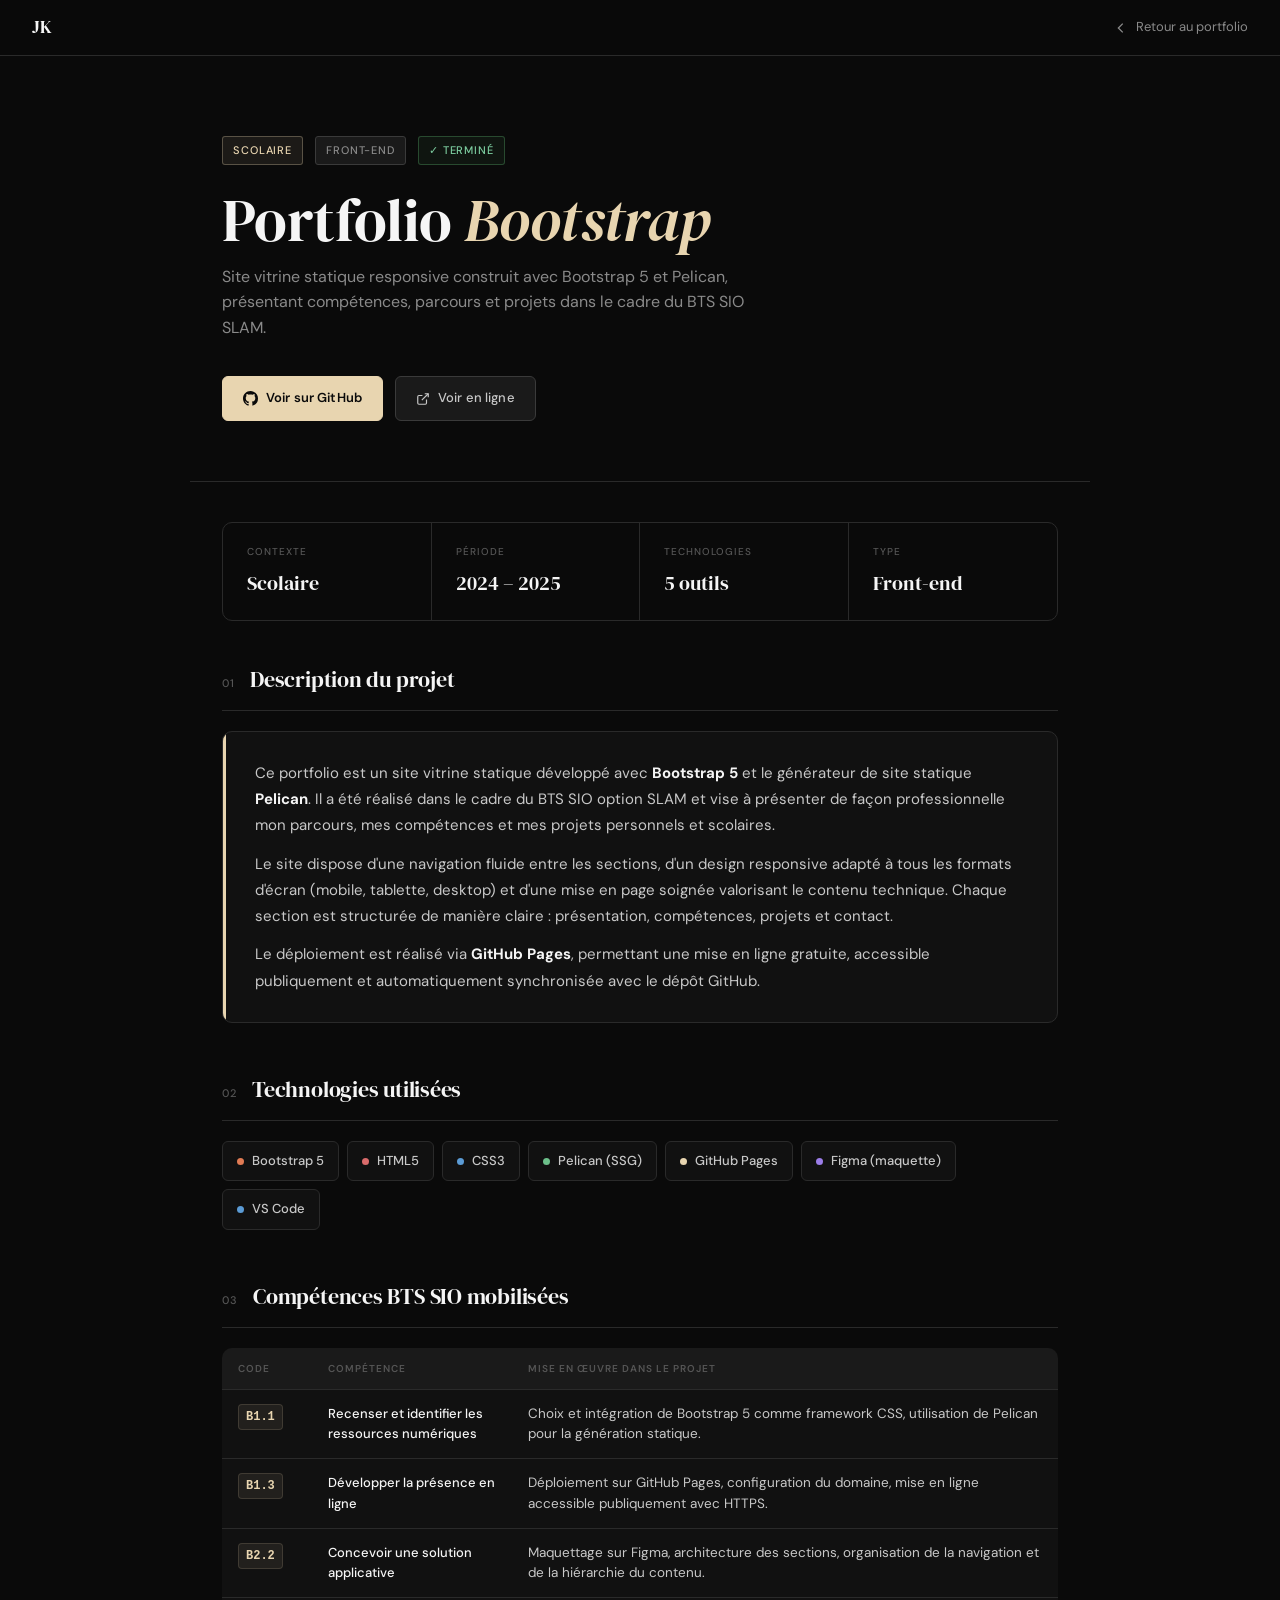
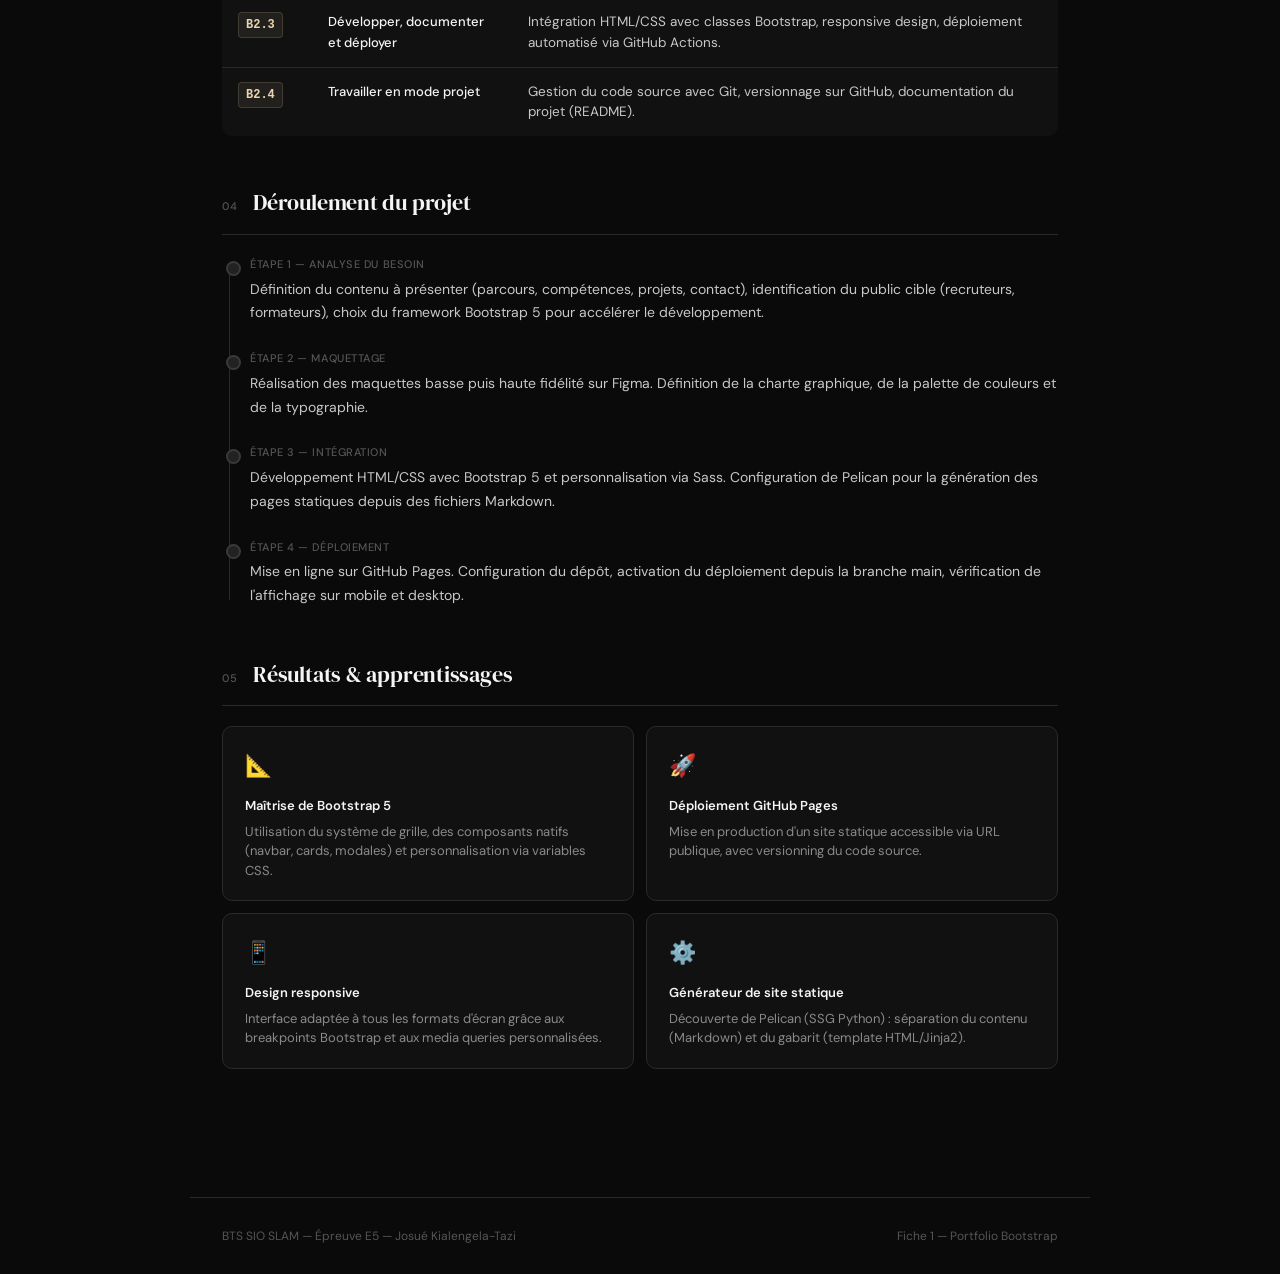
<file: portfolio-detail.html>
<!DOCTYPE html>
<html lang="fr">
<head>
<meta charset="UTF-8">
<meta name="viewport" content="width=device-width, initial-scale=1.0">
<title>Portfolio Bootstrap — Fiche Projet</title>
<link rel="preconnect" href="https://fonts.googleapis.com">
<link href="https://fonts.googleapis.com/css2?family=DM+Serif+Display:ital@0;1&family=DM+Sans:wght@300;400;500;600&display=swap" rel="stylesheet">
<style>
  :root {
    --bg: #0a0a0a;
    --bg-2: #111111;
    --bg-3: #1a1a1a;
    --bg-4: #222222;
    --border: #2a2a2a;
    --border-2: #3a3a3a;
    --white: #f5f5f5;
    --grey-1: #c8c8c8;
    --grey-2: #8a8a8a;
    --grey-3: #555555;
    --font-display: 'DM Serif Display', Georgia, serif;
    --font-body: 'DM Sans', sans-serif;
    --container: 900px;
    --accent: #e8d5b0;
    --accent-dim: rgba(232, 213, 176, 0.08);
  }

  *, *::before, *::after { margin: 0; padding: 0; box-sizing: border-box; }

  body {
    background: var(--bg);
    color: var(--white);
    font-family: var(--font-body);
    font-size: 15px;
    line-height: 1.7;
    min-height: 100vh;
  }

  a { color: inherit; text-decoration: none; }

  /* ── NAV ── */
  nav {
    position: fixed;
    top: 0; left: 0; right: 0;
    z-index: 100;
    background: rgba(10,10,10,0.92);
    backdrop-filter: blur(12px);
    border-bottom: 1px solid var(--border);
    padding: 0 32px;
    height: 56px;
    display: flex;
    align-items: center;
    justify-content: space-between;
  }

  .nav-logo {
    font-family: var(--font-display);
    font-size: 18px;
    color: var(--white);
    letter-spacing: 0.02em;
  }

  .nav-back {
    display: flex;
    align-items: center;
    gap: 8px;
    font-size: 13px;
    color: var(--grey-2);
    transition: color 0.2s;
  }

  .nav-back:hover { color: var(--white); }

  .nav-back svg { width: 14px; height: 14px; }

  /* ── HERO ── */
  .hero {
    margin-top: 56px;
    padding: 80px 32px 60px;
    max-width: var(--container);
    margin-left: auto;
    margin-right: auto;
    border-bottom: 1px solid var(--border);
  }

  .hero-meta {
    display: flex;
    align-items: center;
    gap: 12px;
    margin-bottom: 24px;
  }

  .tag {
    font-size: 11px;
    font-weight: 500;
    letter-spacing: 0.08em;
    text-transform: uppercase;
    padding: 4px 10px;
    border-radius: 3px;
    border: 1px solid var(--border-2);
    color: var(--grey-2);
    background: var(--bg-3);
  }

  .tag.school {
    border-color: rgba(232, 213, 176, 0.3);
    color: var(--accent);
    background: var(--accent-dim);
  }

  .tag.done {
    border-color: rgba(100, 200, 120, 0.3);
    color: #7dcea0;
    background: rgba(100, 200, 120, 0.06);
  }

  .hero h1 {
    font-family: var(--font-display);
    font-size: clamp(36px, 6vw, 60px);
    font-weight: 400;
    line-height: 1.05;
    color: var(--white);
    margin-bottom: 12px;
    letter-spacing: -0.01em;
  }

  .hero h1 em {
    font-style: italic;
    color: var(--accent);
  }

  .hero-sub {
    font-size: 16px;
    color: var(--grey-2);
    max-width: 560px;
    margin-bottom: 36px;
    line-height: 1.6;
  }

  .hero-links {
    display: flex;
    gap: 12px;
    flex-wrap: wrap;
  }

  .btn {
    display: inline-flex;
    align-items: center;
    gap: 8px;
    font-family: var(--font-body);
    font-size: 13px;
    font-weight: 500;
    padding: 10px 20px;
    border-radius: 6px;
    border: 1px solid var(--border-2);
    background: var(--bg-3);
    color: var(--grey-1);
    cursor: pointer;
    transition: all 0.2s;
    letter-spacing: 0.01em;
  }

  .btn:hover {
    background: var(--bg-4);
    border-color: var(--grey-3);
    color: var(--white);
  }

  .btn-primary {
    background: var(--accent);
    color: #0a0a0a;
    border-color: var(--accent);
    font-weight: 600;
  }

  .btn-primary:hover {
    background: #f0e4c0;
    border-color: #f0e4c0;
    color: #0a0a0a;
  }

  /* ── LAYOUT ── */
  .main {
    max-width: var(--container);
    margin: 0 auto;
    padding: 0 32px 80px;
  }

  /* ── STATS BAR ── */
  .stats-bar {
    display: grid;
    grid-template-columns: repeat(4, 1fr);
    border: 1px solid var(--border);
    border-radius: 10px;
    overflow: hidden;
    margin: 40px 0;
  }

  .stat {
    padding: 20px 24px;
    border-right: 1px solid var(--border);
  }

  .stat:last-child { border-right: none; }

  .stat-label {
    font-size: 10px;
    font-weight: 500;
    letter-spacing: 0.1em;
    text-transform: uppercase;
    color: var(--grey-3);
    margin-bottom: 6px;
  }

  .stat-value {
    font-family: var(--font-display);
    font-size: 20px;
    color: var(--white);
  }

  /* ── SECTION ── */
  .section {
    margin-bottom: 48px;
  }

  .section-header {
    display: flex;
    align-items: baseline;
    gap: 16px;
    margin-bottom: 20px;
    padding-bottom: 12px;
    border-bottom: 1px solid var(--border);
  }

  .section-num {
    font-size: 11px;
    color: var(--grey-3);
    font-weight: 500;
    letter-spacing: 0.05em;
    font-variant-numeric: tabular-nums;
  }

  .section-title {
    font-family: var(--font-display);
    font-size: 22px;
    font-weight: 400;
    color: var(--white);
    letter-spacing: -0.01em;
  }

  /* ── DESCRIPTION BLOC ── */
  .desc-block {
    background: var(--bg-2);
    border: 1px solid var(--border);
    border-radius: 10px;
    padding: 28px 32px;
    position: relative;
    overflow: hidden;
  }

  .desc-block::before {
    content: '';
    position: absolute;
    left: 0; top: 0; bottom: 0;
    width: 3px;
    background: var(--accent);
  }

  .desc-block p {
    color: var(--grey-1);
    line-height: 1.75;
    font-size: 15px;
  }

  .desc-block p + p { margin-top: 12px; }

  /* ── TECH GRID ── */
  .tech-grid {
    display: flex;
    flex-wrap: wrap;
    gap: 8px;
  }

  .tech-badge {
    display: flex;
    align-items: center;
    gap: 8px;
    padding: 8px 14px;
    background: var(--bg-2);
    border: 1px solid var(--border);
    border-radius: 6px;
    font-size: 13px;
    color: var(--grey-1);
    font-weight: 500;
    transition: border-color 0.2s, color 0.2s;
  }

  .tech-badge:hover {
    border-color: var(--border-2);
    color: var(--white);
  }

  .tech-dot {
    width: 7px; height: 7px;
    border-radius: 50%;
    background: var(--accent);
    flex-shrink: 0;
  }

  .tech-dot.blue { background: #5b9bd5; }
  .tech-dot.orange { background: #e07b54; }
  .tech-dot.purple { background: #9b7de8; }
  .tech-dot.green { background: #6cbf8a; }
  .tech-dot.red { background: #d96b6b; }

  /* ── COMPETENCES TABLE ── */
  .comp-table {
    width: 100%;
    border-collapse: collapse;
    border-radius: 10px;
    overflow: hidden;
  }

  .comp-table thead tr {
    background: var(--bg-3);
  }

  .comp-table th {
    padding: 12px 16px;
    text-align: left;
    font-size: 10px;
    font-weight: 600;
    letter-spacing: 0.1em;
    text-transform: uppercase;
    color: var(--grey-3);
    border-bottom: 1px solid var(--border);
  }

  .comp-table td {
    padding: 14px 16px;
    border-bottom: 1px solid var(--border);
    vertical-align: top;
    color: var(--grey-1);
    font-size: 13.5px;
    line-height: 1.5;
  }

  .comp-table tr:last-child td { border-bottom: none; }

  .comp-table tbody tr {
    background: var(--bg-2);
    transition: background 0.15s;
  }

  .comp-table tbody tr:hover { background: var(--bg-3); }

  .comp-code {
    font-family: 'Courier New', monospace;
    font-size: 12px;
    font-weight: 700;
    color: var(--accent);
    white-space: nowrap;
    background: var(--accent-dim);
    padding: 3px 7px;
    border-radius: 4px;
    border: 1px solid rgba(232, 213, 176, 0.15);
    display: inline-block;
  }

  .comp-name {
    color: var(--white);
    font-weight: 500;
    font-size: 13px;
  }

  /* ── TIMELINE ── */
  .timeline {
    display: flex;
    flex-direction: column;
    gap: 0;
    position: relative;
    padding-left: 28px;
  }

  .timeline::before {
    content: '';
    position: absolute;
    left: 7px; top: 8px; bottom: 8px;
    width: 1px;
    background: var(--border);
  }

  .timeline-item {
    position: relative;
    padding-bottom: 24px;
  }

  .timeline-item:last-child { padding-bottom: 0; }

  .timeline-dot {
    position: absolute;
    left: -24px;
    top: 6px;
    width: 15px; height: 15px;
    border-radius: 50%;
    background: var(--bg-4);
    border: 2px solid var(--border-2);
    transition: border-color 0.2s;
  }

  .timeline-item:hover .timeline-dot {
    border-color: var(--accent);
  }

  .timeline-date {
    font-size: 11px;
    color: var(--grey-3);
    letter-spacing: 0.05em;
    text-transform: uppercase;
    margin-bottom: 4px;
    font-weight: 500;
  }

  .timeline-content {
    font-size: 14px;
    color: var(--grey-1);
  }

  /* ── RESULT CARDS ── */
  .result-grid {
    display: grid;
    grid-template-columns: 1fr 1fr;
    gap: 12px;
  }

  .result-card {
    background: var(--bg-2);
    border: 1px solid var(--border);
    border-radius: 10px;
    padding: 20px 22px;
    transition: border-color 0.2s;
  }

  .result-card:hover { border-color: var(--border-2); }

  .result-icon {
    font-size: 22px;
    margin-bottom: 10px;
  }

  .result-title {
    font-size: 13px;
    font-weight: 600;
    color: var(--white);
    margin-bottom: 5px;
  }

  .result-desc {
    font-size: 13px;
    color: var(--grey-2);
    line-height: 1.5;
  }

  /* ── FOOTER ── */
  footer {
    border-top: 1px solid var(--border);
    padding: 28px 32px;
    max-width: var(--container);
    margin: 0 auto;
    display: flex;
    justify-content: space-between;
    align-items: center;
    font-size: 12px;
    color: var(--grey-3);
  }

  /* ── RESPONSIVE ── */
  @media (max-width: 640px) {
    .hero { padding: 60px 20px 40px; }
    .main { padding: 0 20px 60px; }
    .stats-bar { grid-template-columns: 1fr 1fr; }
    .stat:nth-child(2) { border-right: none; }
    .result-grid { grid-template-columns: 1fr; }
    footer { flex-direction: column; gap: 8px; text-align: center; }
  }
</style>
</head>
<body>

<nav>
  <span class="nav-logo">JK</span>
  <a href="https://josue4231.github.io/Portfolio-JK/" class="nav-back">
    <svg viewBox="0 0 16 16" fill="none" stroke="currentColor" stroke-width="1.5">
      <path d="M10 3L5 8l5 5"/>
    </svg>
    Retour au portfolio
  </a>
</nav>

<div class="hero" style="margin-top:56px">
  <div class="hero-meta">
    <span class="tag school">Scolaire</span>
    <span class="tag">Front-end</span>
    <span class="tag done">✓ Terminé</span>
  </div>
  <h1>Portfolio <em>Bootstrap</em></h1>
  <p class="hero-sub">Site vitrine statique responsive construit avec Bootstrap 5 et Pelican, présentant compétences, parcours et projets dans le cadre du BTS SIO SLAM.</p>
  <div class="hero-links">
    <a href="https://github.com/Josue4231/portfolio-sio" target="_blank" class="btn btn-primary">
      <svg width="15" height="15" viewBox="0 0 24 24" fill="currentColor"><path d="M12 0C5.37 0 0 5.37 0 12c0 5.31 3.435 9.795 8.205 11.385.6.105.825-.255.825-.57 0-.285-.015-1.23-.015-2.235-3.015.555-3.795-.735-4.035-1.41-.135-.345-.72-1.41-1.23-1.695-.42-.225-1.02-.78-.015-.795.945-.015 1.62.87 1.845 1.23 1.08 1.815 2.805 1.305 3.495.99.105-.78.42-1.305.765-1.605-2.67-.3-5.46-1.335-5.46-5.925 0-1.305.465-2.385 1.23-3.225-.12-.3-.54-1.53.12-3.18 0 0 1.005-.315 3.3 1.23.96-.27 1.98-.405 3-.405s2.04.135 3 .405c2.295-1.56 3.3-1.23 3.3-1.23.66 1.65.24 2.88.12 3.18.765.84 1.23 1.905 1.23 3.225 0 4.605-2.805 5.625-5.475 5.925.435.375.81 1.095.81 2.22 0 1.605-.015 2.895-.015 3.3 0 .315.225.69.825.57A12.02 12.02 0 0 0 24 12c0-6.63-5.37-12-12-12z"/></svg>
      Voir sur GitHub
    </a>
    <a href="https://josue4231.github.io/Portfolio-JK/" target="_blank" class="btn">
      <svg width="14" height="14" viewBox="0 0 24 24" fill="none" stroke="currentColor" stroke-width="2"><path d="M18 13v6a2 2 0 0 1-2 2H5a2 2 0 0 1-2-2V8a2 2 0 0 1 2-2h6"/><polyline points="15 3 21 3 21 9"/><line x1="10" y1="14" x2="21" y2="3"/></svg>
      Voir en ligne
    </a>
  </div>
</div>

<main class="main">

  <!-- Stats -->
  <div class="stats-bar">
    <div class="stat">
      <div class="stat-label">Contexte</div>
      <div class="stat-value">Scolaire</div>
    </div>
    <div class="stat">
      <div class="stat-label">Période</div>
      <div class="stat-value">2024 – 2025</div>
    </div>
    <div class="stat">
      <div class="stat-label">Technologies</div>
      <div class="stat-value">5 outils</div>
    </div>
    <div class="stat">
      <div class="stat-label">Type</div>
      <div class="stat-value">Front-end</div>
    </div>
  </div>

  <!-- 01 — Description -->
  <div class="section">
    <div class="section-header">
      <span class="section-num">01</span>
      <h2 class="section-title">Description du projet</h2>
    </div>
    <div class="desc-block">
      <p>Ce portfolio est un site vitrine statique développé avec <strong style="color:var(--white)">Bootstrap 5</strong> et le générateur de site statique <strong style="color:var(--white)">Pelican</strong>. Il a été réalisé dans le cadre du BTS SIO option SLAM et vise à présenter de façon professionnelle mon parcours, mes compétences et mes projets personnels et scolaires.</p>
      <p>Le site dispose d'une navigation fluide entre les sections, d'un design responsive adapté à tous les formats d'écran (mobile, tablette, desktop) et d'une mise en page soignée valorisant le contenu technique. Chaque section est structurée de manière claire : présentation, compétences, projets et contact.</p>
      <p>Le déploiement est réalisé via <strong style="color:var(--white)">GitHub Pages</strong>, permettant une mise en ligne gratuite, accessible publiquement et automatiquement synchronisée avec le dépôt GitHub.</p>
    </div>
  </div>

  <!-- 02 — Technologies -->
  <div class="section">
    <div class="section-header">
      <span class="section-num">02</span>
      <h2 class="section-title">Technologies utilisées</h2>
    </div>
    <div class="tech-grid">
      <div class="tech-badge"><span class="tech-dot orange"></span>Bootstrap 5</div>
      <div class="tech-badge"><span class="tech-dot red"></span>HTML5</div>
      <div class="tech-badge"><span class="tech-dot blue"></span>CSS3</div>
      <div class="tech-badge"><span class="tech-dot green"></span>Pelican (SSG)</div>
      <div class="tech-badge"><span class="tech-dot"></span>GitHub Pages</div>
      <div class="tech-badge"><span class="tech-dot purple"></span>Figma (maquette)</div>
      <div class="tech-badge"><span class="tech-dot blue"></span>VS Code</div>
    </div>
  </div>

  <!-- 03 — Compétences -->
  <div class="section">
    <div class="section-header">
      <span class="section-num">03</span>
      <h2 class="section-title">Compétences BTS SIO mobilisées</h2>
    </div>
    <table class="comp-table">
      <thead>
        <tr>
          <th style="width:90px">Code</th>
          <th style="width:200px">Compétence</th>
          <th>Mise en œuvre dans le projet</th>
        </tr>
      </thead>
      <tbody>
        <tr>
          <td><span class="comp-code">B1.1</span></td>
          <td><span class="comp-name">Recenser et identifier les ressources numériques</span></td>
          <td>Choix et intégration de Bootstrap 5 comme framework CSS, utilisation de Pelican pour la génération statique.</td>
        </tr>
        <tr>
          <td><span class="comp-code">B1.3</span></td>
          <td><span class="comp-name">Développer la présence en ligne</span></td>
          <td>Déploiement sur GitHub Pages, configuration du domaine, mise en ligne accessible publiquement avec HTTPS.</td>
        </tr>
        <tr>
          <td><span class="comp-code">B2.2</span></td>
          <td><span class="comp-name">Concevoir une solution applicative</span></td>
          <td>Maquettage sur Figma, architecture des sections, organisation de la navigation et de la hiérarchie du contenu.</td>
        </tr>
        <tr>
          <td><span class="comp-code">B2.3</span></td>
          <td><span class="comp-name">Développer, documenter et déployer</span></td>
          <td>Intégration HTML/CSS avec classes Bootstrap, responsive design, déploiement automatisé via GitHub Actions.</td>
        </tr>
        <tr>
          <td><span class="comp-code">B2.4</span></td>
          <td><span class="comp-name">Travailler en mode projet</span></td>
          <td>Gestion du code source avec Git, versionnage sur GitHub, documentation du projet (README).</td>
        </tr>
      </tbody>
    </table>
  </div>

  <!-- 04 — Déroulement -->
  <div class="section">
    <div class="section-header">
      <span class="section-num">04</span>
      <h2 class="section-title">Déroulement du projet</h2>
    </div>
    <div class="timeline">
      <div class="timeline-item">
        <div class="timeline-dot"></div>
        <div class="timeline-date">Étape 1 — Analyse du besoin</div>
        <div class="timeline-content">Définition du contenu à présenter (parcours, compétences, projets, contact), identification du public cible (recruteurs, formateurs), choix du framework Bootstrap 5 pour accélérer le développement.</div>
      </div>
      <div class="timeline-item">
        <div class="timeline-dot"></div>
        <div class="timeline-date">Étape 2 — Maquettage</div>
        <div class="timeline-content">Réalisation des maquettes basse puis haute fidélité sur Figma. Définition de la charte graphique, de la palette de couleurs et de la typographie.</div>
      </div>
      <div class="timeline-item">
        <div class="timeline-dot"></div>
        <div class="timeline-date">Étape 3 — Intégration</div>
        <div class="timeline-content">Développement HTML/CSS avec Bootstrap 5 et personnalisation via Sass. Configuration de Pelican pour la génération des pages statiques depuis des fichiers Markdown.</div>
      </div>
      <div class="timeline-item">
        <div class="timeline-dot"></div>
        <div class="timeline-date">Étape 4 — Déploiement</div>
        <div class="timeline-content">Mise en ligne sur GitHub Pages. Configuration du dépôt, activation du déploiement depuis la branche main, vérification de l'affichage sur mobile et desktop.</div>
      </div>
    </div>
  </div>

  <!-- 05 — Résultats -->
  <div class="section">
    <div class="section-header">
      <span class="section-num">05</span>
      <h2 class="section-title">Résultats & apprentissages</h2>
    </div>
    <div class="result-grid">
      <div class="result-card">
        <div class="result-icon">📐</div>
        <div class="result-title">Maîtrise de Bootstrap 5</div>
        <div class="result-desc">Utilisation du système de grille, des composants natifs (navbar, cards, modales) et personnalisation via variables CSS.</div>
      </div>
      <div class="result-card">
        <div class="result-icon">🚀</div>
        <div class="result-title">Déploiement GitHub Pages</div>
        <div class="result-desc">Mise en production d'un site statique accessible via URL publique, avec versionning du code source.</div>
      </div>
      <div class="result-card">
        <div class="result-icon">📱</div>
        <div class="result-title">Design responsive</div>
        <div class="result-desc">Interface adaptée à tous les formats d'écran grâce aux breakpoints Bootstrap et aux media queries personnalisées.</div>
      </div>
      <div class="result-card">
        <div class="result-icon">⚙️</div>
        <div class="result-title">Générateur de site statique</div>
        <div class="result-desc">Découverte de Pelican (SSG Python) : séparation du contenu (Markdown) et du gabarit (template HTML/Jinja2).</div>
      </div>
    </div>
  </div>

</main>

<footer>
  <span>BTS SIO SLAM — Épreuve E5 — Josué Kialengela-Tazi</span>
  <span>Fiche 1 — Portfolio Bootstrap</span>
</footer>

</body>
</html>
</file>
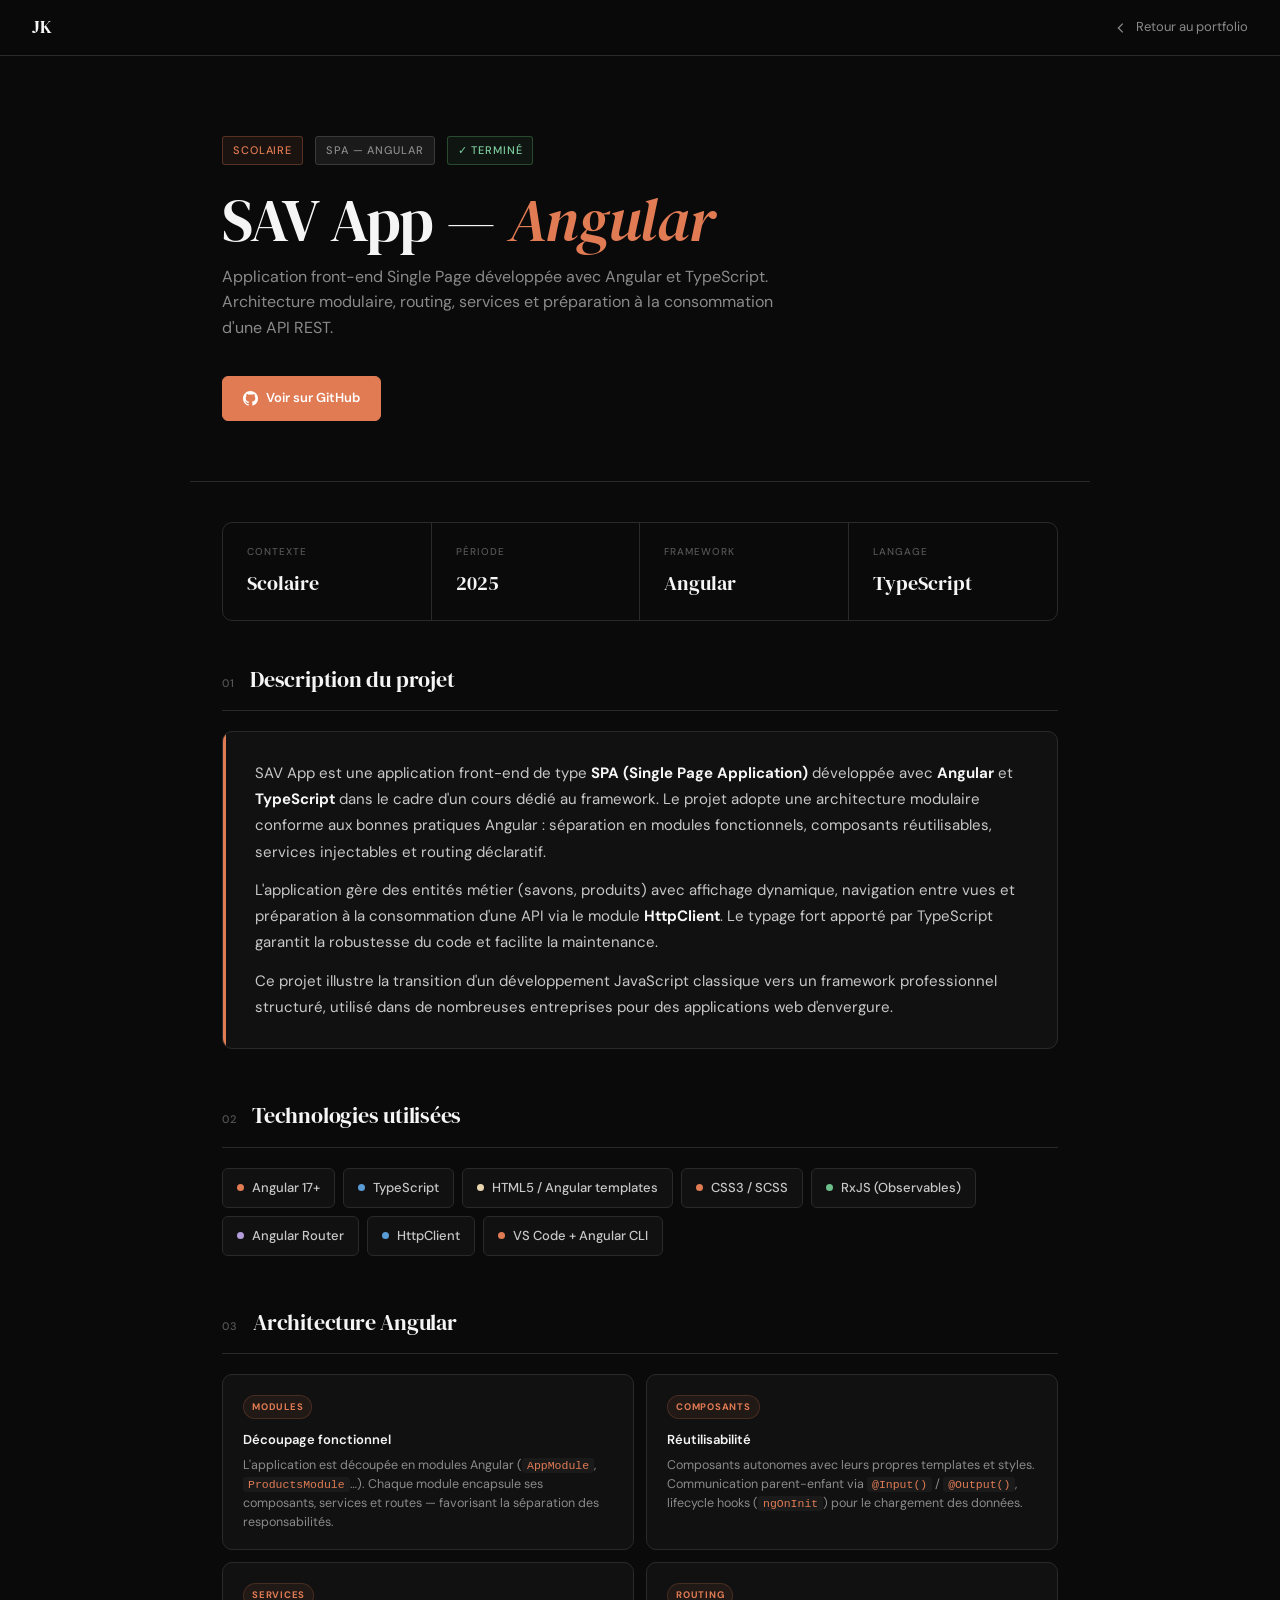
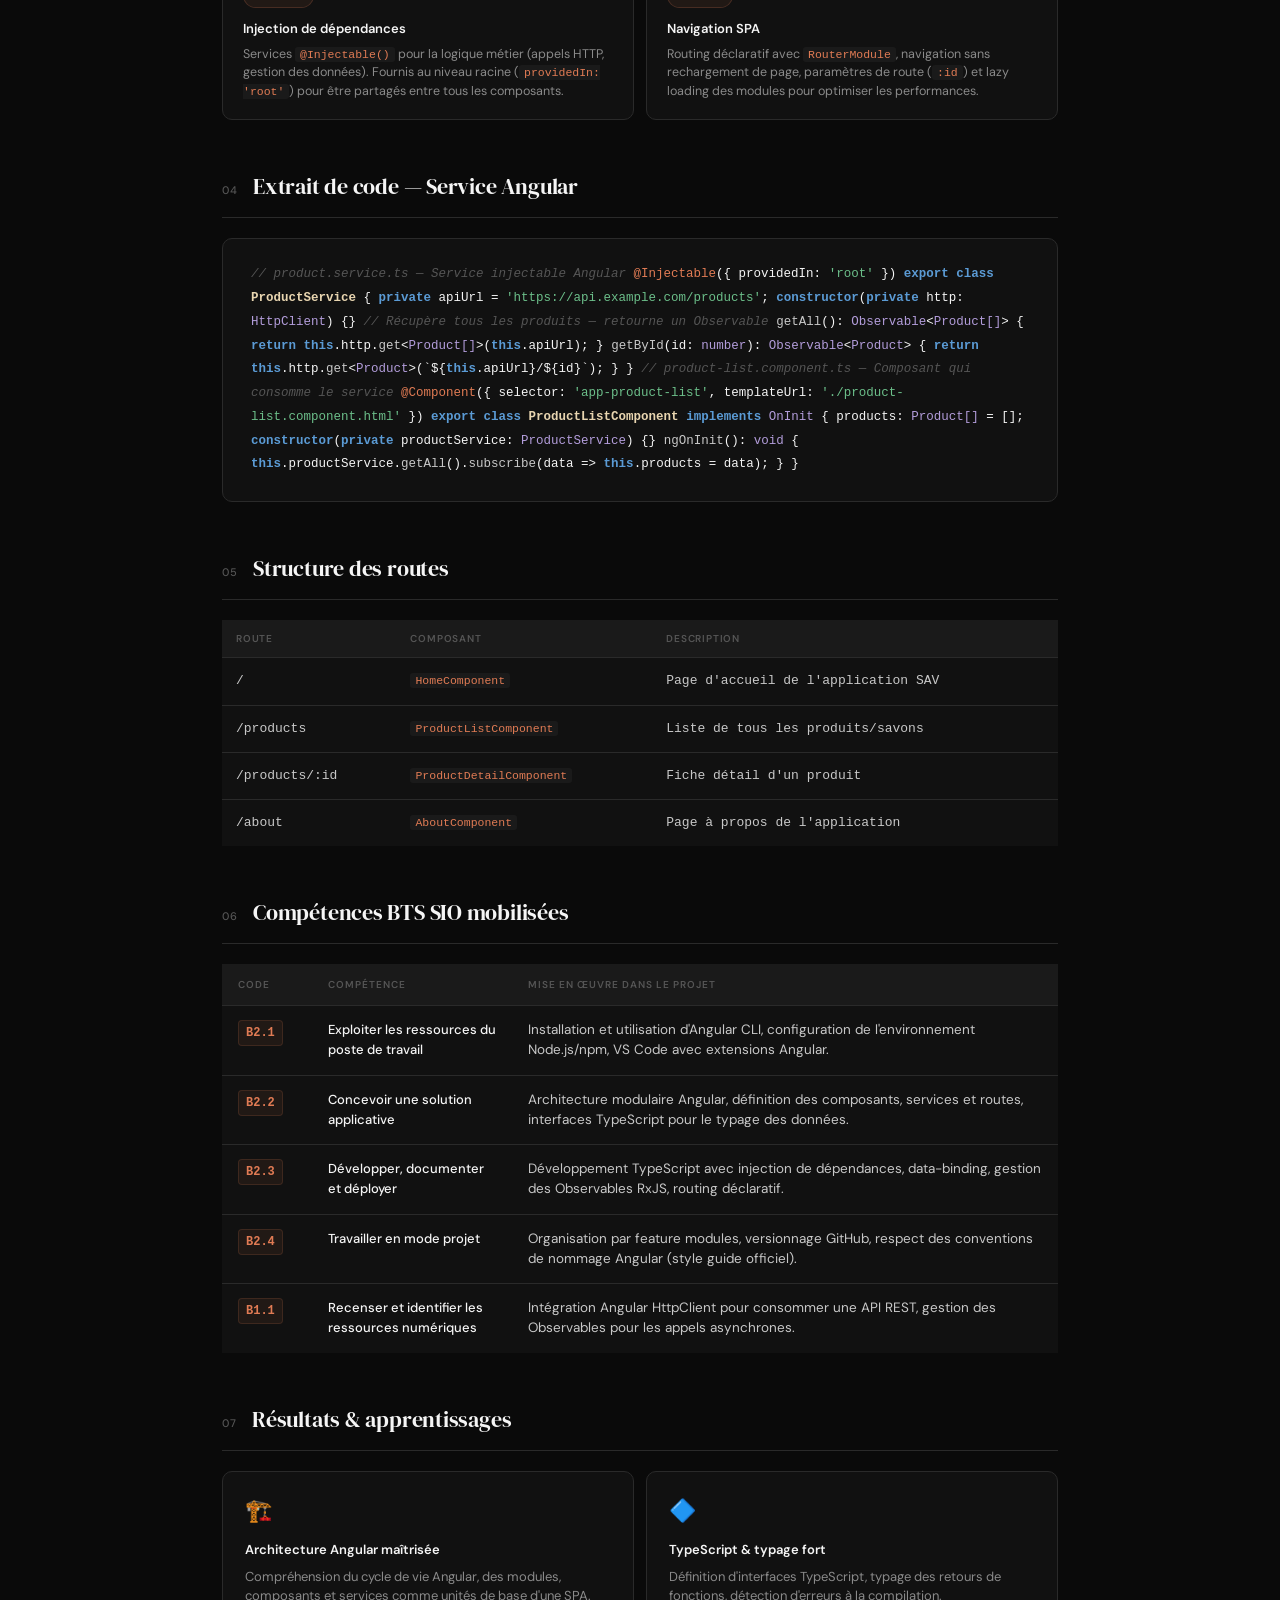
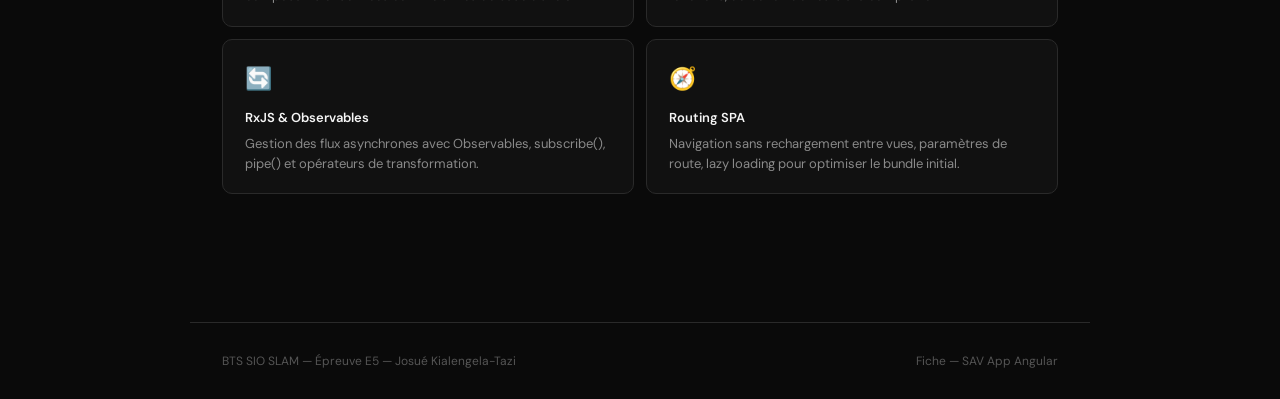
<file: sav-detail.html>
<!DOCTYPE html>
<html lang="fr">
<head>
<meta charset="UTF-8">
<meta name="viewport" content="width=device-width, initial-scale=1.0">
<title>SAV App Angular — Fiche Projet</title>
<link rel="preconnect" href="https://fonts.googleapis.com">
<link href="https://fonts.googleapis.com/css2?family=DM+Serif+Display:ital@0;1&family=DM+Sans:wght@300;400;500;600&display=swap" rel="stylesheet">
<style>
  :root {
    --bg: #0a0a0a; --bg-2: #111111; --bg-3: #1a1a1a; --bg-4: #222222;
    --border: #2a2a2a; --border-2: #3a3a3a;
    --white: #f5f5f5; --grey-1: #c8c8c8; --grey-2: #8a8a8a; --grey-3: #555555;
    --font-display: 'DM Serif Display', Georgia, serif;
    --font-body: 'DM Sans', sans-serif;
    --container: 900px;
    --accent: #e07b54;
    --accent-dim: rgba(224, 123, 84, 0.08);
  }
  *, *::before, *::after { margin: 0; padding: 0; box-sizing: border-box; }
  body { background: var(--bg); color: var(--white); font-family: var(--font-body); font-size: 15px; line-height: 1.7; }
  a { color: inherit; text-decoration: none; }

  nav {
    position: fixed; top: 0; left: 0; right: 0; z-index: 100;
    background: rgba(10,10,10,0.92); backdrop-filter: blur(12px);
    border-bottom: 1px solid var(--border); padding: 0 32px; height: 56px;
    display: flex; align-items: center; justify-content: space-between;
  }
  .nav-logo { font-family: var(--font-display); font-size: 18px; }
  .nav-back { display: flex; align-items: center; gap: 8px; font-size: 13px; color: var(--grey-2); transition: color 0.2s; }
  .nav-back:hover { color: var(--white); }
  .nav-back svg { width: 14px; height: 14px; }

  .hero { margin-top: 56px; padding: 80px 32px 60px; max-width: var(--container); margin-left: auto; margin-right: auto; border-bottom: 1px solid var(--border); }
  .hero-meta { display: flex; align-items: center; gap: 12px; margin-bottom: 24px; flex-wrap: wrap; }
  .tag { font-size: 11px; font-weight: 500; letter-spacing: 0.08em; text-transform: uppercase; padding: 4px 10px; border-radius: 3px; border: 1px solid var(--border-2); color: var(--grey-2); background: var(--bg-3); }
  .tag.school { border-color: rgba(224,123,84,0.3); color: var(--accent); background: var(--accent-dim); }
  .tag.done { border-color: rgba(100,200,120,0.3); color: #7dcea0; background: rgba(100,200,120,0.06); }

  .hero h1 { font-family: var(--font-display); font-size: clamp(36px,6vw,60px); font-weight: 400; line-height: 1.05; margin-bottom: 12px; letter-spacing: -0.01em; }
  .hero h1 em { font-style: italic; color: var(--accent); }
  .hero-sub { font-size: 16px; color: var(--grey-2); max-width: 560px; margin-bottom: 36px; line-height: 1.6; }
  .hero-links { display: flex; gap: 12px; flex-wrap: wrap; }

  .btn { display: inline-flex; align-items: center; gap: 8px; font-family: var(--font-body); font-size: 13px; font-weight: 500; padding: 10px 20px; border-radius: 6px; border: 1px solid var(--border-2); background: var(--bg-3); color: var(--grey-1); cursor: pointer; transition: all 0.2s; }
  .btn:hover { background: var(--bg-4); border-color: var(--grey-3); color: var(--white); }
  .btn-primary { background: var(--accent); color: #fff; border-color: var(--accent); font-weight: 600; }
  .btn-primary:hover { background: #f09070; border-color: #f09070; }

  .main { max-width: var(--container); margin: 0 auto; padding: 0 32px 80px; }

  .stats-bar { display: grid; grid-template-columns: repeat(4,1fr); border: 1px solid var(--border); border-radius: 10px; overflow: hidden; margin: 40px 0; }
  .stat { padding: 20px 24px; border-right: 1px solid var(--border); }
  .stat:last-child { border-right: none; }
  .stat-label { font-size: 10px; font-weight: 500; letter-spacing: 0.1em; text-transform: uppercase; color: var(--grey-3); margin-bottom: 6px; }
  .stat-value { font-family: var(--font-display); font-size: 20px; color: var(--white); }

  .section { margin-bottom: 48px; }
  .section-header { display: flex; align-items: baseline; gap: 16px; margin-bottom: 20px; padding-bottom: 12px; border-bottom: 1px solid var(--border); }
  .section-num { font-size: 11px; color: var(--grey-3); font-weight: 500; letter-spacing: 0.05em; }
  .section-title { font-family: var(--font-display); font-size: 22px; font-weight: 400; letter-spacing: -0.01em; }

  .desc-block { background: var(--bg-2); border: 1px solid var(--border); border-radius: 10px; padding: 28px 32px; position: relative; overflow: hidden; }
  .desc-block::before { content: ''; position: absolute; left: 0; top: 0; bottom: 0; width: 3px; background: var(--accent); }
  .desc-block p { color: var(--grey-1); line-height: 1.75; font-size: 15px; }
  .desc-block p + p { margin-top: 12px; }

  .tech-grid { display: flex; flex-wrap: wrap; gap: 8px; }
  .tech-badge { display: flex; align-items: center; gap: 8px; padding: 8px 14px; background: var(--bg-2); border: 1px solid var(--border); border-radius: 6px; font-size: 13px; color: var(--grey-1); font-weight: 500; transition: border-color 0.2s, color 0.2s; }
  .tech-badge:hover { border-color: var(--border-2); color: var(--white); }
  .tech-dot { width: 7px; height: 7px; border-radius: 50%; flex-shrink: 0; background: var(--accent); }
  .tech-dot.blue  { background: #5b9bd5; }
  .tech-dot.green { background: #6cbf8a; }
  .tech-dot.purple{ background: #b39ddb; }

  /* Architecture Angular */
  .arch-grid { display: grid; grid-template-columns: 1fr 1fr; gap: 12px; }
  .arch-card {
    background: var(--bg-2); border: 1px solid var(--border); border-radius: 10px;
    padding: 18px 20px; transition: border-color 0.2s;
  }
  .arch-card:hover { border-color: rgba(224,123,84,0.25); }
  .arch-pill {
    font-size: 9.5px; font-weight: 700; letter-spacing: 0.08em; text-transform: uppercase;
    padding: 3px 8px; border-radius: 20px; background: var(--accent-dim); color: var(--accent);
    border: 1px solid rgba(224,123,84,0.2); display: inline-block; margin-bottom: 10px;
  }
  .arch-title { font-size: 13px; font-weight: 600; color: var(--white); margin-bottom: 5px; }
  .arch-desc { font-size: 12.5px; color: var(--grey-2); line-height: 1.5; }
  code { font-family: 'Courier New', monospace; font-size: 11.5px; color: var(--accent); background: var(--bg-3); padding: 1px 5px; border-radius: 3px; }

  /* Code bloc TypeScript */
  .code-block {
    background: var(--bg-2); border: 1px solid var(--border); border-radius: 10px;
    padding: 24px 28px; font-family: 'Courier New', monospace; font-size: 12.5px; line-height: 1.9;
    overflow-x: auto;
  }
  .ts-kw   { color: #5b9bd5; font-weight: 700; }
  .ts-dec  { color: var(--accent); }
  .ts-cls  { color: #e8d5b0; font-weight: 700; }
  .ts-type { color: #b39ddb; }
  .ts-str  { color: #6cbf8a; }
  .ts-cmt  { color: var(--grey-3); font-style: italic; }
  .ts-met  { color: #c8c8c8; }

  /* Routing table */
  .route-table { width: 100%; border-collapse: collapse; }
  .route-table thead tr { background: var(--bg-3); }
  .route-table th { padding: 10px 14px; text-align: left; font-size: 10px; font-weight: 600; letter-spacing: 0.08em; text-transform: uppercase; color: var(--grey-3); border-bottom: 1px solid var(--border); }
  .route-table td { padding: 12px 14px; border-bottom: 1px solid var(--border); font-size: 13px; color: var(--grey-1); font-family: 'Courier New', monospace; }
  .route-table tbody tr:last-child td { border-bottom: none; }
  .route-table tbody tr { background: var(--bg-2); transition: background 0.15s; }
  .route-table tbody tr:hover { background: var(--bg-3); }
  .route-path { color: var(--accent); }
  .route-desc { font-family: var(--font-body); color: var(--grey-2); font-size: 12.5px; }

  .comp-table { width: 100%; border-collapse: collapse; }
  .comp-table thead tr { background: var(--bg-3); }
  .comp-table th { padding: 12px 16px; text-align: left; font-size: 10px; font-weight: 600; letter-spacing: 0.1em; text-transform: uppercase; color: var(--grey-3); border-bottom: 1px solid var(--border); }
  .comp-table td { padding: 14px 16px; border-bottom: 1px solid var(--border); vertical-align: top; color: var(--grey-1); font-size: 13.5px; line-height: 1.5; }
  .comp-table tr:last-child td { border-bottom: none; }
  .comp-table tbody tr { background: var(--bg-2); transition: background 0.15s; }
  .comp-table tbody tr:hover { background: var(--bg-3); }
  .comp-code { font-family: 'Courier New', monospace; font-size: 12px; font-weight: 700; color: var(--accent); background: var(--accent-dim); padding: 3px 7px; border-radius: 4px; border: 1px solid rgba(224,123,84,0.15); display: inline-block; }
  .comp-name { color: var(--white); font-weight: 500; font-size: 13px; }

  .result-grid { display: grid; grid-template-columns: 1fr 1fr; gap: 12px; }
  .result-card { background: var(--bg-2); border: 1px solid var(--border); border-radius: 10px; padding: 20px 22px; transition: border-color 0.2s; }
  .result-card:hover { border-color: var(--border-2); }
  .result-icon { font-size: 22px; margin-bottom: 10px; }
  .result-title { font-size: 13px; font-weight: 600; color: var(--white); margin-bottom: 5px; }
  .result-desc { font-size: 13px; color: var(--grey-2); line-height: 1.5; }

  footer { border-top: 1px solid var(--border); padding: 28px 32px; max-width: var(--container); margin: 0 auto; display: flex; justify-content: space-between; align-items: center; font-size: 12px; color: var(--grey-3); }

  @media (max-width: 640px) {
    .hero { padding: 60px 20px 40px; }
    .main { padding: 0 20px 60px; }
    .stats-bar { grid-template-columns: 1fr 1fr; }
    .stat:nth-child(2) { border-right: none; }
    .arch-grid, .result-grid { grid-template-columns: 1fr; }
    footer { flex-direction: column; gap: 8px; text-align: center; }
  }
</style>
</head>
<body>

<nav>
  <span class="nav-logo">JK</span>
  <a href="https://josue4231.github.io/Portfolio-JK/" class="nav-back">
    <svg viewBox="0 0 16 16" fill="none" stroke="currentColor" stroke-width="1.5"><path d="M10 3L5 8l5 5"/></svg>
    Retour au portfolio
  </a>
</nav>

<div class="hero" style="margin-top:56px">
  <div class="hero-meta">
    <span class="tag school">Scolaire</span>
    <span class="tag">SPA — Angular</span>
    <span class="tag done">✓ Terminé</span>
  </div>
  <h1>SAV App — <em>Angular</em></h1>
  <p class="hero-sub">Application front-end Single Page développée avec Angular et TypeScript. Architecture modulaire, routing, services et préparation à la consommation d'une API REST.</p>
  <div class="hero-links">
    <a href="https://github.com/Josue4231/Savon-api" target="_blank" class="btn btn-primary">
      <svg width="15" height="15" viewBox="0 0 24 24" fill="currentColor"><path d="M12 0C5.37 0 0 5.37 0 12c0 5.31 3.435 9.795 8.205 11.385.6.105.825-.255.825-.57 0-.285-.015-1.23-.015-2.235-3.015.555-3.795-.735-4.035-1.41-.135-.345-.72-1.41-1.23-1.695-.42-.225-1.02-.78-.015-.795.945-.015 1.62.87 1.845 1.23 1.08 1.815 2.805 1.305 3.495.99.105-.78.42-1.305.765-1.605-2.67-.3-5.46-1.335-5.46-5.925 0-1.305.465-2.385 1.23-3.225-.12-.3-.54-1.53.12-3.18 0 0 1.005-.315 3.3 1.23.96-.27 1.98-.405 3-.405s2.04.135 3 .405c2.295-1.56 3.3-1.23 3.3-1.23.66 1.65.24 2.88.12 3.18.765.84 1.23 1.905 1.23 3.225 0 4.605-2.805 5.625-5.475 5.925.435.375.81 1.095.81 2.22 0 1.605-.015 2.895-.015 3.3 0 .315.225.69.825.57A12.02 12.02 0 0 0 24 12c0-6.63-5.37-12-12-12z"/></svg>
      Voir sur GitHub
    </a>
  </div>
</div>

<main class="main">

  <div class="stats-bar">
    <div class="stat"><div class="stat-label">Contexte</div><div class="stat-value">Scolaire</div></div>
    <div class="stat"><div class="stat-label">Période</div><div class="stat-value">2025</div></div>
    <div class="stat"><div class="stat-label">Framework</div><div class="stat-value">Angular</div></div>
    <div class="stat"><div class="stat-label">Langage</div><div class="stat-value">TypeScript</div></div>
  </div>

  <!-- 01 Description -->
  <div class="section">
    <div class="section-header"><span class="section-num">01</span><h2 class="section-title">Description du projet</h2></div>
    <div class="desc-block">
      <p>SAV App est une application front-end de type <strong style="color:var(--white)">SPA (Single Page Application)</strong> développée avec <strong style="color:var(--white)">Angular</strong> et <strong style="color:var(--white)">TypeScript</strong> dans le cadre d'un cours dédié au framework. Le projet adopte une architecture modulaire conforme aux bonnes pratiques Angular : séparation en modules fonctionnels, composants réutilisables, services injectables et routing déclaratif.</p>
      <p>L'application gère des entités métier (savons, produits) avec affichage dynamique, navigation entre vues et préparation à la consommation d'une API via le module <strong style="color:var(--white)">HttpClient</strong>. Le typage fort apporté par TypeScript garantit la robustesse du code et facilite la maintenance.</p>
      <p>Ce projet illustre la transition d'un développement JavaScript classique vers un framework professionnel structuré, utilisé dans de nombreuses entreprises pour des applications web d'envergure.</p>
    </div>
  </div>

  <!-- 02 Tech -->
  <div class="section">
    <div class="section-header"><span class="section-num">02</span><h2 class="section-title">Technologies utilisées</h2></div>
    <div class="tech-grid">
      <div class="tech-badge"><span class="tech-dot"></span>Angular 17+</div>
      <div class="tech-badge"><span class="tech-dot blue"></span>TypeScript</div>
      <div class="tech-badge"><span class="tech-dot orange" style="background:#e8d5b0"></span>HTML5 / Angular templates</div>
      <div class="tech-badge"><span class="tech-dot"></span>CSS3 / SCSS</div>
      <div class="tech-badge"><span class="tech-dot green"></span>RxJS (Observables)</div>
      <div class="tech-badge"><span class="tech-dot purple"></span>Angular Router</div>
      <div class="tech-badge"><span class="tech-dot blue"></span>HttpClient</div>
      <div class="tech-badge"><span class="tech-dot"></span>VS Code + Angular CLI</div>
    </div>
  </div>

  <!-- 03 Architecture -->
  <div class="section">
    <div class="section-header"><span class="section-num">03</span><h2 class="section-title">Architecture Angular</h2></div>
    <div class="arch-grid">
      <div class="arch-card">
        <div class="arch-pill">Modules</div>
        <div class="arch-title">Découpage fonctionnel</div>
        <div class="arch-desc">L'application est découpée en modules Angular (<code>AppModule</code>, <code>ProductsModule</code>…). Chaque module encapsule ses composants, services et routes — favorisant la séparation des responsabilités.</div>
      </div>
      <div class="arch-card">
        <div class="arch-pill">Composants</div>
        <div class="arch-title">Réutilisabilité</div>
        <div class="arch-desc">Composants autonomes avec leurs propres templates et styles. Communication parent-enfant via <code>@Input()</code> / <code>@Output()</code>, lifecycle hooks (<code>ngOnInit</code>) pour le chargement des données.</div>
      </div>
      <div class="arch-card">
        <div class="arch-pill">Services</div>
        <div class="arch-title">Injection de dépendances</div>
        <div class="arch-desc">Services <code>@Injectable()</code> pour la logique métier (appels HTTP, gestion des données). Fournis au niveau racine (<code>providedIn: 'root'</code>) pour être partagés entre tous les composants.</div>
      </div>
      <div class="arch-card">
        <div class="arch-pill">Routing</div>
        <div class="arch-title">Navigation SPA</div>
        <div class="arch-desc">Routing déclaratif avec <code>RouterModule</code>, navigation sans rechargement de page, paramètres de route (<code>:id</code>) et lazy loading des modules pour optimiser les performances.</div>
      </div>
    </div>
  </div>

  <!-- 04 Code TypeScript -->
  <div class="section">
    <div class="section-header"><span class="section-num">04</span><h2 class="section-title">Extrait de code — Service Angular</h2></div>
    <div class="code-block">
<span class="ts-cmt">// product.service.ts — Service injectable Angular</span>
<span class="ts-dec">@Injectable</span>({ providedIn: <span class="ts-str">'root'</span> })
<span class="ts-kw">export class</span> <span class="ts-cls">ProductService</span> {

  <span class="ts-kw">private</span> apiUrl = <span class="ts-str">'https://api.example.com/products'</span>;

  <span class="ts-kw">constructor</span>(<span class="ts-kw">private</span> http: <span class="ts-type">HttpClient</span>) {}

  <span class="ts-cmt">// Récupère tous les produits — retourne un Observable</span>
  <span class="ts-met">getAll</span>(): <span class="ts-type">Observable</span>&lt;<span class="ts-type">Product[]</span>&gt; {
    <span class="ts-kw">return this</span>.http.<span class="ts-met">get</span>&lt;<span class="ts-type">Product[]</span>&gt;(<span class="ts-kw">this</span>.apiUrl);
  }

  <span class="ts-met">getById</span>(id: <span class="ts-type">number</span>): <span class="ts-type">Observable</span>&lt;<span class="ts-type">Product</span>&gt; {
    <span class="ts-kw">return this</span>.http.<span class="ts-met">get</span>&lt;<span class="ts-type">Product</span>&gt;(`${<span class="ts-kw">this</span>.apiUrl}/${id}`);
  }
}

<span class="ts-cmt">// product-list.component.ts — Composant qui consomme le service</span>
<span class="ts-dec">@Component</span>({ selector: <span class="ts-str">'app-product-list'</span>, templateUrl: <span class="ts-str">'./product-list.component.html'</span> })
<span class="ts-kw">export class</span> <span class="ts-cls">ProductListComponent</span> <span class="ts-kw">implements</span> <span class="ts-type">OnInit</span> {
  products: <span class="ts-type">Product[]</span> = [];

  <span class="ts-kw">constructor</span>(<span class="ts-kw">private</span> productService: <span class="ts-type">ProductService</span>) {}

  <span class="ts-met">ngOnInit</span>(): <span class="ts-type">void</span> {
    <span class="ts-kw">this</span>.productService.<span class="ts-met">getAll</span>().<span class="ts-met">subscribe</span>(data => <span class="ts-kw">this</span>.products = data);
  }
}
    </div>
  </div>

  <!-- 05 Routes -->
  <div class="section">
    <div class="section-header"><span class="section-num">05</span><h2 class="section-title">Structure des routes</h2></div>
    <table class="route-table">
      <thead><tr><th>Route</th><th>Composant</th><th>Description</th></tr></thead>
      <tbody>
        <tr><td class="route-path">/</td><td><code style="color:var(--accent)">HomeComponent</code></td><td class="route-desc">Page d'accueil de l'application SAV</td></tr>
        <tr><td class="route-path">/products</td><td><code style="color:var(--accent)">ProductListComponent</code></td><td class="route-desc">Liste de tous les produits/savons</td></tr>
        <tr><td class="route-path">/products/:id</td><td><code style="color:var(--accent)">ProductDetailComponent</code></td><td class="route-desc">Fiche détail d'un produit</td></tr>
        <tr><td class="route-path">/about</td><td><code style="color:var(--accent)">AboutComponent</code></td><td class="route-desc">Page à propos de l'application</td></tr>
      </tbody>
    </table>
  </div>

  <!-- 06 Compétences -->
  <div class="section">
    <div class="section-header"><span class="section-num">06</span><h2 class="section-title">Compétences BTS SIO mobilisées</h2></div>
    <table class="comp-table">
      <thead><tr><th style="width:90px">Code</th><th style="width:200px">Compétence</th><th>Mise en œuvre dans le projet</th></tr></thead>
      <tbody>
        <tr><td><span class="comp-code">B2.1</span></td><td><span class="comp-name">Exploiter les ressources du poste de travail</span></td><td>Installation et utilisation d'Angular CLI, configuration de l'environnement Node.js/npm, VS Code avec extensions Angular.</td></tr>
        <tr><td><span class="comp-code">B2.2</span></td><td><span class="comp-name">Concevoir une solution applicative</span></td><td>Architecture modulaire Angular, définition des composants, services et routes, interfaces TypeScript pour le typage des données.</td></tr>
        <tr><td><span class="comp-code">B2.3</span></td><td><span class="comp-name">Développer, documenter et déployer</span></td><td>Développement TypeScript avec injection de dépendances, data-binding, gestion des Observables RxJS, routing déclaratif.</td></tr>
        <tr><td><span class="comp-code">B2.4</span></td><td><span class="comp-name">Travailler en mode projet</span></td><td>Organisation par feature modules, versionnage GitHub, respect des conventions de nommage Angular (style guide officiel).</td></tr>
        <tr><td><span class="comp-code">B1.1</span></td><td><span class="comp-name">Recenser et identifier les ressources numériques</span></td><td>Intégration Angular HttpClient pour consommer une API REST, gestion des Observables pour les appels asynchrones.</td></tr>
      </tbody>
    </table>
  </div>

  <!-- 07 Résultats -->
  <div class="section">
    <div class="section-header"><span class="section-num">07</span><h2 class="section-title">Résultats & apprentissages</h2></div>
    <div class="result-grid">
      <div class="result-card"><div class="result-icon">🏗️</div><div class="result-title">Architecture Angular maîtrisée</div><div class="result-desc">Compréhension du cycle de vie Angular, des modules, composants et services comme unités de base d'une SPA.</div></div>
      <div class="result-card"><div class="result-icon">🔷</div><div class="result-title">TypeScript & typage fort</div><div class="result-desc">Définition d'interfaces TypeScript, typage des retours de fonctions, détection d'erreurs à la compilation.</div></div>
      <div class="result-card"><div class="result-icon">🔄</div><div class="result-title">RxJS & Observables</div><div class="result-desc">Gestion des flux asynchrones avec Observables, subscribe(), pipe() et opérateurs de transformation.</div></div>
      <div class="result-card"><div class="result-icon">🧭</div><div class="result-title">Routing SPA</div><div class="result-desc">Navigation sans rechargement entre vues, paramètres de route, lazy loading pour optimiser le bundle initial.</div></div>
    </div>
  </div>

</main>

<footer>
  <span>BTS SIO SLAM — Épreuve E5 — Josué Kialengela-Tazi</span>
  <span>Fiche — SAV App Angular</span>
</footer>

</body>
</html>
</file>
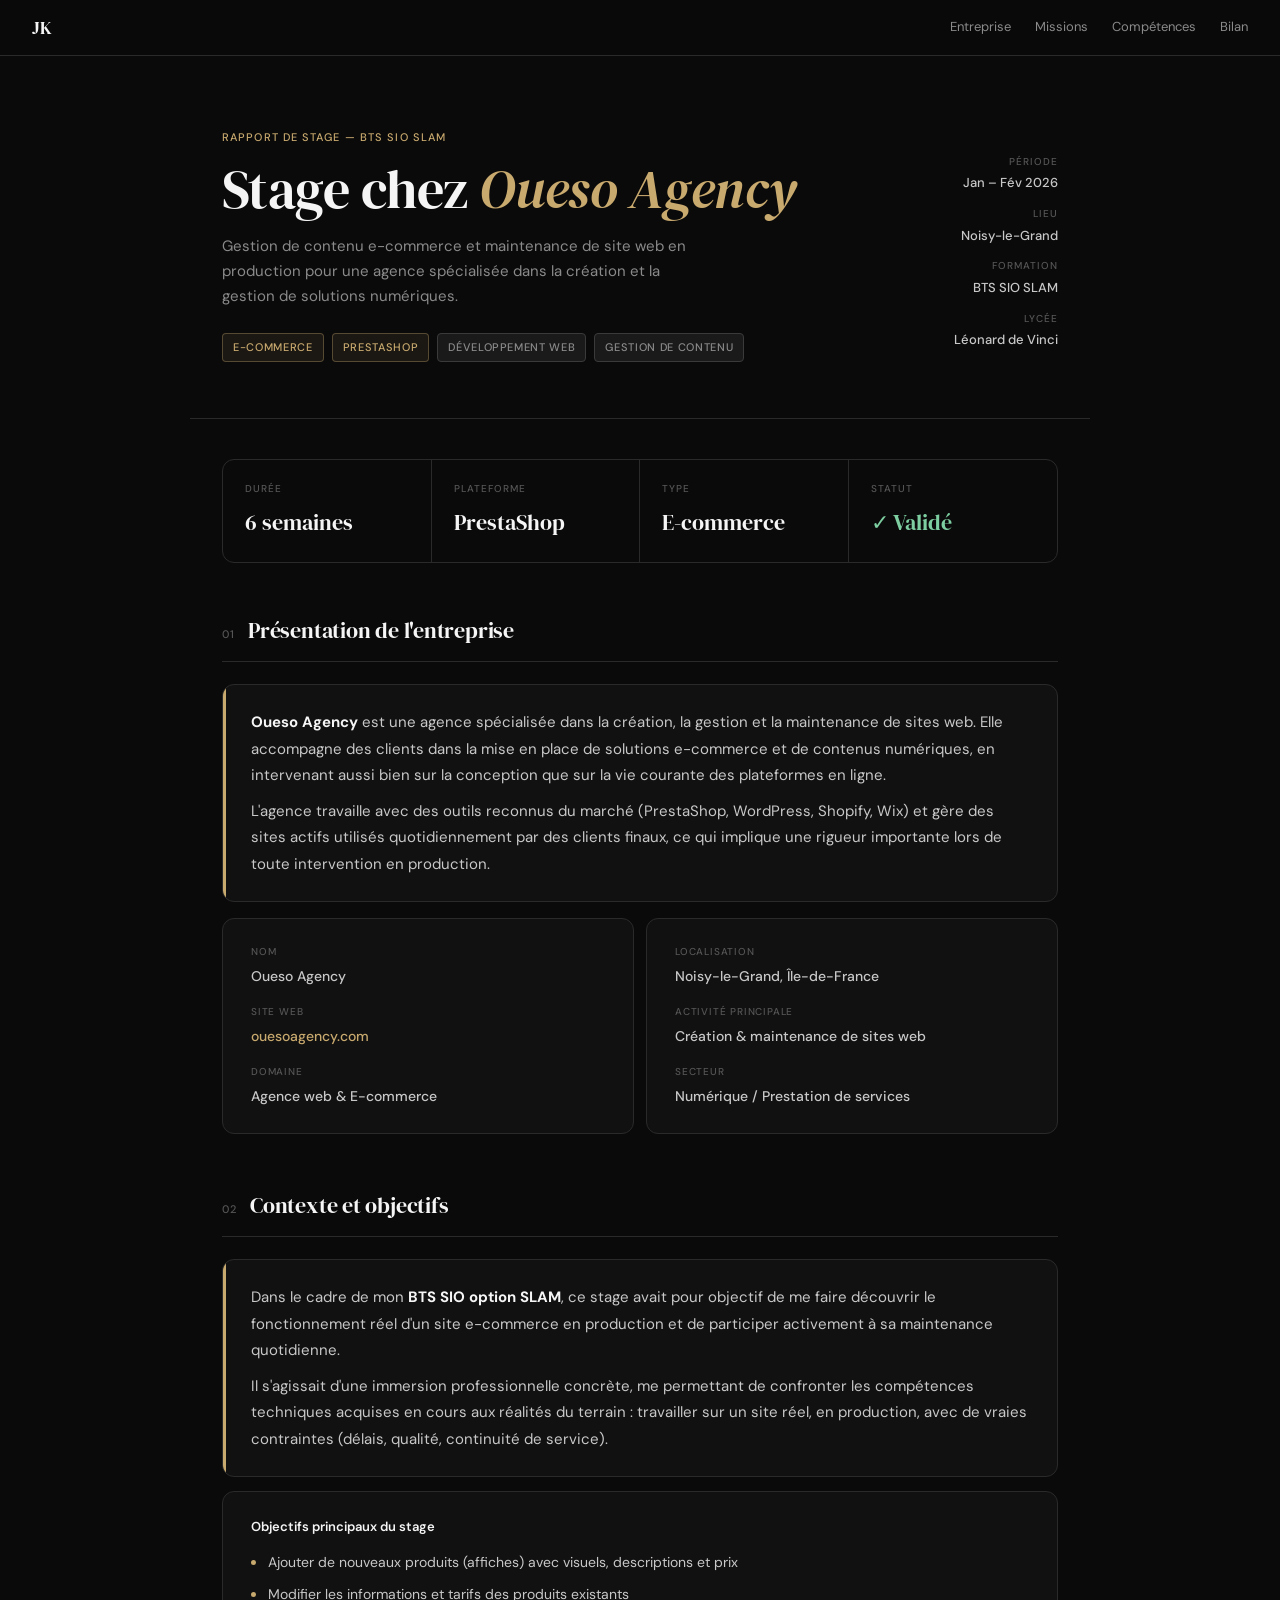
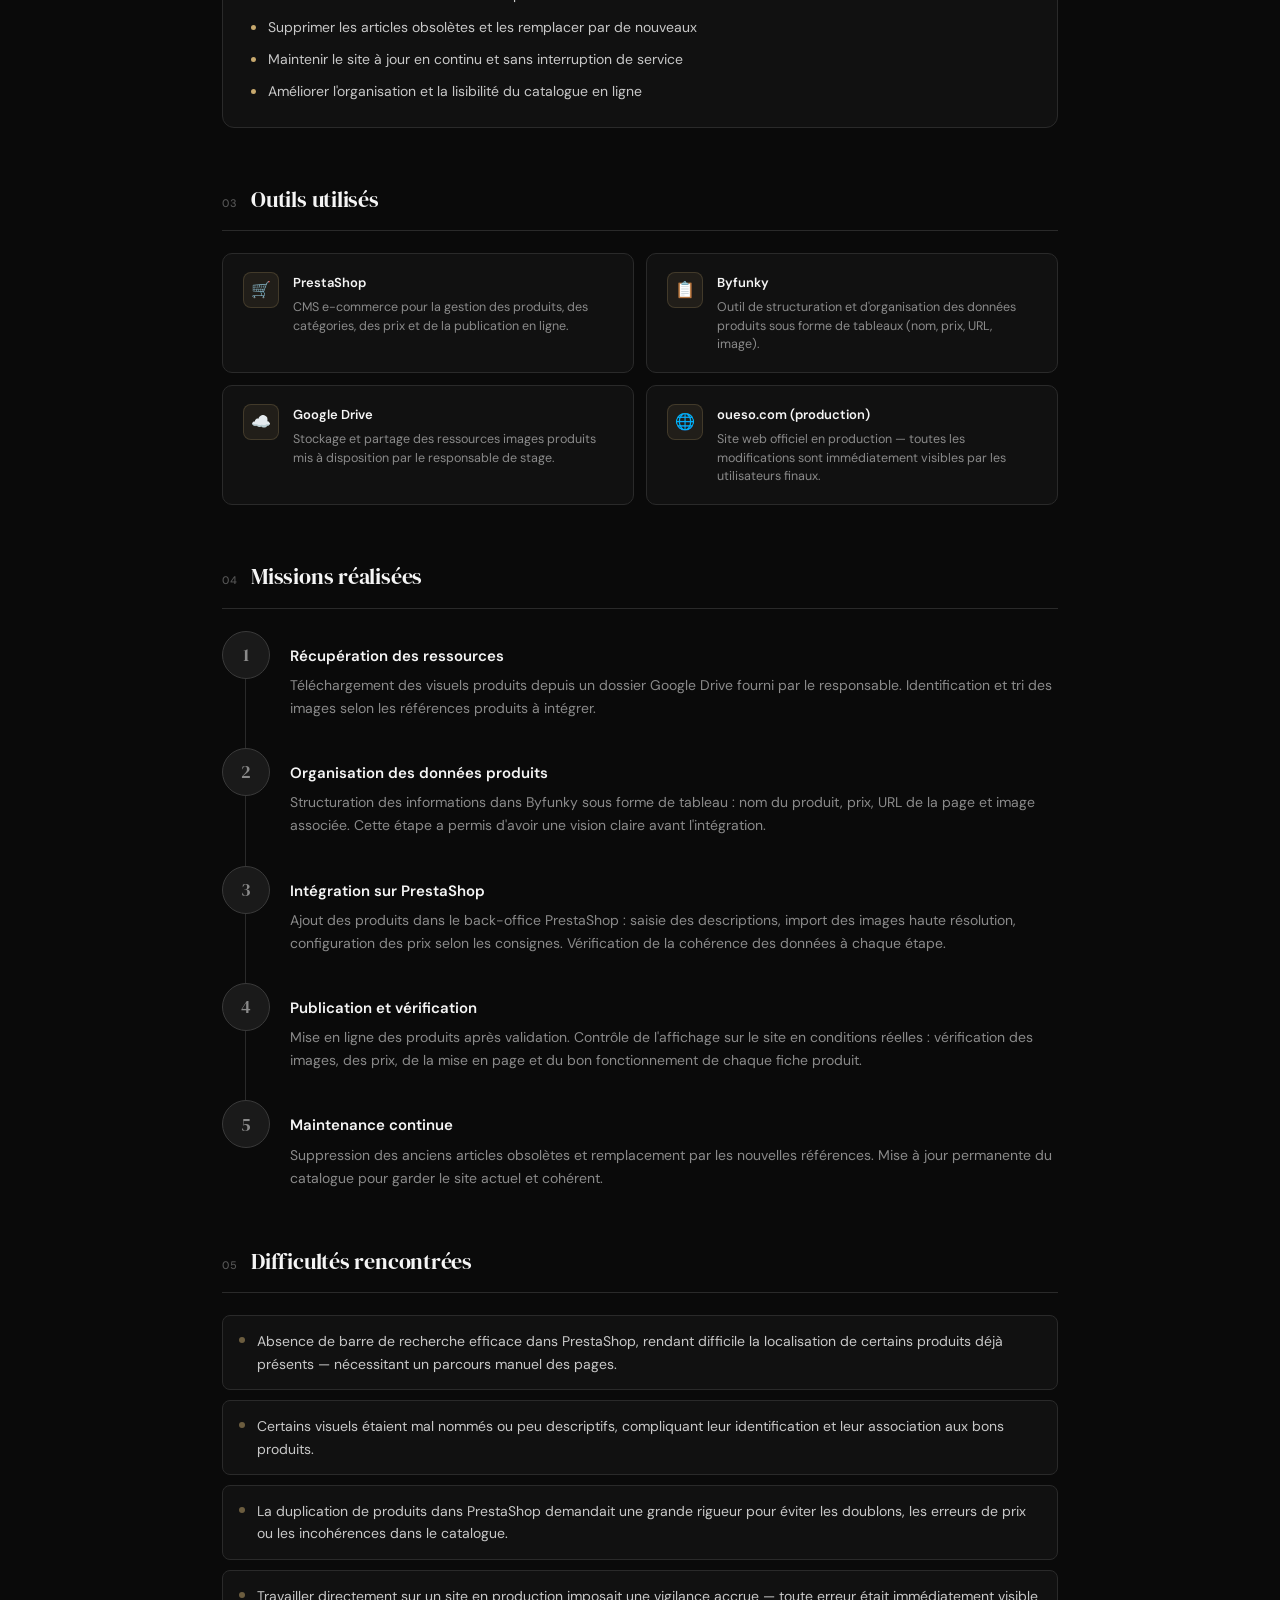
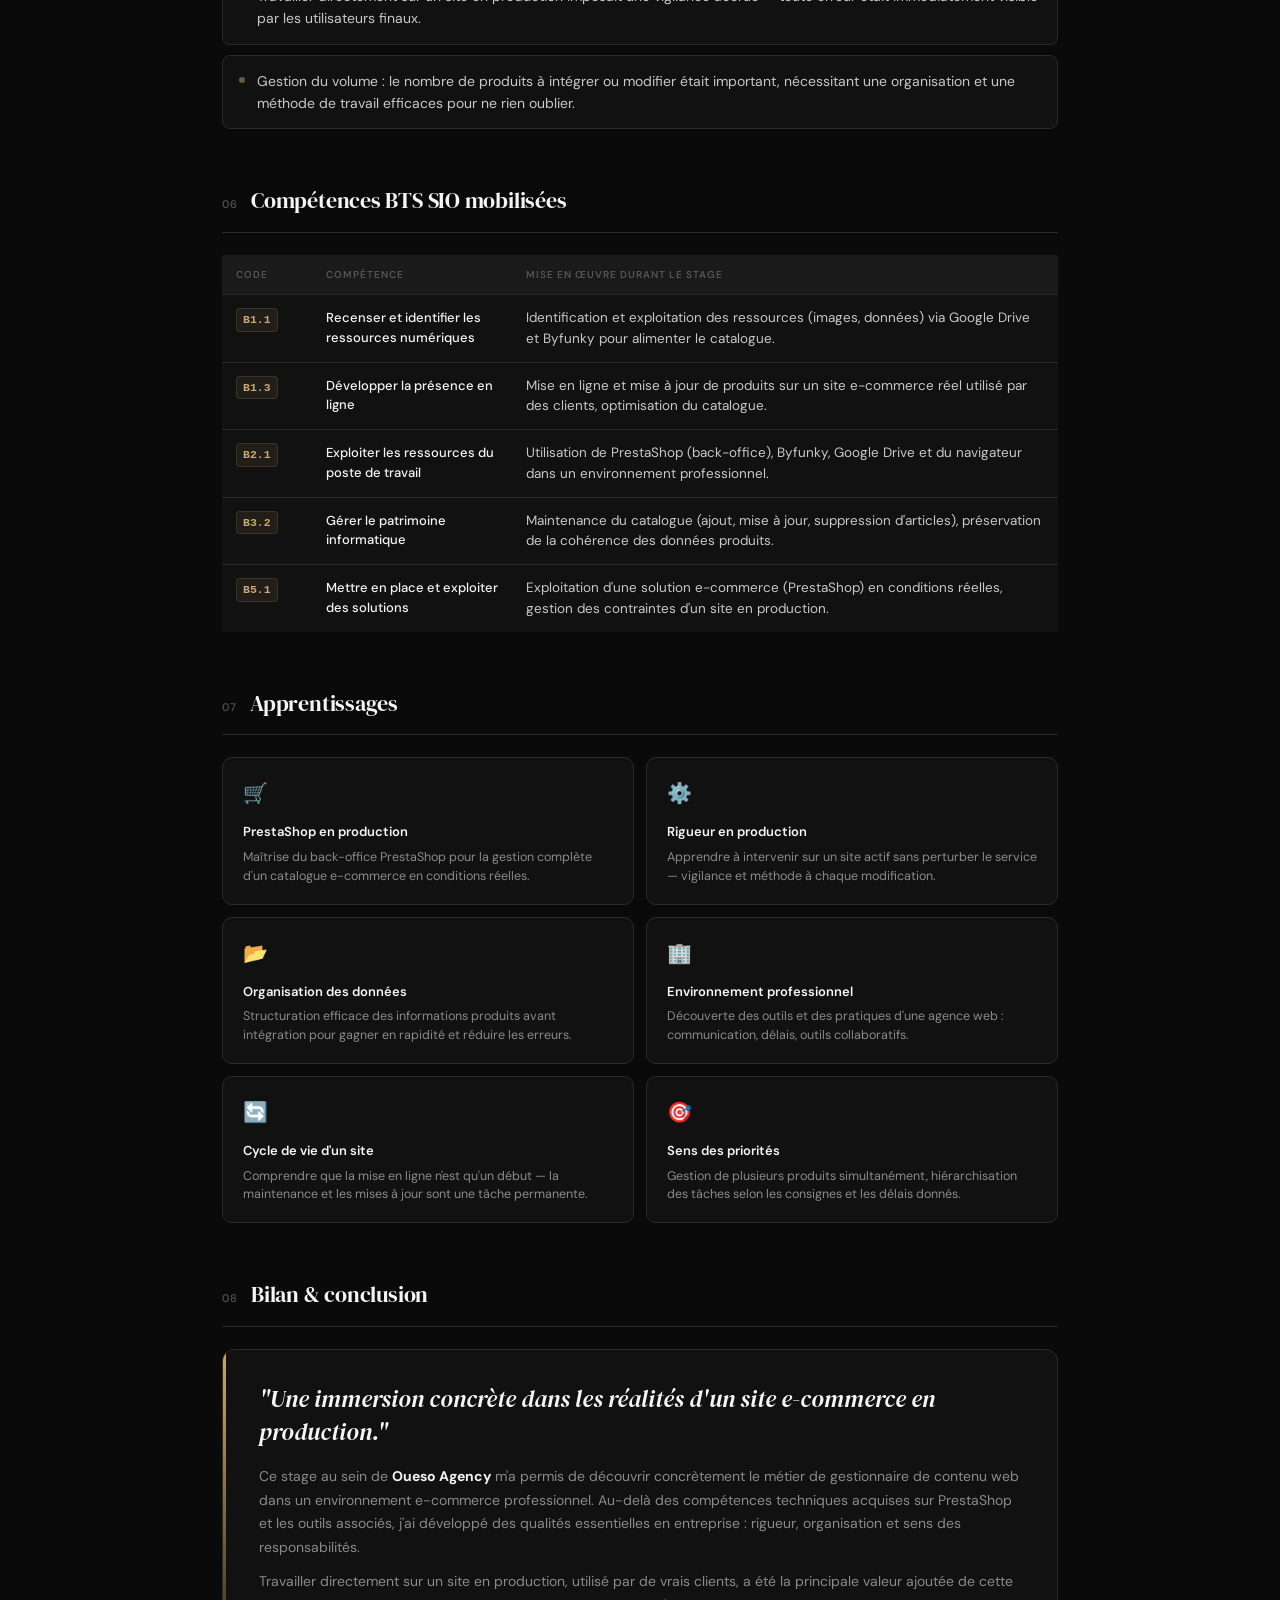
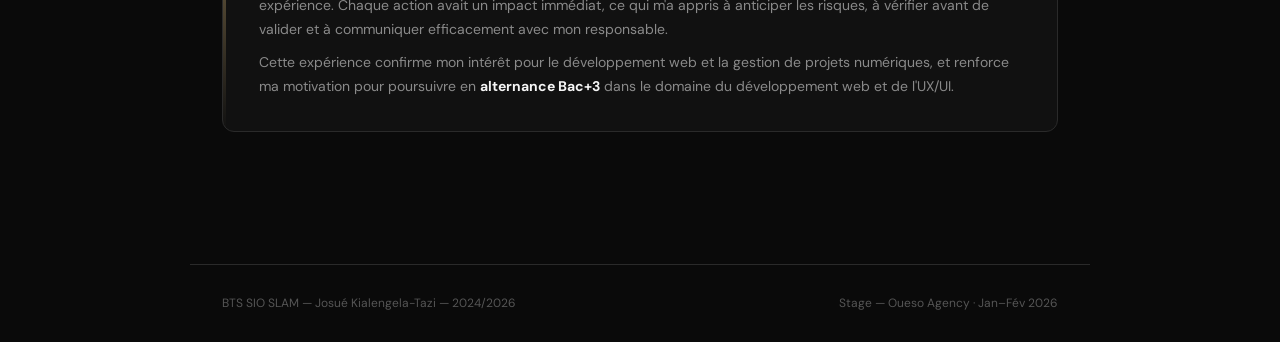
<file: stage.html>
<!DOCTYPE html>
<html lang="fr">
<head>
  <meta charset="UTF-8">
  <meta name="viewport" content="width=device-width, initial-scale=1.0">
  <title>Rapport de Stage — Oueso Agency</title>
  <link rel="preconnect" href="https://fonts.googleapis.com">
  <link href="https://fonts.googleapis.com/css2?family=DM+Serif+Display:ital@0;1&family=DM+Sans:wght@300;400;500;600&display=swap" rel="stylesheet">
  <style>
    :root {
      --bg: #0a0a0a;
      --bg-2: #111111;
      --bg-3: #1a1a1a;
      --bg-4: #222222;
      --border: #2a2a2a;
      --border-2: #3a3a3a;
      --white: #f5f5f5;
      --grey-1: #c8c8c8;
      --grey-2: #8a8a8a;
      --grey-3: #555555;
      --font-display: 'DM Serif Display', Georgia, serif;
      --font-body: 'DM Sans', sans-serif;
      --container: 900px;
      --accent: #c8a96e;
      --accent-dim: rgba(200, 169, 110, 0.09);
    }

    *, *::before, *::after { margin: 0; padding: 0; box-sizing: border-box; }

    body {
      background: var(--bg);
      color: var(--white);
      font-family: var(--font-body);
      font-size: 15px;
      line-height: 1.75;
      min-height: 100vh;
    }

    a { color: var(--accent); text-decoration: none; }
    a:hover { text-decoration: underline; }

    /* ── NAV ── */
    nav {
      position: fixed; top: 0; left: 0; right: 0; z-index: 100;
      background: rgba(10,10,10,0.93);
      backdrop-filter: blur(14px);
      border-bottom: 1px solid var(--border);
      height: 56px; padding: 0 32px;
      display: flex; align-items: center; justify-content: space-between;
    }
    .nav-logo { font-family: var(--font-display); font-size: 18px; letter-spacing: 0.02em; }
    .nav-links { display: flex; gap: 24px; }
    .nav-links a { font-size: 13px; color: var(--grey-2); transition: color .2s; }
    .nav-links a:hover { color: var(--white); text-decoration: none; }

    /* ── HERO ── */
    .hero {
      margin-top: 56px;
      padding: 72px 32px 56px;
      max-width: var(--container);
      margin-left: auto; margin-right: auto;
      border-bottom: 1px solid var(--border);
      display: grid;
      grid-template-columns: 1fr auto;
      gap: 32px;
      align-items: end;
    }

    .hero-eyebrow {
      font-size: 11px; font-weight: 500; letter-spacing: 0.1em;
      text-transform: uppercase; color: var(--accent);
      margin-bottom: 14px;
    }

    .hero h1 {
      font-family: var(--font-display);
      font-size: clamp(34px, 5.5vw, 54px);
      font-weight: 400; line-height: 1.06;
      letter-spacing: -0.01em;
      margin-bottom: 16px;
    }
    .hero h1 em { font-style: italic; color: var(--accent); }

    .hero-desc {
      font-size: 15px; color: var(--grey-2);
      max-width: 480px; line-height: 1.65;
    }

    .hero-meta {
      text-align: right;
      flex-shrink: 0;
    }
    .hero-meta-item { margin-bottom: 10px; }
    .hero-meta-label {
      font-size: 10px; font-weight: 500; letter-spacing: 0.1em;
      text-transform: uppercase; color: var(--grey-3); margin-bottom: 2px;
    }
    .hero-meta-value { font-size: 13px; color: var(--grey-1); font-weight: 500; }

    /* ── MAIN ── */
    .main {
      max-width: var(--container);
      margin: 0 auto;
      padding: 0 32px 80px;
    }

    /* ── TAGS ── */
    .tags { display: flex; flex-wrap: wrap; gap: 8px; margin: 32px 0 0; }
    .tag {
      font-size: 11px; font-weight: 500; letter-spacing: 0.06em;
      text-transform: uppercase;
      padding: 4px 10px; border-radius: 4px;
      border: 1px solid var(--border-2);
      color: var(--grey-2); background: var(--bg-3);
    }
    .tag.accent {
      border-color: rgba(200,169,110,0.35);
      color: var(--accent);
      background: var(--accent-dim);
    }

    /* ── KPI BAR ── */
    .kpi-bar {
      display: grid; grid-template-columns: repeat(4, 1fr);
      border: 1px solid var(--border); border-radius: 12px;
      overflow: hidden; margin: 40px 0 48px;
    }
    .kpi {
      padding: 20px 22px;
      border-right: 1px solid var(--border);
    }
    .kpi:last-child { border-right: none; }
    .kpi-label {
      font-size: 10px; font-weight: 500; letter-spacing: 0.1em;
      text-transform: uppercase; color: var(--grey-3); margin-bottom: 6px;
    }
    .kpi-value {
      font-family: var(--font-display);
      font-size: 22px; color: var(--white);
    }

    /* ── SECTION ── */
    .section { margin-bottom: 52px; }

    .section-header {
      display: flex; align-items: baseline; gap: 14px;
      margin-bottom: 22px; padding-bottom: 12px;
      border-bottom: 1px solid var(--border);
    }
    .section-num {
      font-size: 11px; color: var(--grey-3); font-weight: 500;
      letter-spacing: 0.05em; font-variant-numeric: tabular-nums;
    }
    .section-title {
      font-family: var(--font-display);
      font-size: 22px; font-weight: 400;
      letter-spacing: -0.01em;
    }

    /* ── CARDS ── */
    .card {
      background: var(--bg-2);
      border: 1px solid var(--border);
      border-radius: 12px;
      padding: 24px 28px;
    }

    .card p { color: var(--grey-1); line-height: 1.75; }
    .card p + p { margin-top: 10px; }

    /* Accent card */
    .card-accent {
      position: relative; overflow: hidden;
    }
    .card-accent::before {
      content: '';
      position: absolute; left: 0; top: 0; bottom: 0;
      width: 3px; background: var(--accent);
    }

    /* ── ENTREPRISE CARD ── */
    .entreprise-grid {
      display: grid; grid-template-columns: 1fr 1fr; gap: 12px;
    }
    .info-row { display: flex; flex-direction: column; gap: 4px; }
    .info-label {
      font-size: 10px; font-weight: 500; letter-spacing: 0.08em;
      text-transform: uppercase; color: var(--grey-3);
    }
    .info-value { font-size: 14px; color: var(--grey-1); font-weight: 500; }

    /* ── STEPS ── */
    .steps { display: flex; flex-direction: column; gap: 0; }
    .step {
      display: grid; grid-template-columns: 48px 1fr;
      gap: 20px; padding-bottom: 28px;
      position: relative;
    }
    .step:last-child { padding-bottom: 0; }
    .step::after {
      content: '';
      position: absolute;
      left: 23px; top: 40px; bottom: 0;
      width: 1px; background: var(--border);
    }
    .step:last-child::after { display: none; }

    .step-num {
      width: 48px; height: 48px;
      border-radius: 50%;
      background: var(--bg-3);
      border: 1px solid var(--border-2);
      display: flex; align-items: center; justify-content: center;
      font-family: var(--font-display);
      font-size: 18px; color: var(--grey-2);
      flex-shrink: 0; position: relative; z-index: 1;
      transition: border-color .2s, color .2s;
    }
    .step:hover .step-num {
      border-color: var(--accent);
      color: var(--accent);
    }

    .step-body {}
    .step-title {
      font-size: 15px; font-weight: 600; color: var(--white);
      margin-bottom: 5px; margin-top: 12px;
    }
    .step-desc { font-size: 14px; color: var(--grey-2); line-height: 1.65; }

    /* ── TOOLS GRID ── */
    .tools-grid { display: grid; grid-template-columns: 1fr 1fr; gap: 12px; }
    .tool-card {
      background: var(--bg-2); border: 1px solid var(--border);
      border-radius: 10px; padding: 18px 20px;
      display: flex; gap: 14px; align-items: flex-start;
      transition: border-color .2s;
    }
    .tool-card:hover { border-color: var(--border-2); }
    .tool-icon {
      width: 36px; height: 36px; border-radius: 8px;
      background: var(--accent-dim);
      border: 1px solid rgba(200,169,110,.2);
      display: flex; align-items: center; justify-content: center;
      font-size: 16px; flex-shrink: 0;
    }
    .tool-name { font-size: 13px; font-weight: 600; color: var(--white); margin-bottom: 3px; }
    .tool-desc { font-size: 12.5px; color: var(--grey-2); line-height: 1.5; }

    /* ── LISTE ── */
    .styled-list { list-style: none; display: flex; flex-direction: column; gap: 10px; }
    .styled-list li {
      display: flex; gap: 12px; align-items: flex-start;
      font-size: 14px; color: var(--grey-1); line-height: 1.6;
    }
    .styled-list li::before {
      content: '';
      width: 5px; height: 5px; border-radius: 50%;
      background: var(--accent); flex-shrink: 0;
      margin-top: 9px;
    }

    /* ── DIFFICULTES ── */
    .diff-list { display: flex; flex-direction: column; gap: 10px; }
    .diff-item {
      background: var(--bg-2); border: 1px solid var(--border);
      border-radius: 8px; padding: 14px 16px;
      display: flex; gap: 12px; align-items: flex-start;
      font-size: 14px; color: var(--grey-1); line-height: 1.6;
    }
    .diff-dot {
      width: 6px; height: 6px; border-radius: 50%;
      background: rgba(200,169,110,.5); flex-shrink: 0; margin-top: 7px;
    }

    /* ── APPRENTISSAGES ── */
    .learn-grid { display: grid; grid-template-columns: 1fr 1fr; gap: 12px; }
    .learn-card {
      background: var(--bg-2); border: 1px solid var(--border);
      border-radius: 10px; padding: 18px 20px;
      transition: border-color .2s;
    }
    .learn-card:hover { border-color: rgba(200,169,110,.25); }
    .learn-icon { font-size: 20px; margin-bottom: 10px; }
    .learn-title { font-size: 13px; font-weight: 600; color: var(--white); margin-bottom: 4px; }
    .learn-desc { font-size: 12.5px; color: var(--grey-2); line-height: 1.5; }

    /* ── BILAN ── */
    .bilan-card {
      background: var(--bg-2); border: 1px solid var(--border);
      border-radius: 12px; padding: 32px 36px;
      position: relative; overflow: hidden;
    }
    .bilan-card::before {
      content: '';
      position: absolute; left: 0; top: 0; bottom: 0; width: 3px;
      background: linear-gradient(180deg, var(--accent) 0%, transparent 100%);
    }
    .bilan-quote {
      font-family: var(--font-display);
      font-size: clamp(18px, 2.5vw, 24px);
      color: var(--white);
      font-style: italic;
      line-height: 1.4;
      margin-bottom: 16px;
    }
    .bilan-body { font-size: 14px; color: var(--grey-2); line-height: 1.7; }
    .bilan-body + .bilan-body { margin-top: 10px; }

    /* ── COMPÉTENCES BTS ── */
    .comp-table { width: 100%; border-collapse: collapse; }
    .comp-table thead tr { background: var(--bg-3); }
    .comp-table th {
      padding: 11px 14px; text-align: left;
      font-size: 10px; font-weight: 600; letter-spacing: 0.1em;
      text-transform: uppercase; color: var(--grey-3);
      border-bottom: 1px solid var(--border);
    }
    .comp-table td {
      padding: 13px 14px; border-bottom: 1px solid var(--border);
      vertical-align: top; color: var(--grey-1);
      font-size: 13.5px; line-height: 1.5;
    }
    .comp-table tr:last-child td { border-bottom: none; }
    .comp-table tbody tr { background: var(--bg-2); transition: background .15s; }
    .comp-table tbody tr:hover { background: var(--bg-3); }
    .comp-code {
      font-family: 'Courier New', monospace;
      font-size: 11.5px; font-weight: 700;
      color: var(--accent); background: var(--accent-dim);
      padding: 2px 6px; border-radius: 4px;
      border: 1px solid rgba(200,169,110,.15); display: inline-block;
    }

    /* ── FOOTER ── */
    footer {
      border-top: 1px solid var(--border);
      padding: 28px 32px;
      max-width: var(--container); margin: 0 auto;
      display: flex; justify-content: space-between; align-items: center;
      font-size: 12px; color: var(--grey-3);
    }

    /* ── RESPONSIVE ── */
    @media (max-width: 640px) {
      nav { padding: 0 20px; }
      .nav-links { display: none; }
      .hero { grid-template-columns: 1fr; padding: 60px 20px 40px; }
      .hero-meta { text-align: left; display: flex; gap: 20px; flex-wrap: wrap; }
      .main { padding: 0 20px 60px; }
      .kpi-bar { grid-template-columns: 1fr 1fr; }
      .kpi:nth-child(2) { border-right: none; }
      .entreprise-grid, .tools-grid, .learn-grid { grid-template-columns: 1fr; }
      footer { flex-direction: column; gap: 8px; text-align: center; }
    }
  </style>
</head>
<body>

<!-- NAV -->
<nav>
  <span class="nav-logo">JK</span>
  <div class="nav-links">
    <a href="#entreprise">Entreprise</a>
    <a href="#travail">Missions</a>
    <a href="#competences">Compétences</a>
    <a href="#bilan">Bilan</a>
  </div>
</nav>

<!-- HERO -->
<div class="hero" style="margin-top:56px">
  <div>
    <p class="hero-eyebrow">Rapport de stage — BTS SIO SLAM</p>
    <h1>Stage chez <em>Oueso Agency</em></h1>
    <p class="hero-desc">Gestion de contenu e-commerce et maintenance de site web en production pour une agence spécialisée dans la création et la gestion de solutions numériques.</p>
    <div class="tags" style="margin-top:24px">
      <span class="tag accent">E-commerce</span>
      <span class="tag accent">PrestaShop</span>
      <span class="tag">Développement web</span>
      <span class="tag">Gestion de contenu</span>
    </div>
  </div>
  <div class="hero-meta">
    <div class="hero-meta-item">
      <div class="hero-meta-label">Période</div>
      <div class="hero-meta-value">Jan – Fév 2026</div>
    </div>
    <div class="hero-meta-item">
      <div class="hero-meta-label">Lieu</div>
      <div class="hero-meta-value">Noisy-le-Grand</div>
    </div>
    <div class="hero-meta-item">
      <div class="hero-meta-label">Formation</div>
      <div class="hero-meta-value">BTS SIO SLAM</div>
    </div>
    <div class="hero-meta-item">
      <div class="hero-meta-label">Lycée</div>
      <div class="hero-meta-value">Léonard de Vinci</div>
    </div>
  </div>
</div>

<!-- MAIN -->
<main class="main">

  <!-- KPI -->
  <div class="kpi-bar">
    <div class="kpi">
      <div class="kpi-label">Durée</div>
      <div class="kpi-value">6 semaines</div>
    </div>
    <div class="kpi">
      <div class="kpi-label">Plateforme</div>
      <div class="kpi-value">PrestaShop</div>
    </div>
    <div class="kpi">
      <div class="kpi-label">Type</div>
      <div class="kpi-value">E-commerce</div>
    </div>
    <div class="kpi">
      <div class="kpi-label">Statut</div>
      <div class="kpi-value" style="color:#7dcea0">✓ Validé</div>
    </div>
  </div>

  <!-- 01 — Présentation entreprise -->
  <div class="section" id="entreprise">
    <div class="section-header">
      <span class="section-num">01</span>
      <h2 class="section-title">Présentation de l'entreprise</h2>
    </div>
    <div class="card card-accent" style="margin-bottom:16px">
      <p><strong style="color:var(--white)">Oueso Agency</strong> est une agence spécialisée dans la création, la gestion et la maintenance de sites web. Elle accompagne des clients dans la mise en place de solutions e-commerce et de contenus numériques, en intervenant aussi bien sur la conception que sur la vie courante des plateformes en ligne.</p>
      <p>L'agence travaille avec des outils reconnus du marché (PrestaShop, WordPress, Shopify, Wix) et gère des sites actifs utilisés quotidiennement par des clients finaux, ce qui implique une rigueur importante lors de toute intervention en production.</p>
    </div>
    <div class="entreprise-grid" style="margin-top:16px">
      <div class="card">
        <div class="info-row" style="margin-bottom:14px">
          <span class="info-label">Nom</span>
          <span class="info-value">Oueso Agency</span>
        </div>
        <div class="info-row" style="margin-bottom:14px">
          <span class="info-label">Site web</span>
          <span class="info-value"><a href="https://ouesoagency.com" target="_blank">ouesoagency.com</a></span>
        </div>
        <div class="info-row">
          <span class="info-label">Domaine</span>
          <span class="info-value">Agence web & E-commerce</span>
        </div>
      </div>
      <div class="card">
        <div class="info-row" style="margin-bottom:14px">
          <span class="info-label">Localisation</span>
          <span class="info-value">Noisy-le-Grand, Île-de-France</span>
        </div>
        <div class="info-row" style="margin-bottom:14px">
          <span class="info-label">Activité principale</span>
          <span class="info-value">Création & maintenance de sites web</span>
        </div>
        <div class="info-row">
          <span class="info-label">Secteur</span>
          <span class="info-value">Numérique / Prestation de services</span>
        </div>
      </div>
    </div>
  </div>

  <!-- 02 — Contexte et objectifs -->
  <div class="section">
    <div class="section-header">
      <span class="section-num">02</span>
      <h2 class="section-title">Contexte et objectifs</h2>
    </div>
    <div class="card card-accent">
      <p>Dans le cadre de mon <strong style="color:var(--white)">BTS SIO option SLAM</strong>, ce stage avait pour objectif de me faire découvrir le fonctionnement réel d'un site e-commerce en production et de participer activement à sa maintenance quotidienne.</p>
      <p>Il s'agissait d'une immersion professionnelle concrète, me permettant de confronter les compétences techniques acquises en cours aux réalités du terrain : travailler sur un site réel, en production, avec de vraies contraintes (délais, qualité, continuité de service).</p>
    </div>
    <div style="margin-top:14px">
      <div class="card">
        <p style="font-size:13px;font-weight:600;color:var(--white);margin-bottom:12px;">Objectifs principaux du stage</p>
        <ul class="styled-list">
          <li>Ajouter de nouveaux produits (affiches) avec visuels, descriptions et prix</li>
          <li>Modifier les informations et tarifs des produits existants</li>
          <li>Supprimer les articles obsolètes et les remplacer par de nouveaux</li>
          <li>Maintenir le site à jour en continu et sans interruption de service</li>
          <li>Améliorer l'organisation et la lisibilité du catalogue en ligne</li>
        </ul>
      </div>
    </div>
  </div>

  <!-- 03 — Outils -->
  <div class="section">
    <div class="section-header">
      <span class="section-num">03</span>
      <h2 class="section-title">Outils utilisés</h2>
    </div>
    <div class="tools-grid">
      <div class="tool-card">
        <div class="tool-icon">🛒</div>
        <div>
          <div class="tool-name">PrestaShop</div>
          <div class="tool-desc">CMS e-commerce pour la gestion des produits, des catégories, des prix et de la publication en ligne.</div>
        </div>
      </div>
      <div class="tool-card">
        <div class="tool-icon">📋</div>
        <div>
          <div class="tool-name">Byfunky</div>
          <div class="tool-desc">Outil de structuration et d'organisation des données produits sous forme de tableaux (nom, prix, URL, image).</div>
        </div>
      </div>
      <div class="tool-card">
        <div class="tool-icon">☁️</div>
        <div>
          <div class="tool-name">Google Drive</div>
          <div class="tool-desc">Stockage et partage des ressources images produits mis à disposition par le responsable de stage.</div>
        </div>
      </div>
      <div class="tool-card">
        <div class="tool-icon">🌐</div>
        <div>
          <div class="tool-name">oueso.com (production)</div>
          <div class="tool-desc">Site web officiel en production — toutes les modifications sont immédiatement visibles par les utilisateurs finaux.</div>
        </div>
      </div>
    </div>
  </div>

  <!-- 04 — Travail réalisé -->
  <div class="section" id="travail">
    <div class="section-header">
      <span class="section-num">04</span>
      <h2 class="section-title">Missions réalisées</h2>
    </div>
    <div class="steps">
      <div class="step">
        <div class="step-num">1</div>
        <div class="step-body">
          <div class="step-title">Récupération des ressources</div>
          <div class="step-desc">Téléchargement des visuels produits depuis un dossier Google Drive fourni par le responsable. Identification et tri des images selon les références produits à intégrer.</div>
        </div>
      </div>
      <div class="step">
        <div class="step-num">2</div>
        <div class="step-body">
          <div class="step-title">Organisation des données produits</div>
          <div class="step-desc">Structuration des informations dans Byfunky sous forme de tableau : nom du produit, prix, URL de la page et image associée. Cette étape a permis d'avoir une vision claire avant l'intégration.</div>
        </div>
      </div>
      <div class="step">
        <div class="step-num">3</div>
        <div class="step-body">
          <div class="step-title">Intégration sur PrestaShop</div>
          <div class="step-desc">Ajout des produits dans le back-office PrestaShop : saisie des descriptions, import des images haute résolution, configuration des prix selon les consignes. Vérification de la cohérence des données à chaque étape.</div>
        </div>
      </div>
      <div class="step">
        <div class="step-num">4</div>
        <div class="step-body">
          <div class="step-title">Publication et vérification</div>
          <div class="step-desc">Mise en ligne des produits après validation. Contrôle de l'affichage sur le site en conditions réelles : vérification des images, des prix, de la mise en page et du bon fonctionnement de chaque fiche produit.</div>
        </div>
      </div>
      <div class="step">
        <div class="step-num">5</div>
        <div class="step-body">
          <div class="step-title">Maintenance continue</div>
          <div class="step-desc">Suppression des anciens articles obsolètes et remplacement par les nouvelles références. Mise à jour permanente du catalogue pour garder le site actuel et cohérent.</div>
        </div>
      </div>
    </div>
  </div>

  <!-- 05 — Difficultés -->
  <div class="section">
    <div class="section-header">
      <span class="section-num">05</span>
      <h2 class="section-title">Difficultés rencontrées</h2>
    </div>
    <div class="diff-list">
      <div class="diff-item">
        <div class="diff-dot"></div>
        <span>Absence de barre de recherche efficace dans PrestaShop, rendant difficile la localisation de certains produits déjà présents — nécessitant un parcours manuel des pages.</span>
      </div>
      <div class="diff-item">
        <div class="diff-dot"></div>
        <span>Certains visuels étaient mal nommés ou peu descriptifs, compliquant leur identification et leur association aux bons produits.</span>
      </div>
      <div class="diff-item">
        <div class="diff-dot"></div>
        <span>La duplication de produits dans PrestaShop demandait une grande rigueur pour éviter les doublons, les erreurs de prix ou les incohérences dans le catalogue.</span>
      </div>
      <div class="diff-item">
        <div class="diff-dot"></div>
        <span>Travailler directement sur un site en production imposait une vigilance accrue — toute erreur était immédiatement visible par les utilisateurs finaux.</span>
      </div>
      <div class="diff-item">
        <div class="diff-dot"></div>
        <span>Gestion du volume : le nombre de produits à intégrer ou modifier était important, nécessitant une organisation et une méthode de travail efficaces pour ne rien oublier.</span>
      </div>
    </div>
  </div>

  <!-- 06 — Compétences BTS -->
  <div class="section" id="competences">
    <div class="section-header">
      <span class="section-num">06</span>
      <h2 class="section-title">Compétences BTS SIO mobilisées</h2>
    </div>
    <table class="comp-table">
      <thead>
        <tr>
          <th style="width:90px">Code</th>
          <th style="width:200px">Compétence</th>
          <th>Mise en œuvre durant le stage</th>
        </tr>
      </thead>
      <tbody>
        <tr>
          <td><span class="comp-code">B1.1</span></td>
          <td style="color:var(--white);font-weight:500;font-size:13px">Recenser et identifier les ressources numériques</td>
          <td>Identification et exploitation des ressources (images, données) via Google Drive et Byfunky pour alimenter le catalogue.</td>
        </tr>
        <tr>
          <td><span class="comp-code">B1.3</span></td>
          <td style="color:var(--white);font-weight:500;font-size:13px">Développer la présence en ligne</td>
          <td>Mise en ligne et mise à jour de produits sur un site e-commerce réel utilisé par des clients, optimisation du catalogue.</td>
        </tr>
        <tr>
          <td><span class="comp-code">B2.1</span></td>
          <td style="color:var(--white);font-weight:500;font-size:13px">Exploiter les ressources du poste de travail</td>
          <td>Utilisation de PrestaShop (back-office), Byfunky, Google Drive et du navigateur dans un environnement professionnel.</td>
        </tr>
        <tr>
          <td><span class="comp-code">B3.2</span></td>
          <td style="color:var(--white);font-weight:500;font-size:13px">Gérer le patrimoine informatique</td>
          <td>Maintenance du catalogue (ajout, mise à jour, suppression d'articles), préservation de la cohérence des données produits.</td>
        </tr>
        <tr>
          <td><span class="comp-code">B5.1</span></td>
          <td style="color:var(--white);font-weight:500;font-size:13px">Mettre en place et exploiter des solutions</td>
          <td>Exploitation d'une solution e-commerce (PrestaShop) en conditions réelles, gestion des contraintes d'un site en production.</td>
        </tr>
      </tbody>
    </table>
  </div>

  <!-- 07 — Apprentissages -->
  <div class="section">
    <div class="section-header">
      <span class="section-num">07</span>
      <h2 class="section-title">Apprentissages</h2>
    </div>
    <div class="learn-grid">
      <div class="learn-card">
        <div class="learn-icon">🛒</div>
        <div class="learn-title">PrestaShop en production</div>
        <div class="learn-desc">Maîtrise du back-office PrestaShop pour la gestion complète d'un catalogue e-commerce en conditions réelles.</div>
      </div>
      <div class="learn-card">
        <div class="learn-icon">⚙️</div>
        <div class="learn-title">Rigueur en production</div>
        <div class="learn-desc">Apprendre à intervenir sur un site actif sans perturber le service — vigilance et méthode à chaque modification.</div>
      </div>
      <div class="learn-card">
        <div class="learn-icon">📂</div>
        <div class="learn-title">Organisation des données</div>
        <div class="learn-desc">Structuration efficace des informations produits avant intégration pour gagner en rapidité et réduire les erreurs.</div>
      </div>
      <div class="learn-card">
        <div class="learn-icon">🏢</div>
        <div class="learn-title">Environnement professionnel</div>
        <div class="learn-desc">Découverte des outils et des pratiques d'une agence web : communication, délais, outils collaboratifs.</div>
      </div>
      <div class="learn-card">
        <div class="learn-icon">🔄</div>
        <div class="learn-title">Cycle de vie d'un site</div>
        <div class="learn-desc">Comprendre que la mise en ligne n'est qu'un début — la maintenance et les mises à jour sont une tâche permanente.</div>
      </div>
      <div class="learn-card">
        <div class="learn-icon">🎯</div>
        <div class="learn-title">Sens des priorités</div>
        <div class="learn-desc">Gestion de plusieurs produits simultanément, hiérarchisation des tâches selon les consignes et les délais donnés.</div>
      </div>
    </div>
  </div>

  <!-- 08 — Bilan -->
  <div class="section" id="bilan">
    <div class="section-header">
      <span class="section-num">08</span>
      <h2 class="section-title">Bilan & conclusion</h2>
    </div>
    <div class="bilan-card">
      <p class="bilan-quote">"Une immersion concrète dans les réalités d'un site e-commerce en production."</p>
      <p class="bilan-body">Ce stage au sein de <strong style="color:var(--white)">Oueso Agency</strong> m'a permis de découvrir concrètement le métier de gestionnaire de contenu web dans un environnement e-commerce professionnel. Au-delà des compétences techniques acquises sur PrestaShop et les outils associés, j'ai développé des qualités essentielles en entreprise : rigueur, organisation et sens des responsabilités.</p>
      <p class="bilan-body">Travailler directement sur un site en production, utilisé par de vrais clients, a été la principale valeur ajoutée de cette expérience. Chaque action avait un impact immédiat, ce qui m'a appris à anticiper les risques, à vérifier avant de valider et à communiquer efficacement avec mon responsable.</p>
      <p class="bilan-body">Cette expérience confirme mon intérêt pour le développement web et la gestion de projets numériques, et renforce ma motivation pour poursuivre en <strong style="color:var(--white)">alternance Bac+3</strong> dans le domaine du développement web et de l'UX/UI.</p>
    </div>
  </div>

</main>

<footer>
  <span>BTS SIO SLAM — Josué Kialengela-Tazi — 2024/2026</span>
  <span>Stage — Oueso Agency · Jan–Fév 2026</span>
</footer>

</body>
</html>
</file>
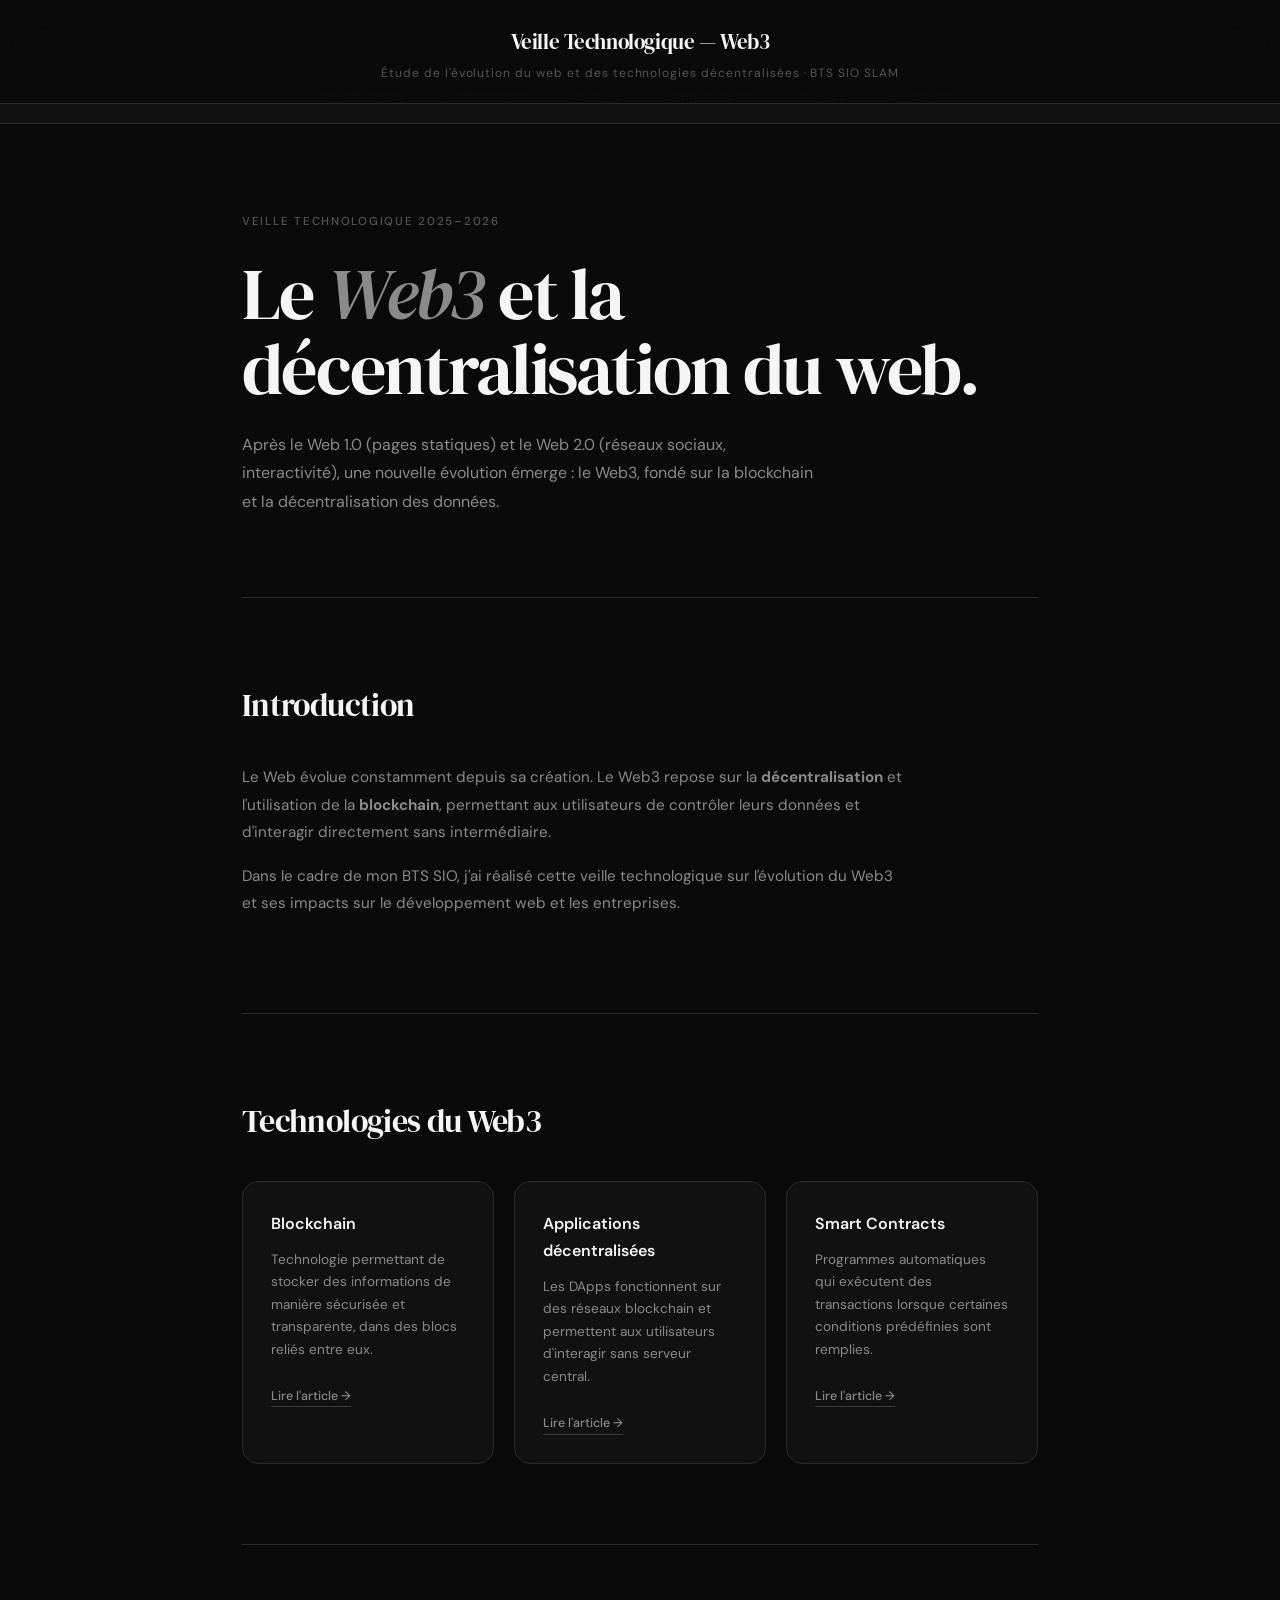
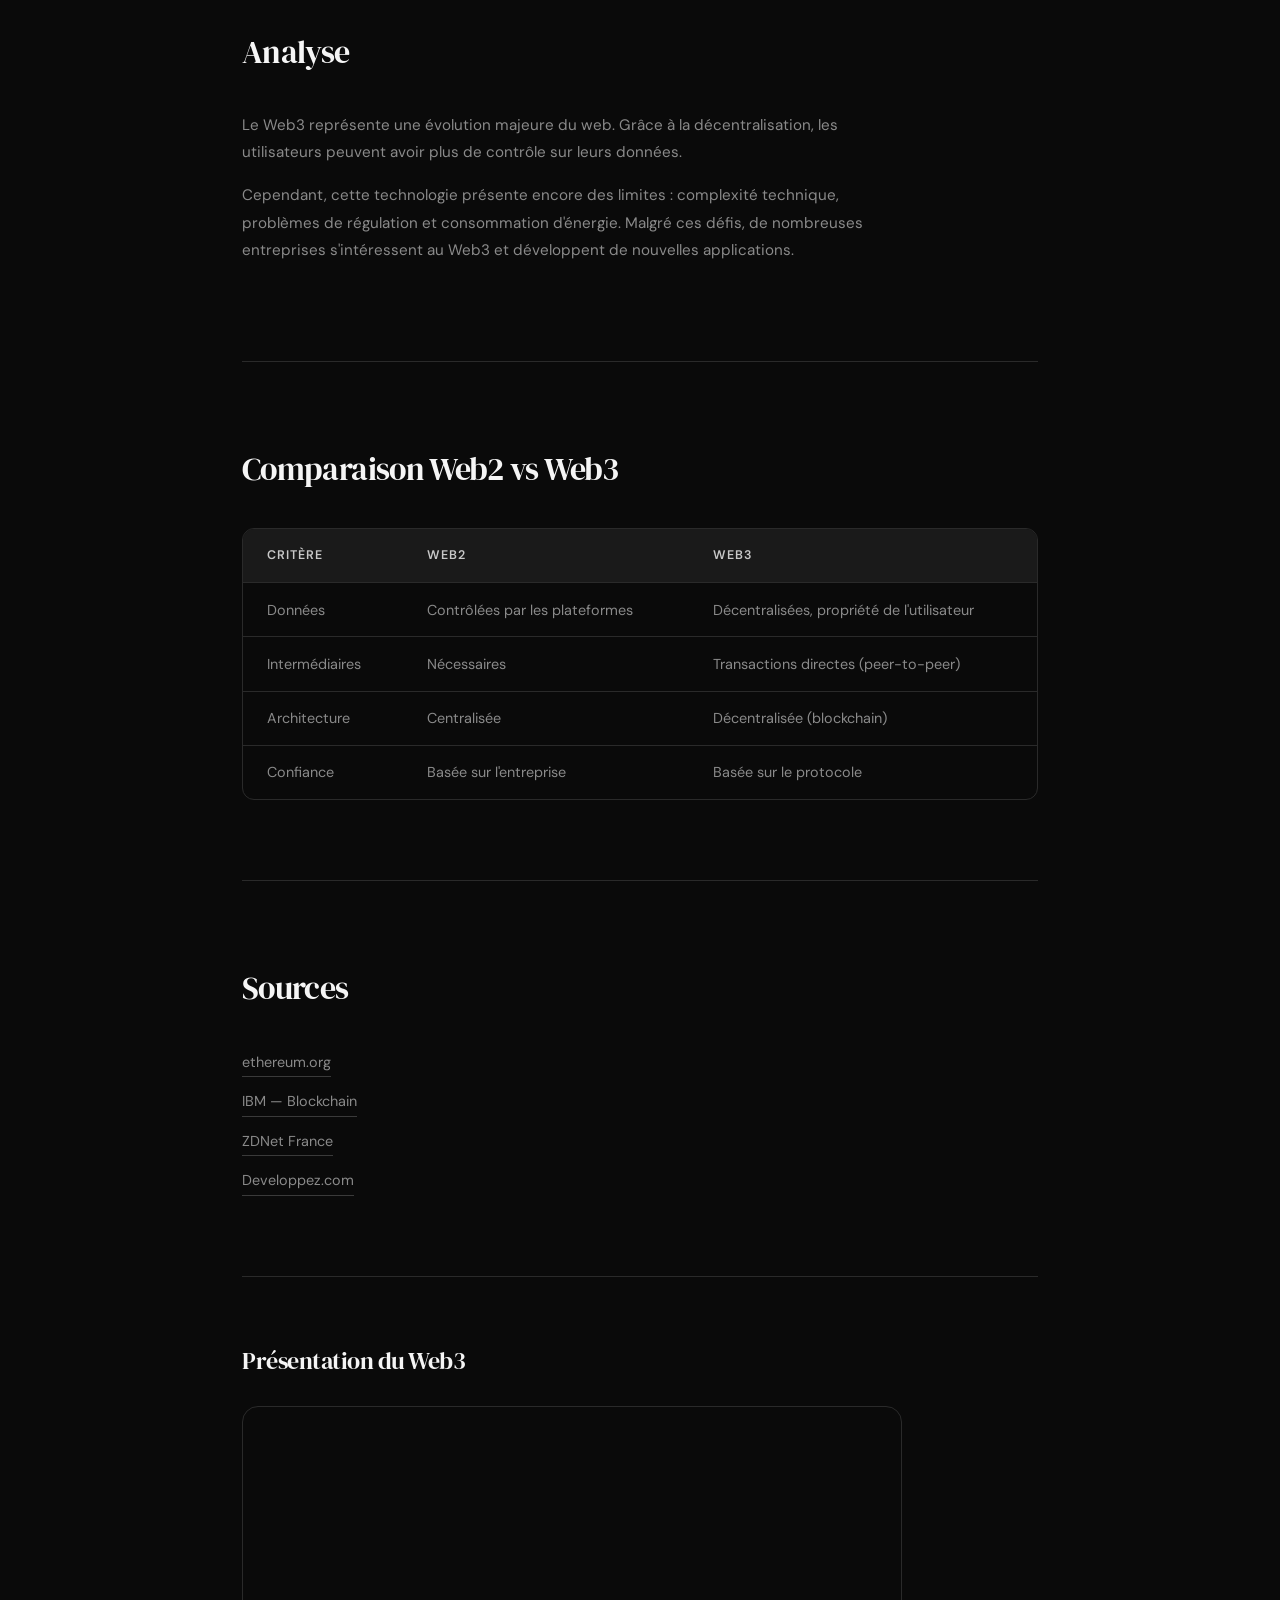
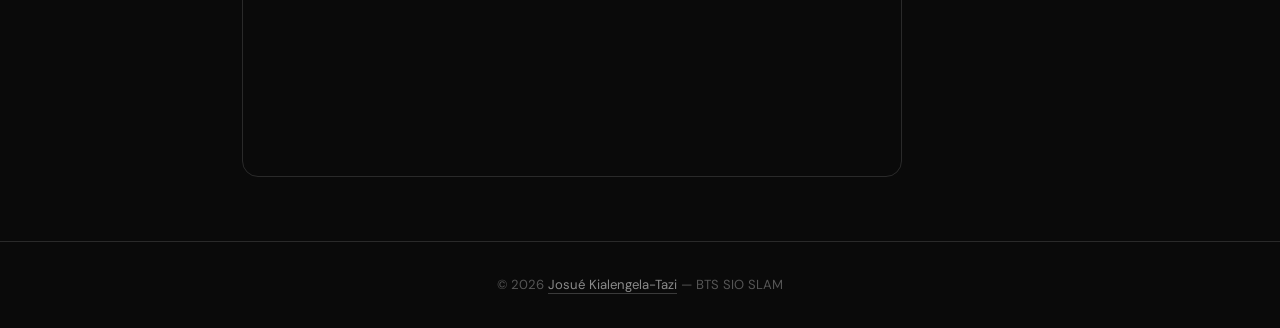
<file: veille.html>
<!DOCTYPE html>
<html lang="fr">
<head>
<meta charset="UTF-8">
<meta name="viewport" content="width=device-width, initial-scale=1.0">
<title>Veille Technologique — Web3 · Josué Kialengela</title>
<link href="https://fonts.googleapis.com/css2?family=DM+Serif+Display:ital@0;1&family=DM+Sans:wght@300;400;500;600&display=swap" rel="stylesheet">
<style>
*, *::before, *::after { box-sizing: border-box; margin: 0; padding: 0; }

:root {
  --bg: #0a0a0a;
  --bg-2: #111111;
  --bg-3: #1a1a1a;
  --border: #2a2a2a;
  --border-2: #3a3a3a;
  --white: #f5f5f5;
  --grey-1: #c8c8c8;
  --grey-2: #8a8a8a;
  --grey-3: #555555;
  --font-display: 'DM Serif Display', Georgia, serif;
  --font-body: 'DM Sans', sans-serif;
  --container: 860px;
}

html { scroll-behavior: smooth; }

body {
  background: var(--bg);
  color: var(--white);
  font-family: var(--font-body);
  line-height: 1.7;
}

/* ---- HEADER ---- */
header {
  position: fixed;
  top: 0; left: 0;
  width: 100%;
  z-index: 100;
  display: flex;
  flex-direction: column;
  align-items: center;
  padding: 1.5rem 2rem 1.25rem;
  background: rgba(10,10,10,0.9);
  backdrop-filter: blur(20px);
  border-bottom: 1px solid var(--border);
  text-align: center;
}

header h1 {
  font-family: var(--font-display);
  font-size: 1.3rem;
  font-weight: 400;
  color: var(--white);
  letter-spacing: -0.02em;
  margin-bottom: 0.2rem;
}

header p {
  font-size: 0.75rem;
  color: var(--grey-3);
  letter-spacing: 0.08em;
}

/* ---- NAV ---- */
nav {
  background: var(--bg-2);
  border-bottom: 1px solid var(--border);
  position: sticky;
  top: 72px;
  z-index: 99;
}

nav ul {
  display: flex;
  justify-content: center;
  gap: 0;
  list-style: none;
  max-width: var(--container);
  margin: 0 auto;
}

nav a {
  display: block;
  padding: 0.85rem 1.25rem;
  font-size: 0.8rem;
  font-weight: 500;
  color: var(--grey-3);
  text-decoration: none;
  letter-spacing: 0.05em;
  transition: color 0.2s;
  border-bottom: 2px solid transparent;
}

nav a:hover {
  color: var(--white);
  border-color: var(--white);
}

/* ---- CONTENT ---- */
.page {
  max-width: var(--container);
  margin: 0 auto;
  padding: 0 2rem;
}

/* ---- HERO VEILLE ---- */
.hero-veille {
  padding: 10rem 0 5rem;
  border-bottom: 1px solid var(--border);
}

.hero-veille .label {
  font-size: 0.72rem;
  font-weight: 500;
  letter-spacing: 0.15em;
  text-transform: uppercase;
  color: var(--grey-3);
  margin-bottom: 1.5rem;
}

.hero-veille h2 {
  font-family: var(--font-display);
  font-size: clamp(2.5rem, 6vw, 4.5rem);
  font-weight: 400;
  line-height: 1.05;
  letter-spacing: -0.03em;
  color: var(--white);
  margin-bottom: 1.5rem;
}

.hero-veille h2 em {
  font-style: italic;
  color: var(--grey-2);
}

.hero-veille p {
  font-size: 1rem;
  color: var(--grey-2);
  max-width: 580px;
  line-height: 1.8;
}

/* ---- SECTIONS ---- */
section {
  padding: 5rem 0;
  border-bottom: 1px solid var(--border);
  opacity: 0;
  transform: translateY(24px);
  transition: opacity 0.6s ease, transform 0.6s ease;
}

section.visible {
  opacity: 1;
  transform: none;
}

section h2 {
  font-family: var(--font-display);
  font-size: clamp(1.5rem, 3vw, 2rem);
  font-weight: 400;
  color: var(--white);
  margin-bottom: 2rem;
  letter-spacing: -0.02em;
}

section p {
  font-size: 0.95rem;
  color: var(--grey-2);
  max-width: 660px;
  line-height: 1.8;
  margin-bottom: 1rem;
}

/* ---- CARDS TECHNO ---- */
.cards-grid {
  display: grid;
  grid-template-columns: repeat(auto-fit, minmax(240px, 1fr));
  gap: 1.25rem;
  margin-top: 0.5rem;
}

.card {
  background: var(--bg-2);
  border: 1px solid var(--border);
  border-radius: 16px;
  padding: 1.75rem;
  transition: all 0.25s;
}

.card:hover {
  border-color: var(--border-2);
  transform: translateY(-4px);
  box-shadow: 0 16px 40px rgba(0,0,0,0.4);
}

.card h3 {
  font-family: var(--font-body);
  font-size: 1rem;
  font-weight: 600;
  color: var(--white);
  margin-bottom: 0.75rem;
}

.card p {
  font-size: 0.85rem;
  color: var(--grey-2);
  line-height: 1.65;
  margin-bottom: 1.25rem;
}

.card a {
  font-size: 0.78rem;
  font-weight: 500;
  color: var(--grey-2);
  text-decoration: none;
  border-bottom: 1px solid var(--border-2);
  padding-bottom: 0.15rem;
  transition: color 0.2s, border-color 0.2s;
}

.card a:hover {
  color: var(--white);
  border-color: var(--white);
}

/* ---- TABLE ---- */
.table-wrap {
  overflow-x: auto;
  border-radius: 12px;
  border: 1px solid var(--border);
}

table {
  width: 100%;
  border-collapse: collapse;
  font-size: 0.9rem;
}

th {
  background: var(--bg-3);
  color: var(--grey-1);
  font-weight: 600;
  padding: 1rem 1.5rem;
  text-align: left;
  font-size: 0.78rem;
  letter-spacing: 0.08em;
  text-transform: uppercase;
}

td {
  padding: 0.9rem 1.5rem;
  color: var(--grey-2);
  border-top: 1px solid var(--border);
  transition: color 0.2s;
}

tr:hover td { color: var(--white); background: rgba(255,255,255,0.02); }

/* ---- SOURCES ---- */
#sources ul {
  list-style: none;
  display: flex;
  flex-direction: column;
  gap: 0.6rem;
}

#sources li a {
  font-size: 0.9rem;
  color: var(--grey-2);
  text-decoration: none;
  border-bottom: 1px solid var(--border-2);
  padding-bottom: 0.15rem;
  display: inline-block;
  transition: color 0.2s, border-color 0.2s;
}
#sources li a:hover { color: var(--white); border-color: var(--white); }

/* ---- VIDEO ---- */
.video-wrap {
  padding: 4rem 0;
}

.video-wrap h2 {
  font-family: var(--font-display);
  font-size: 1.5rem;
  font-weight: 400;
  color: var(--white);
  margin-bottom: 1.5rem;
  letter-spacing: -0.02em;
}

.video-container {
  position: relative;
  width: 100%;
  max-width: 660px;
  aspect-ratio: 16/9;
  border-radius: 16px;
  overflow: hidden;
  border: 1px solid var(--border);
}

.video-container iframe {
  position: absolute;
  inset: 0;
  width: 100%;
  height: 100%;
  border: none;
}

/* ---- FOOTER ---- */
footer {
  border-top: 1px solid var(--border);
  padding: 2rem;
  text-align: center;
}

footer p { font-size: 0.82rem; color: var(--grey-3); }

footer a {
  color: var(--grey-2);
  text-decoration: none;
  border-bottom: 1px solid var(--border-2);
  transition: color 0.2s;
}
footer a:hover { color: var(--white); }

@media (max-width: 640px) {
  nav ul { gap: 0; overflow-x: auto; }
  nav a { padding: 0.75rem 0.9rem; font-size: 0.72rem; white-space: nowrap; }
  .hero-veille { padding: 8rem 0 3rem; }
  section { padding: 3.5rem 0; }
}
</style>
</head>
<body>

<header>
  <h1>Veille Technologique — Web3</h1>
  <p>Étude de l'évolution du web et des technologies décentralisées · BTS SIO SLAM</p>
</header>

<nav>
  <ul>
    <li><a href="#intro">Introduction</a></li>
    <li><a href="#technologies">Technologies</a></li>
    <li><a href="#analyse">Analyse</a></li>
    <li><a href="#comparaison">Comparaison</a></li>
    <li><a href="#sources">Sources</a></li>
    <li><a href="index.html">← Portfolio</a></li>
  </ul>
</nav>

<div class="page">

  <!-- HERO -->
  <div class="hero-veille">
    <div class="label">Veille technologique 2025–2026</div>
    <h2>Le <em>Web3</em> et la<br>décentralisation du web.</h2>
    <p>Après le Web 1.0 (pages statiques) et le Web 2.0 (réseaux sociaux, interactivité), une nouvelle évolution émerge : le Web3, fondé sur la blockchain et la décentralisation des données.</p>
  </div>

  <!-- INTRO -->
  <section id="intro">
    <h2>Introduction</h2>
    <p>Le Web évolue constamment depuis sa création. Le Web3 repose sur la <strong>décentralisation</strong> et l'utilisation de la <strong>blockchain</strong>, permettant aux utilisateurs de contrôler leurs données et d'interagir directement sans intermédiaire.</p>
    <p>Dans le cadre de mon BTS SIO, j'ai réalisé cette veille technologique sur l'évolution du Web3 et ses impacts sur le développement web et les entreprises.</p>
  </section>

  <!-- TECHNOLOGIES -->
  <section id="technologies">
    <h2>Technologies du Web3</h2>
    <div class="cards-grid">
      <div class="card">
        <h3>Blockchain</h3>
        <p>Technologie permettant de stocker des informations de manière sécurisée et transparente, dans des blocs reliés entre eux.</p>
        <a href="https://www.ibm.com/topics/blockchain" target="_blank">Lire l'article →</a>
      </div>
      <div class="card">
        <h3>Applications décentralisées</h3>
        <p>Les DApps fonctionnent sur des réseaux blockchain et permettent aux utilisateurs d'interagir sans serveur central.</p>
        <a href="https://ethereum.org/fr/developers/docs/dapps/" target="_blank">Lire l'article →</a>
      </div>
      <div class="card">
        <h3>Smart Contracts</h3>
        <p>Programmes automatiques qui exécutent des transactions lorsque certaines conditions prédéfinies sont remplies.</p>
        <a href="https://ethereum.org/fr/smart-contracts/" target="_blank">Lire l'article →</a>
      </div>
    </div>
  </section>

  <!-- ANALYSE -->
  <section id="analyse">
    <h2>Analyse</h2>
    <p>Le Web3 représente une évolution majeure du web. Grâce à la décentralisation, les utilisateurs peuvent avoir plus de contrôle sur leurs données.</p>
    <p>Cependant, cette technologie présente encore des limites : complexité technique, problèmes de régulation et consommation d'énergie. Malgré ces défis, de nombreuses entreprises s'intéressent au Web3 et développent de nouvelles applications.</p>
  </section>

  <!-- COMPARAISON -->
  <section id="comparaison">
    <h2>Comparaison Web2 vs Web3</h2>
    <div class="table-wrap">
      <table>
        <thead>
          <tr>
            <th>Critère</th>
            <th>Web2</th>
            <th>Web3</th>
          </tr>
        </thead>
        <tbody>
          <tr><td>Données</td><td>Contrôlées par les plateformes</td><td>Décentralisées, propriété de l'utilisateur</td></tr>
          <tr><td>Intermédiaires</td><td>Nécessaires</td><td>Transactions directes (peer-to-peer)</td></tr>
          <tr><td>Architecture</td><td>Centralisée</td><td>Décentralisée (blockchain)</td></tr>
          <tr><td>Confiance</td><td>Basée sur l'entreprise</td><td>Basée sur le protocole</td></tr>
        </tbody>
      </table>
    </div>
  </section>

  <!-- SOURCES -->
  <section id="sources">
    <h2>Sources</h2>
    <ul>
      <li><a href="https://ethereum.org" target="_blank">ethereum.org</a></li>
      <li><a href="https://www.ibm.com/topics/blockchain" target="_blank">IBM — Blockchain</a></li>
      <li><a href="https://www.zdnet.fr" target="_blank">ZDNet France</a></li>
      <li><a href="https://www.developpez.com" target="_blank">Developpez.com</a></li>
    </ul>
  </section>

  <!-- VIDEO -->
  <div class="video-wrap">
    <h2>Présentation du Web3</h2>
    <div class="video-container">
      <iframe src="https://www.youtube.com/embed/bsGv-D85Gxo"
        title="Présentation du Web3"
        allow="accelerometer; autoplay; clipboard-write; encrypted-media; gyroscope; picture-in-picture"
        allowfullscreen></iframe>
    </div>
  </div>

</div>

<footer>
  <p>© 2026 <a href="index.html">Josué Kialengela-Tazi</a> — BTS SIO SLAM</p>
</footer>

<script>
  const obs = new IntersectionObserver(entries => {
    entries.forEach(e => { if (e.isIntersecting) e.target.classList.add('visible'); });
  }, { threshold: 0.1 });
  document.querySelectorAll('section').forEach(s => obs.observe(s));
</script>

</body>
</html>
</file>
<file: style.css>
/* =========================================
   VARIABLES & RESET
========================================= */
@import url('https://fonts.googleapis.com/css2?family=DM+Serif+Display:ital@0;1&family=DM+Sans:wght@300;400;500;600&display=swap');

:root {
    --bg:        #0a0a0a;
    --bg-2:      #111111;
    --bg-3:      #1a1a1a;
    --bg-4:      #222222;
    --border:    #2a2a2a;
    --border-2:  #3a3a3a;

    --white:     #f5f5f5;
    --grey-1:    #c8c8c8;
    --grey-2:    #8a8a8a;
    --grey-3:    #555555;

    --accent:    #e8e8e8;
    --accent-dim:#404040;

    --font-display: 'DM Serif Display', Georgia, serif;
    --font-body:    'DM Sans', sans-serif;

    --radius:    12px;
    --radius-lg: 20px;
    --container: 1200px;
    --gap:       2rem;
}

*, *::before, *::after { box-sizing: border-box; margin: 0; padding: 0; }

html { scroll-behavior: smooth; font-size: 16px; }

body {
    background: var(--bg);
    color: var(--white);
    font-family: var(--font-body);
    line-height: 1.7;
    overflow-x: hidden;
}

a { color: inherit; text-decoration: none; }
ul { list-style: none; }
img { display: block; max-width: 100%; }

/* =========================================
   UTILITY
========================================= */
.container {
    max-width: var(--container);
    margin: 0 auto;
    padding: 0 2rem;
}

.section-label {
    font-family: var(--font-body);
    font-size: 0.75rem;
    font-weight: 500;
    letter-spacing: 0.15em;
    text-transform: uppercase;
    color: var(--grey-2);
    margin-bottom: 1.5rem;
}

.section-title {
    font-family: var(--font-display);
    font-size: clamp(2rem, 4vw, 3rem);
    font-weight: 400;
    color: var(--white);
    margin-bottom: 3rem;
    line-height: 1.2;
}

.section-title em {
    font-style: italic;
    color: var(--grey-2);
}

/* =========================================
   BUTTONS
========================================= */
.btn {
    display: inline-flex;
    align-items: center;
    gap: 0.5rem;
    padding: 0.75rem 1.75rem;
    border-radius: 999px;
    font-family: var(--font-body);
    font-size: 0.9rem;
    font-weight: 500;
    cursor: pointer;
    border: none;
    transition: all 0.25s ease;
    white-space: nowrap;
}

.btn-solid {
    background: var(--white);
    color: var(--bg);
}
.btn-solid:hover {
    background: var(--grey-1);
    transform: translateY(-2px);
}

.btn-outline {
    background: transparent;
    color: var(--white);
    border: 1px solid var(--border-2);
}
.btn-outline:hover {
    border-color: var(--white);
    background: rgba(255,255,255,0.05);
    transform: translateY(-2px);
}

.btn-sm {
    padding: 0.45rem 1rem;
    font-size: 0.8rem;
}

/* =========================================
   SCROLL REVEAL
========================================= */
.reveal {
    opacity: 0;
    transform: translateY(24px);
    transition: opacity 0.6s ease, transform 0.6s ease;
}
.reveal.visible {
    opacity: 1;
    transform: none;
}

/* =========================================
   HEADER
========================================= */
.header {
    position: fixed;
    top: 0; left: 0;
    width: 100%;
    z-index: 1000;
    display: flex;
    align-items: center;
    justify-content: space-between;
    padding: 1.25rem 2.5rem;
    background: rgba(10,10,10,0.85);
    backdrop-filter: blur(20px);
    border-bottom: 1px solid var(--border);
}

.logo {
    font-family: var(--font-display);
    font-size: 1.4rem;
    color: var(--white);
    letter-spacing: -0.02em;
}

.nav ul {
    display: flex;
    gap: 2rem;
    align-items: center;
}

.nav a {
    font-size: 0.88rem;
    font-weight: 400;
    color: var(--grey-1);
    letter-spacing: 0.02em;
    transition: color 0.2s;
    position: relative;
}

.nav a::after {
    content: '';
    position: absolute;
    bottom: -4px; left: 0;
    width: 0; height: 1px;
    background: var(--white);
    transition: width 0.25s;
}

.nav a:hover { color: var(--white); }
.nav a:hover::after { width: 100%; }

.nav-cta {
    background: var(--white) !important;
    color: var(--bg) !important;
    padding: 0.5rem 1.2rem;
    border-radius: 999px;
    font-weight: 500;
    transition: background 0.2s !important;
}
.nav-cta:hover {
    background: var(--grey-1) !important;
}
.nav-cta::after { display: none !important; }

.menu-toggle {
    display: none;
    background: none;
    border: 1px solid var(--border-2);
    color: var(--white);
    padding: 0.4rem 0.8rem;
    border-radius: 8px;
    cursor: pointer;
    font-size: 1rem;
}

/* =========================================
   HERO
========================================= */
.hero {
    min-height: 100vh;
    display: grid;
    grid-template-columns: 1fr 1fr;
    align-items: center;
    gap: 4rem;
    padding: 10rem 5rem 6rem;
    position: relative;
    overflow: hidden;
}

.hero-bg-grid {
    position: absolute;
    inset: 0;
    background-image:
        linear-gradient(var(--border) 1px, transparent 1px),
        linear-gradient(90deg, var(--border) 1px, transparent 1px);
    background-size: 60px 60px;
    opacity: 0.25;
    pointer-events: none;
}

.hero-bg-grid::after {
    content: '';
    position: absolute;
    inset: 0;
    background: radial-gradient(ellipse 60% 60% at 30% 60%, transparent 40%, var(--bg) 100%);
}

.hero-content { position: relative; z-index: 1; }

.hero-eyebrow {
    display: inline-block;
    font-size: 0.78rem;
    font-weight: 500;
    letter-spacing: 0.12em;
    text-transform: uppercase;
    color: var(--grey-2);
    background: var(--bg-3);
    border: 1px solid var(--border-2);
    padding: 0.4rem 1rem;
    border-radius: 999px;
    margin-bottom: 2rem;
}

.hero-title {
    font-family: var(--font-display);
    font-size: clamp(2.8rem, 6vw, 5.5rem);
    font-weight: 400;
    line-height: 1.05;
    letter-spacing: -0.03em;
    margin-bottom: 1.5rem;
    display: flex;
    flex-direction: column;
}

.hero-line { display: block; }
.hero-name { color: var(--white); }
.hero-name em {
    font-style: italic;
    color: var(--grey-2);
}

.hero-sub {
    font-size: 1rem;
    color: var(--grey-2);
    max-width: 460px;
    margin-bottom: 2.5rem;
    line-height: 1.7;
}

.hero-actions {
    display: flex;
    gap: 1rem;
    flex-wrap: wrap;
}

.hero-visual {
    display: flex;
    justify-content: center;
    align-items: center;
    position: relative;
    z-index: 1;
}

.hero-img-wrap {
    position: relative;
}

.hero-img-wrap img {
    width: 380px;
    height: 480px;
    object-fit: cover;
    border-radius: var(--radius-lg);
    border: 1px solid var(--border);
    filter: grayscale(20%);
    transition: filter 0.4s;
}

.hero-img-wrap:hover img { filter: grayscale(0%); }

.hero-img-badge {
    position: absolute;
    bottom: -1rem;
    left: -1.5rem;
    background: var(--bg-4);
    border: 1px solid var(--border-2);
    color: var(--grey-1);
    font-size: 0.78rem;
    font-weight: 500;
    letter-spacing: 0.1em;
    text-transform: uppercase;
    padding: 0.6rem 1.2rem;
    border-radius: var(--radius);
    backdrop-filter: blur(10px);
}

.hero-scroll-hint {
    position: absolute;
    bottom: 2.5rem;
    left: 50%;
    transform: translateX(-50%);
    display: flex;
    flex-direction: column;
    align-items: center;
    gap: 0.5rem;
    color: var(--grey-3);
    font-size: 0.7rem;
    letter-spacing: 0.12em;
    text-transform: uppercase;
    z-index: 1;
}

.scroll-line {
    width: 1px;
    height: 40px;
    background: linear-gradient(to bottom, var(--grey-3), transparent);
    animation: scrollPulse 2s ease-in-out infinite;
}

@keyframes scrollPulse {
    0%, 100% { transform: scaleY(1); opacity: 1; }
    50% { transform: scaleY(0.6); opacity: 0.5; }
}

/* =========================================
   ABOUT
========================================= */
#About {
    padding: 8rem 0;
    border-top: 1px solid var(--border);
}

.about-grid {
    display: grid;
    grid-template-columns: 1fr 1.4fr;
    gap: 4rem;
    align-items: start;
}

.about-heading h2 {
    font-family: var(--font-display);
    font-size: clamp(1.8rem, 3.5vw, 2.8rem);
    font-weight: 400;
    line-height: 1.2;
    color: var(--white);
    position: sticky;
    top: 6rem;
}

.about-heading h2 em {
    font-style: italic;
    color: var(--grey-2);
}

.about-body p {
    color: var(--grey-1);
    font-size: 1rem;
    line-height: 1.8;
    margin-bottom: 1.2rem;
}

.about-body strong {
    color: var(--white);
    font-weight: 600;
}

.about-actions {
    display: flex;
    gap: 1rem;
    margin-top: 2rem;
    flex-wrap: wrap;
}

/* =========================================
   SKILLS
========================================= */
#Skill-code, #Skill-db, #Skill-tools {
    padding: 4rem 0;
    border-top: 1px solid var(--border);
}

.skills-category { margin-bottom: 3rem; }

.skills-cat-title {
    font-family: var(--font-body);
    font-size: 0.75rem;
    font-weight: 500;
    letter-spacing: 0.15em;
    text-transform: uppercase;
    color: var(--grey-3);
    margin-bottom: 1.5rem;
    padding-bottom: 0.75rem;
    border-bottom: 1px solid var(--border);
}

.skills-grid {
    display: flex;
    flex-wrap: wrap;
    gap: 1rem;
}

.skill-card {
    display: flex;
    flex-direction: column;
    align-items: center;
    gap: 0.5rem;
    background: var(--bg-3);
    border: 1px solid var(--border);
    border-radius: var(--radius);
    padding: 1.25rem 1rem;
    width: 110px;
    text-align: center;
    transition: all 0.25s ease;
    cursor: default;
}

.skill-card:hover {
    border-color: var(--border-2);
    background: var(--bg-4);
    transform: translateY(-4px);
    box-shadow: 0 8px 30px rgba(0,0,0,0.4);
}

.skill-card img {
    width: 40px;
    height: 40px;
    object-fit: contain;
    filter: grayscale(30%);
    transition: filter 0.25s;
}

.skill-card:hover img { filter: grayscale(0%); }

.skill-card span {
    font-size: 0.78rem;
    font-weight: 500;
    color: var(--grey-2);
    transition: color 0.2s;
}

.skill-card:hover span { color: var(--white); }

/* =========================================
   PARCOURS / TIMELINE
========================================= */
#Parcour {
    padding: 8rem 0;
    border-top: 1px solid var(--border);
}

.timeline-grid {
    display: grid;
    grid-template-columns: 1fr 1fr;
    gap: 4rem;
    align-items: start;
}

.timeline-col-title {
    font-family: var(--font-body);
    font-size: 0.8rem;
    font-weight: 600;
    letter-spacing: 0.12em;
    text-transform: uppercase;
    color: var(--grey-2);
    margin-bottom: 2rem;
    padding-bottom: 1rem;
    border-bottom: 1px solid var(--border);
}

.timeline-item {
    display: flex;
    gap: 1.5rem;
    margin-bottom: 2.5rem;
    position: relative;
}

.timeline-item::before {
    content: '';
    position: absolute;
    left: 7px;
    top: 1.2rem;
    bottom: -2.5rem;
    width: 1px;
    background: var(--border);
}

.timeline-item:last-child::before { display: none; }

.timeline-dot {
    flex-shrink: 0;
    width: 15px;
    height: 15px;
    border-radius: 50%;
    background: var(--bg);
    border: 2px solid var(--border-2);
    margin-top: 0.3rem;
    transition: border-color 0.2s, background 0.2s;
}

.timeline-item:hover .timeline-dot {
    border-color: var(--white);
    background: var(--white);
}

.timeline-content { flex: 1; }

.timeline-date {
    font-size: 0.72rem;
    font-weight: 500;
    letter-spacing: 0.08em;
    text-transform: uppercase;
    color: var(--grey-3);
}

.timeline-content h4 {
    font-family: var(--font-body);
    font-size: 1rem;
    font-weight: 600;
    color: var(--white);
    margin: 0.3rem 0 0.2rem;
}

.timeline-org {
    font-size: 0.85rem;
    color: var(--grey-2);
    margin-bottom: 0.75rem;
}

.timeline-org a {
    color: var(--grey-2);
    border-bottom: 1px solid var(--border-2);
    transition: color 0.2s, border-color 0.2s;
}
.timeline-org a:hover { color: var(--white); border-color: var(--white); }

.timeline-content p {
    font-size: 0.88rem;
    color: var(--grey-2);
    line-height: 1.7;
}

.timeline-content ul {
    margin: 0.5rem 0 0.75rem 0;
    padding-left: 1rem;
    list-style: disc;
}

.timeline-content li {
    font-size: 0.85rem;
    color: var(--grey-2);
    margin-bottom: 0.3rem;
    line-height: 1.6;
}

.tags {
    display: flex;
    flex-wrap: wrap;
    gap: 0.5rem;
    margin-top: 0.75rem;
}

.tags span {
    font-size: 0.7rem;
    font-weight: 500;
    letter-spacing: 0.08em;
    text-transform: uppercase;
    color: var(--grey-3);
    background: var(--bg-3);
    border: 1px solid var(--border);
    padding: 0.25rem 0.7rem;
    border-radius: 999px;
}

.timeline-links {
    display: flex;
    gap: 1rem;
    margin-top: 0.75rem;
}

.timeline-link {
    font-size: 0.78rem;
    font-weight: 500;
    color: var(--grey-2);
    border-bottom: 1px solid var(--border-2);
    display: inline-block;
    margin-top: 0.5rem;
    transition: color 0.2s, border-color 0.2s;
}
.timeline-link:hover { color: var(--white); border-color: var(--white); }

/* =========================================
   PROJECTS
========================================= */
#Projects {
    padding: 8rem 0;
    border-top: 1px solid var(--border);
}

.filters {
    display: flex;
    gap: 0.75rem;
    margin-bottom: 3rem;
    flex-wrap: wrap;
}

.filter-btn {
    padding: 0.5rem 1.25rem;
    background: transparent;
    border: 1px solid var(--border-2);
    border-radius: 999px;
    color: var(--grey-2);
    font-family: var(--font-body);
    font-size: 0.82rem;
    font-weight: 500;
    cursor: pointer;
    transition: all 0.2s;
}

.filter-btn:hover, .filter-btn.active {
    background: var(--white);
    color: var(--bg);
    border-color: var(--white);
}

.projects-grid {
    display: grid;
    grid-template-columns: repeat(3, 1fr);
    gap: 1.5rem;
}

.project-card {
    display: flex;
    flex-direction: column;
    background: var(--bg-2);
    border: 1px solid var(--border);
    border-radius: var(--radius-lg);
    overflow: hidden;
    transition: all 0.3s ease;
    opacity: 1;
}

.project-card:hover {
    border-color: var(--border-2);
    transform: translateY(-6px);
    box-shadow: 0 20px 50px rgba(0,0,0,0.5);
}

.project-img-wrap {
    position: relative;
    overflow: hidden;
    aspect-ratio: 16/9;
}

.project-img-wrap img {
    width: 100%;
    height: 100%;
    object-fit: cover;
    transition: transform 0.4s ease;
    filter: grayscale(20%);
}

.project-card:hover .project-img-wrap img {
    transform: scale(1.06);
    filter: grayscale(0%);
}

.project-tag {
    position: absolute;
    top: 0.75rem;
    right: 0.75rem;
    font-size: 0.65rem;
    font-weight: 600;
    letter-spacing: 0.1em;
    text-transform: uppercase;
    background: rgba(10,10,10,0.8);
    border: 1px solid var(--border-2);
    color: var(--grey-1);
    padding: 0.25rem 0.7rem;
    border-radius: 999px;
    backdrop-filter: blur(8px);
}

.project-info {
    padding: 1.5rem;
    display: flex;
    flex-direction: column;
    gap: 0.75rem;
    flex: 1;
}

.project-title {
    font-family: var(--font-body);
    font-size: 1rem;
    font-weight: 600;
    color: var(--white);
    transition: color 0.2s;
}

.project-title:hover { color: var(--grey-1); }

.project-info p {
    font-size: 0.85rem;
    color: var(--grey-2);
    line-height: 1.65;
    flex: 1;
}

.project-info strong { color: var(--grey-1); }

.project-tags {
    display: flex;
    flex-wrap: wrap;
    gap: 0.4rem;
    margin-top: auto;
}

.project-tags span {
    font-size: 0.65rem;
    font-weight: 600;
    letter-spacing: 0.08em;
    text-transform: uppercase;
    color: var(--grey-3);
    background: var(--bg-3);
    border: 1px solid var(--border);
    padding: 0.2rem 0.6rem;
    border-radius: 999px;
}

/* =========================================
   CONTACT
========================================= */
#Contact {
    padding: 8rem 0;
    border-top: 1px solid var(--border);
}

.contact-grid {
    display: grid;
    grid-template-columns: 1fr 2fr;
    gap: 5rem;
    align-items: start;
}

.contact-info p {
    font-size: 1rem;
    color: var(--grey-2);
    line-height: 1.8;
    margin-bottom: 2rem;
}

.contact-info strong { color: var(--white); }

.contact-links {
    display: flex;
    flex-direction: column;
    gap: 0.75rem;
}

.contact-link {
    font-size: 0.9rem;
    font-weight: 500;
    color: var(--grey-2);
    border-bottom: 1px solid var(--border-2);
    display: inline-block;
    padding-bottom: 0.25rem;
    transition: color 0.2s, border-color 0.2s;
}
.contact-link:hover { color: var(--white); border-color: var(--white); }

.contact-form {
    display: flex;
    flex-direction: column;
    gap: 1.25rem;
}

.form-row {
    display: grid;
    grid-template-columns: 1fr 1fr;
    gap: 1.25rem;
}

.form-group {
    display: flex;
    flex-direction: column;
    gap: 0.5rem;
}

.form-group label {
    font-size: 0.75rem;
    font-weight: 500;
    letter-spacing: 0.08em;
    text-transform: uppercase;
    color: var(--grey-3);
}

.contact-form input,
.contact-form textarea,
.contact-form select {
    width: 100%;
    background: var(--bg-3);
    border: 1px solid var(--border);
    border-radius: var(--radius);
    padding: 0.9rem 1.1rem;
    color: var(--white);
    font-family: var(--font-body);
    font-size: 0.9rem;
    transition: border-color 0.2s, box-shadow 0.2s;
    outline: none;
    appearance: none;
}

.contact-form input::placeholder,
.contact-form textarea::placeholder {
    color: var(--grey-3);
}

.contact-form input:focus,
.contact-form textarea:focus,
.contact-form select:focus {
    border-color: var(--border-2);
    box-shadow: 0 0 0 3px rgba(255,255,255,0.04);
}

.contact-form textarea { resize: vertical; }

/* =========================================
   AVIS
========================================= */
#avis {
    padding: 6rem 0;
    border-top: 1px solid var(--border);
}

.review-wrap {
    max-width: 760px;
    margin: 0 auto;
    background: var(--bg-2);
    border: 1px solid var(--border);
    border-radius: var(--radius-lg);
    padding: 3rem;
}

/* =========================================
   MUSIQUE
========================================= */
#musique {
    padding: 6rem 0;
    border-top: 1px solid var(--border);
}

.music-grid {
    display: flex;
    gap: 1.25rem;
    overflow-x: auto;
    padding-bottom: 1rem;
    scrollbar-width: thin;
    scrollbar-color: var(--border-2) transparent;
}

.music-card {
    flex-shrink: 0;
    width: 180px;
    background: var(--bg-3);
    border: 1px solid var(--border);
    border-radius: var(--radius-lg);
    overflow: hidden;
    transition: all 0.25s;
}

.music-card:hover {
    border-color: var(--border-2);
    transform: translateY(-4px);
    box-shadow: 0 10px 30px rgba(0,0,0,0.4);
}

.music-card img {
    width: 100%;
    aspect-ratio: 1;
    object-fit: cover;
    filter: grayscale(30%);
    transition: filter 0.3s;
}

.music-card:hover img { filter: grayscale(0%); }

.music-info {
    padding: 1rem;
    display: flex;
    flex-direction: column;
    gap: 0.3rem;
}

.music-info h3 {
    font-family: var(--font-body);
    font-size: 0.88rem;
    font-weight: 600;
    color: var(--white);
}

.music-info span {
    font-size: 0.75rem;
    color: var(--grey-3);
    margin-bottom: 0.75rem;
    display: block;
}

/* =========================================
   FOOTER
========================================= */
.footer {
    border-top: 1px solid var(--border);
    padding: 2.5rem 0;
}

.footer-inner {
    display: flex;
    align-items: center;
    justify-content: space-between;
    flex-wrap: wrap;
    gap: 1rem;
}

.footer-name {
    font-family: var(--font-display);
    font-size: 1.1rem;
    color: var(--white);
}

.footer-copy {
    font-size: 0.78rem;
    color: var(--grey-3);
}

.footer-links {
    display: flex;
    gap: 1.5rem;
}

.footer-links a {
    font-size: 0.82rem;
    color: var(--grey-2);
    transition: color 0.2s;
    border-bottom: 1px solid transparent;
}
.footer-links a:hover {
    color: var(--white);
    border-color: var(--white);
}

/* =========================================
   RESPONSIVE
========================================= */
@media (max-width: 1024px) {
    .projects-grid { grid-template-columns: repeat(2, 1fr); }
    .hero { padding: 8rem 3rem 5rem; gap: 3rem; }
    .about-grid { grid-template-columns: 1fr; gap: 2.5rem; }
    .about-heading h2 { position: static; }
}

@media (max-width: 768px) {
    .hero {
        grid-template-columns: 1fr;
        text-align: center;
        padding: 8rem 1.5rem 4rem;
    }
    .hero-actions { justify-content: center; }
    .hero-sub { margin: 0 auto 2.5rem; }
    .hero-visual { order: -1; }
    .hero-img-wrap img { width: 260px; height: 320px; }
    .hero-scroll-hint { display: none; }

    .nav { display: none; }
    .nav.open {
        display: flex;
        position: fixed;
        top: 60px; left: 0; right: 0;
        background: var(--bg-2);
        border-bottom: 1px solid var(--border);
        padding: 1.5rem;
        z-index: 999;
    }
    .nav.open ul {
        flex-direction: column;
        gap: 1.25rem;
        width: 100%;
    }
    .menu-toggle { display: block; }

    .timeline-grid { grid-template-columns: 1fr; gap: 2rem; }
    .projects-grid { grid-template-columns: 1fr; }
    .contact-grid { grid-template-columns: 1fr; gap: 2.5rem; }
    .form-row { grid-template-columns: 1fr; }
    .review-wrap { padding: 1.75rem; }
    .header { padding: 1rem 1.5rem; }
}

@media (max-width: 480px) {
    .hero-title { font-size: 2.4rem; }
    .section-title { font-size: 1.8rem; }
    .skills-grid { gap: 0.75rem; }
    .skill-card { width: 90px; padding: 1rem 0.75rem; }
    .music-card { width: 150px; }
}
</file>
